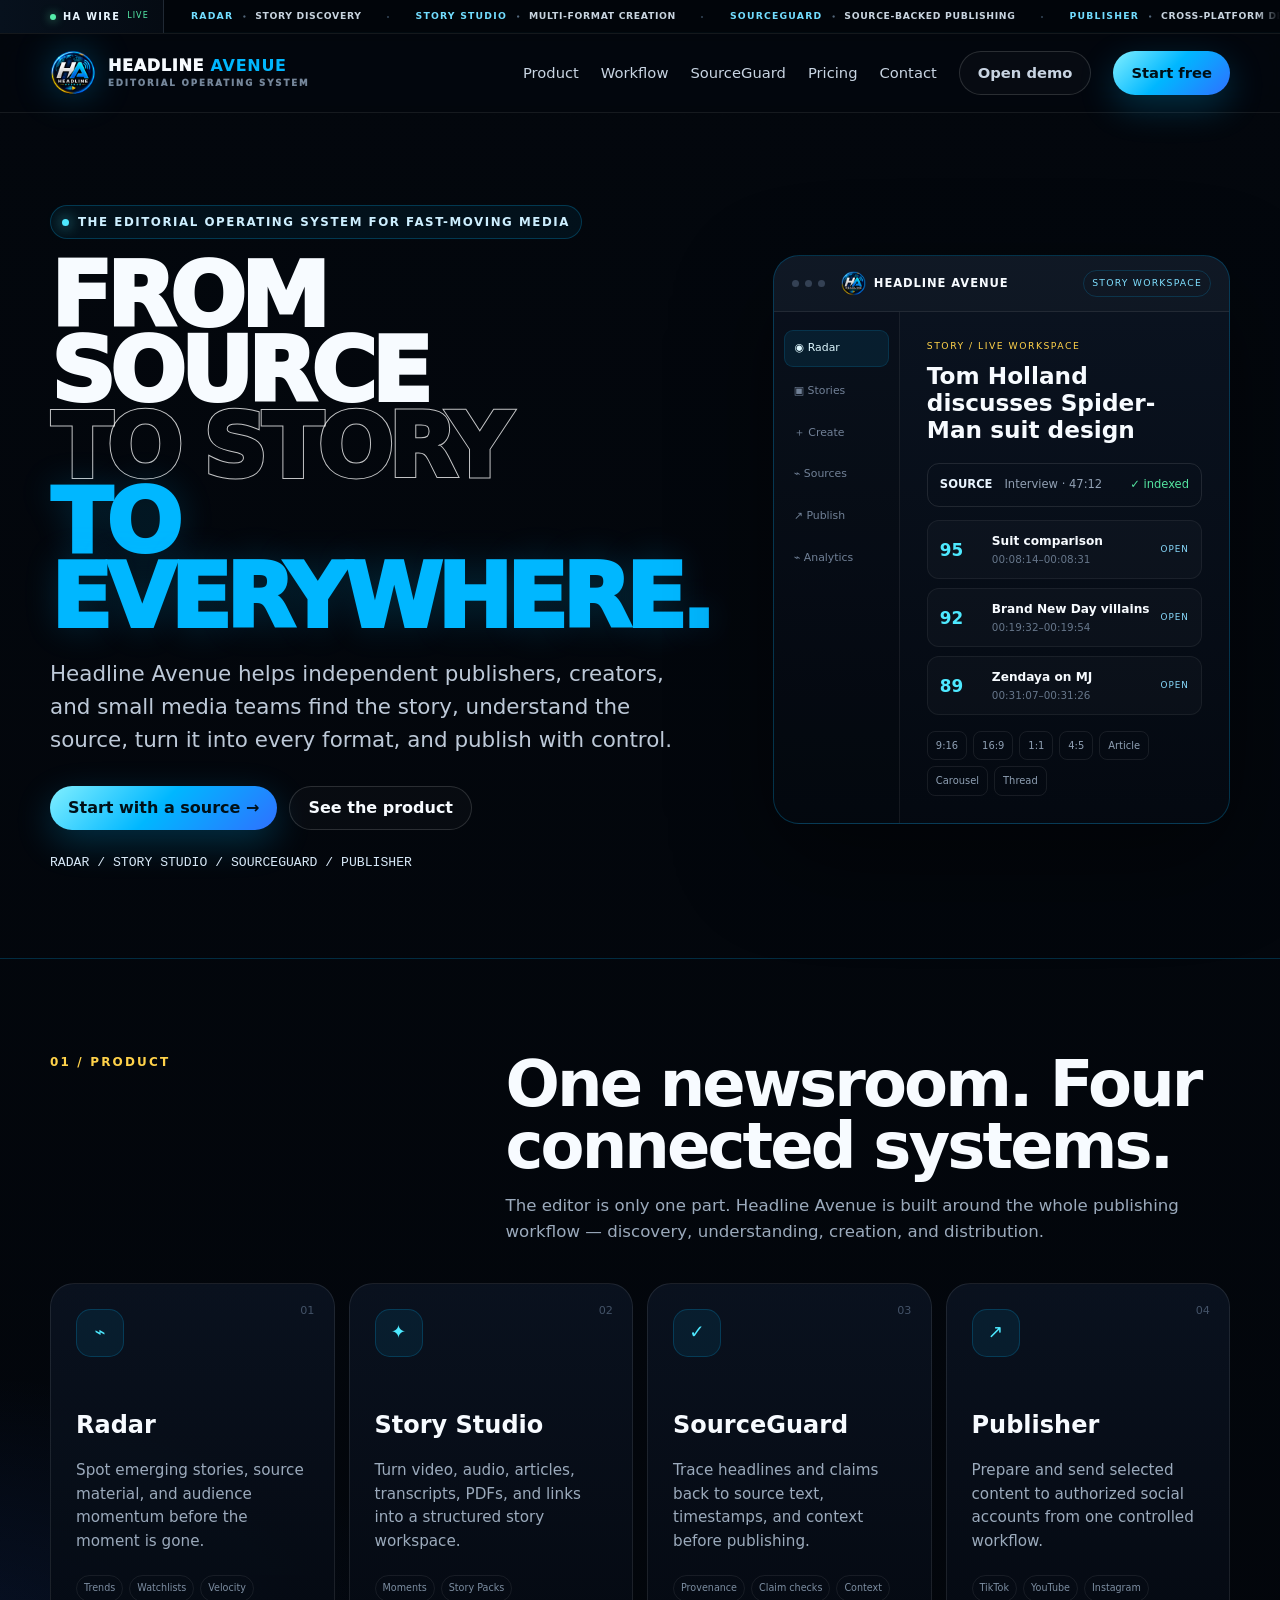
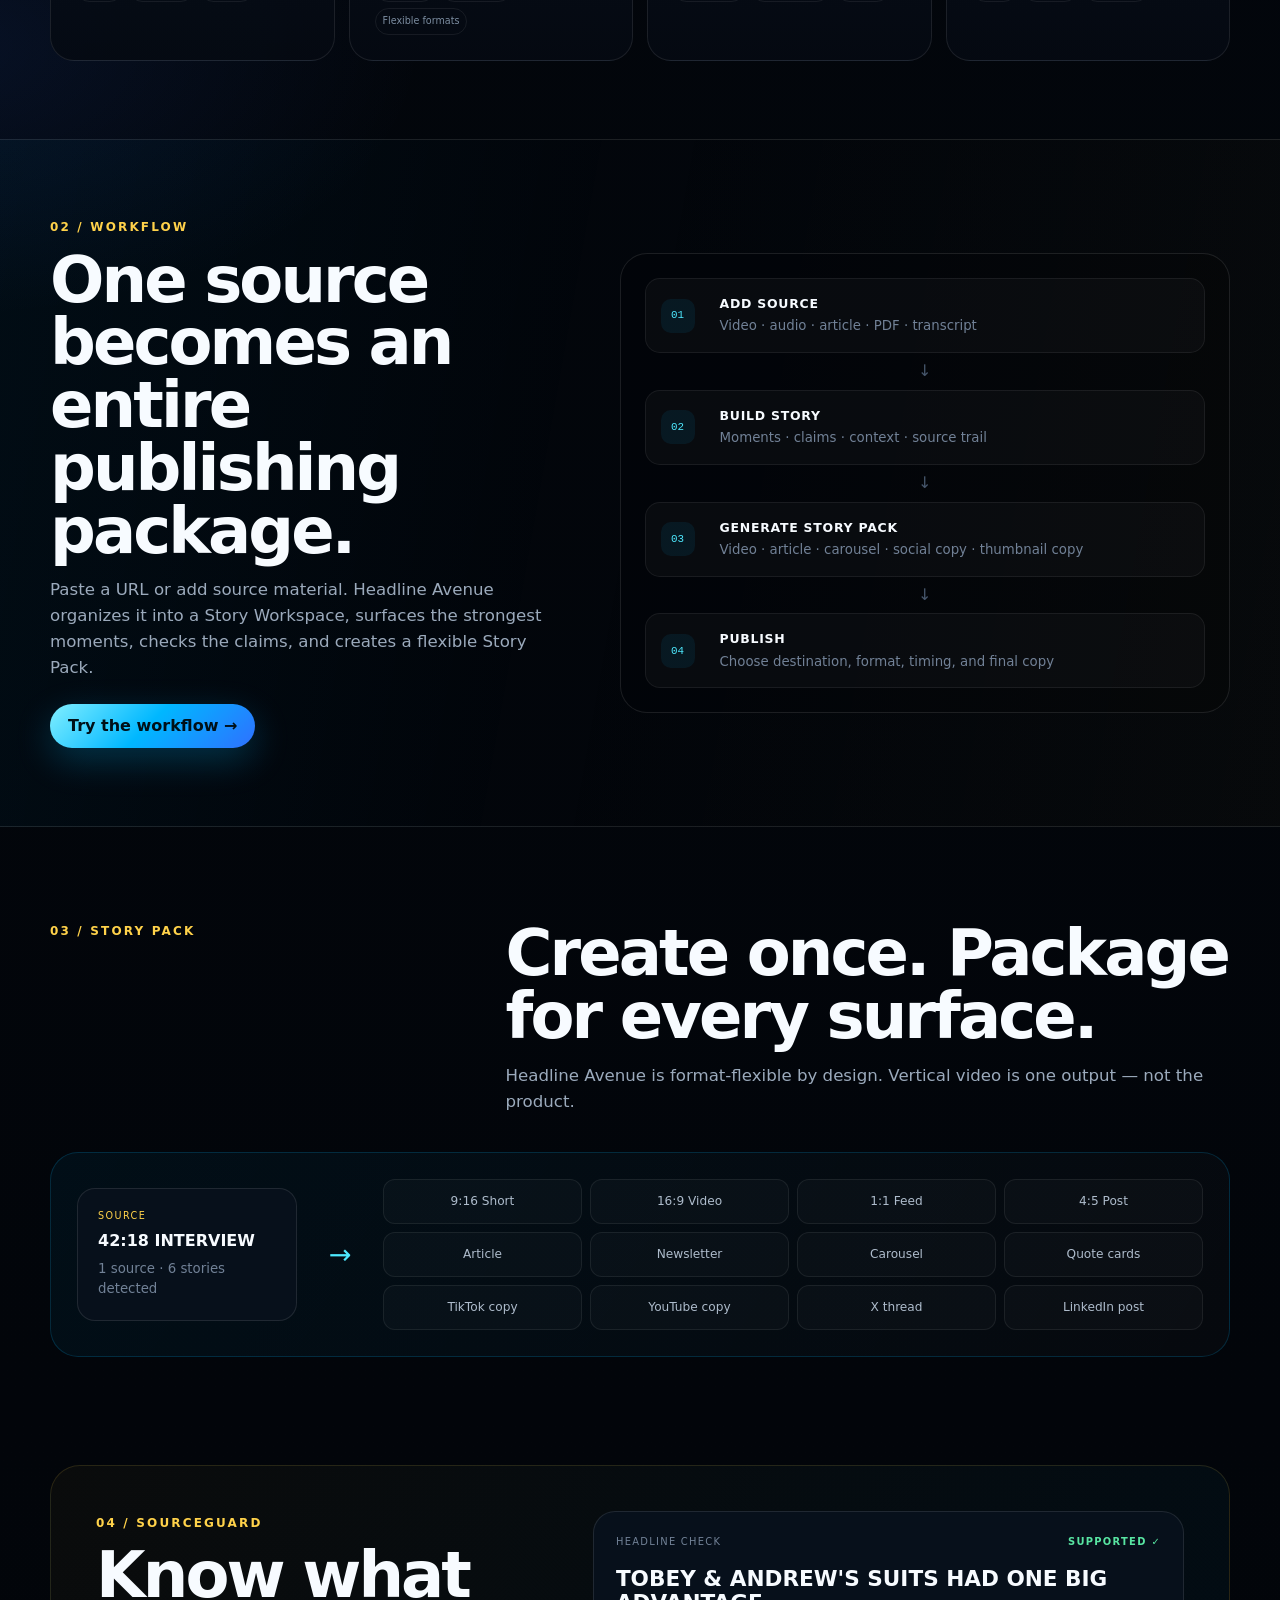
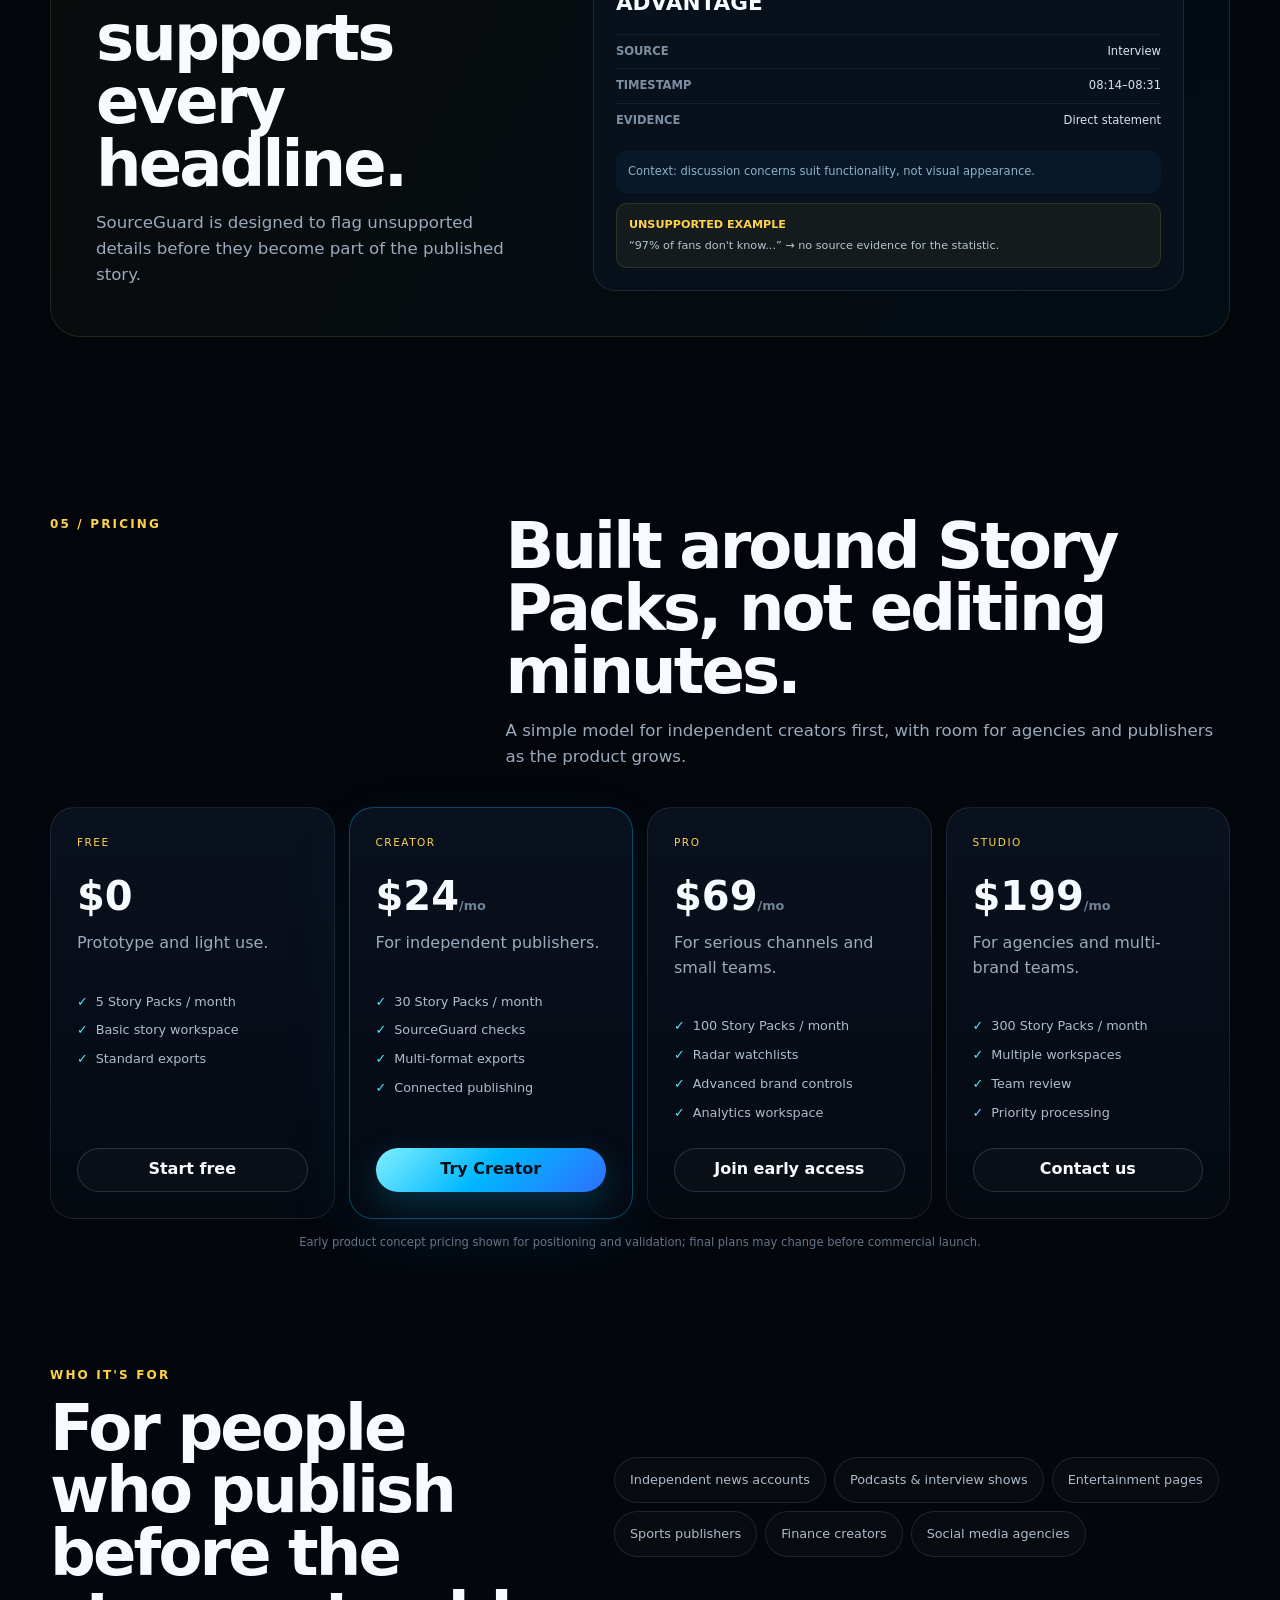
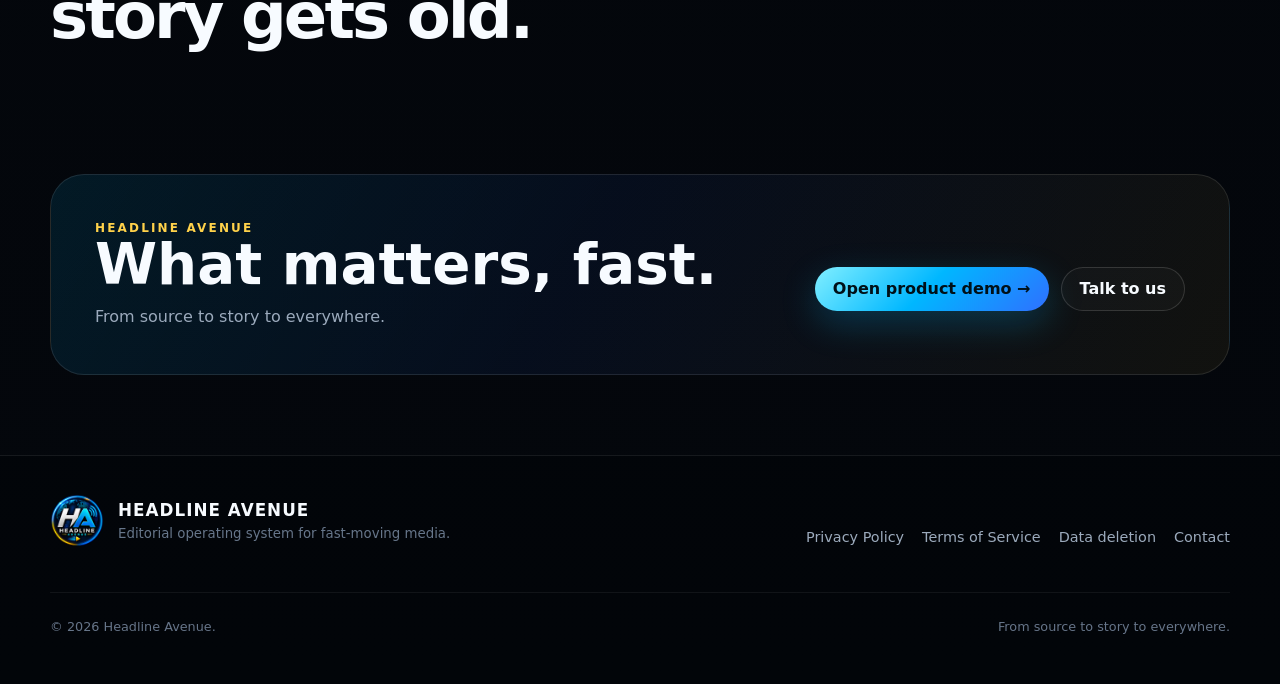
<file: index.html>
<!doctype html>
<html lang="en">
<head>
<meta charset="utf-8">
<meta name="viewport" content="width=device-width,initial-scale=1">
<meta name="theme-color" content="#02050a">
<meta name="description" content="Headline Avenue is an editorial operating system for creators and small media teams — from source to story to every platform.">
<meta property="og:title" content="Headline Avenue — From source to story to everywhere.">
<meta property="og:description" content="Find what matters. Understand the source. Create every format. Publish with control.">
<meta property="og:type" content="website">
<meta property="og:url" content="https://headlineavenue.github.io/headline-avenue-site/">
<link rel="canonical" href="https://headlineavenue.github.io/headline-avenue-site/">
<title>Headline Avenue — From source to story to everywhere.</title>
<link rel="icon" href="assets/headline-avenue-logo.png" type="image/png">
<link rel="stylesheet" href="styles.css">
<script defer src="script.js"></script>
</head>
<body>
<div class="progress" aria-hidden="true"><span></span></div>
<div class="newswire" aria-label="Headline Avenue live product rail">
  <div class="newswire-label"><span class="live-dot"></span><b>HA WIRE</b><small>LIVE</small></div>
  <div class="newswire-window">
    <div class="newswire-track">
      <div class="newswire-group">
        <span><b>RADAR</b><em>Story discovery</em></span>
        <span><b>STORY STUDIO</b><em>Multi-format creation</em></span>
        <span><b>SOURCEGUARD</b><em>Source-backed publishing</em></span>
        <span><b>PUBLISHER</b><em>Cross-platform delivery</em></span>
        <span><b>HEADLINE AVENUE</b><em>What matters, fast.</em></span>
      </div>
      <div class="newswire-group" aria-hidden="true">
        <span><b>RADAR</b><em>Story discovery</em></span>
        <span><b>STORY STUDIO</b><em>Multi-format creation</em></span>
        <span><b>SOURCEGUARD</b><em>Source-backed publishing</em></span>
        <span><b>PUBLISHER</b><em>Cross-platform delivery</em></span>
        <span><b>HEADLINE AVENUE</b><em>What matters, fast.</em></span>
      </div>
      <div class="newswire-group" aria-hidden="true">
        <span><b>RADAR</b><em>Story discovery</em></span>
        <span><b>STORY STUDIO</b><em>Multi-format creation</em></span>
        <span><b>SOURCEGUARD</b><em>Source-backed publishing</em></span>
        <span><b>PUBLISHER</b><em>Cross-platform delivery</em></span>
        <span><b>HEADLINE AVENUE</b><em>What matters, fast.</em></span>
      </div>
    </div>
  </div>
</div>

<header>
  <div class="wrap nav">
    <a class="brand" href="index.html">
      <img src="assets/headline-avenue-logo.png" alt="Headline Avenue logo">
      <span class="brand-wordmark">HEADLINE <b>AVENUE</b><small>EDITORIAL OPERATING SYSTEM</small></span>
    </a>
    <button class="menu-toggle" aria-expanded="false" aria-controls="main-nav" aria-label="Open navigation"><span></span><span></span></button>
    <nav id="main-nav">
      <a href="#product">Product</a>
      <a href="#workflow">Workflow</a>
      <a href="#sourceguard">SourceGuard</a>
      <a href="#pricing">Pricing</a>
      <a href="contact.html">Contact</a>
      <a class="btn" href="app.html">Open demo</a>
      <a class="btn primary" href="app.html">Start free</a>
    </nav>
  </div>
</header>

<main>
  <section class="saas-hero">
    <div class="wrap saas-hero-grid">
      <div class="reveal in">
        <div class="eyebrow">The editorial operating system for fast-moving media</div>
        <h1 class="saas-title">FROM SOURCE<br><span class="line2">TO STORY</span><span class="blue">TO EVERYWHERE.</span></h1>
        <p class="lead">Headline Avenue helps independent publishers, creators, and small media teams find the story, understand the source, turn it into every format, and publish with control.</p>
        <div class="hero-actions">
          <a class="btn primary" href="app.html">Start with a source →</a>
          <a class="btn" href="#product">See the product</a>
        </div>
        <div class="hero-note"><span class="mono">RADAR / STORY STUDIO / SOURCEGUARD / PUBLISHER</span></div>
      </div>

      <div class="product-preview reveal in" aria-label="Headline Avenue product preview">
        <div class="preview-chrome">
          <div class="preview-dots"><span></span><span></span><span></span></div>
          <div class="preview-brand"><img src="assets/headline-avenue-logo.png" alt=""><strong>HEADLINE AVENUE</strong></div>
          <span class="preview-chip">STORY WORKSPACE</span>
        </div>
        <div class="preview-body">
          <aside class="preview-sidebar">
            <span class="active">◉ Radar</span>
            <span>▣ Stories</span>
            <span>＋ Create</span>
            <span>⌁ Sources</span>
            <span>↗ Publish</span>
            <span>⌁ Analytics</span>
          </aside>
          <div class="preview-main">
            <div class="preview-kicker">STORY / LIVE WORKSPACE</div>
            <h3>Tom Holland discusses Spider-Man suit design</h3>
            <div class="preview-source"><b>SOURCE</b><span>Interview · 47:12</span><span class="verified">✓ indexed</span></div>
            <div class="preview-moments">
              <div><strong>95</strong><span><b>Suit comparison</b><small>00:08:14–00:08:31</small></span><em>OPEN</em></div>
              <div><strong>92</strong><span><b>Brand New Day villains</b><small>00:19:32–00:19:54</small></span><em>OPEN</em></div>
              <div><strong>89</strong><span><b>Zendaya on MJ</b><small>00:31:07–00:31:26</small></span><em>OPEN</em></div>
            </div>
            <div class="preview-actions"><span>9:16</span><span>16:9</span><span>1:1</span><span>4:5</span><span>Article</span><span>Carousel</span><span>Thread</span></div>
          </div>
        </div>
      </div>
    </div>
  </section>

  <section id="product" class="product-suite">
    <div class="wrap">
      <div class="section-head reveal">
        <div><div class="kicker">01 / Product</div></div>
        <div>
          <h2 class="section-title">One newsroom. Four connected systems.</h2>
          <p class="section-copy">The editor is only one part. Headline Avenue is built around the whole publishing workflow — discovery, understanding, creation, and distribution.</p>
        </div>
      </div>
      <div class="suite-grid">
        <article class="suite-card reveal">
          <span class="suite-number">01</span><div class="suite-icon">⌁</div>
          <h3>Radar</h3><p>Spot emerging stories, source material, and audience momentum before the moment is gone.</p>
          <div class="suite-tags"><span>Trends</span><span>Watchlists</span><span>Velocity</span></div>
        </article>
        <article class="suite-card reveal">
          <span class="suite-number">02</span><div class="suite-icon">✦</div>
          <h3>Story Studio</h3><p>Turn video, audio, articles, transcripts, PDFs, and links into a structured story workspace.</p>
          <div class="suite-tags"><span>Moments</span><span>Story Packs</span><span>Flexible formats</span></div>
        </article>
        <article class="suite-card reveal" id="sourceguard">
          <span class="suite-number">03</span><div class="suite-icon">✓</div>
          <h3>SourceGuard</h3><p>Trace headlines and claims back to source text, timestamps, and context before publishing.</p>
          <div class="suite-tags"><span>Provenance</span><span>Claim checks</span><span>Context</span></div>
        </article>
        <article class="suite-card reveal">
          <span class="suite-number">04</span><div class="suite-icon">↗</div>
          <h3>Publisher</h3><p>Prepare and send selected content to authorized social accounts from one controlled workflow.</p>
          <div class="suite-tags"><span>TikTok</span><span>YouTube</span><span>Instagram</span></div>
        </article>
      </div>
    </div>
  </section>

  <section id="workflow" class="workflow-section">
    <div class="wrap workflow-grid">
      <div class="reveal">
        <div class="kicker">02 / Workflow</div>
        <h2 class="section-title" style="margin-top:12px">One source becomes an entire publishing package.</h2>
        <p class="section-copy">Paste a URL or add source material. Headline Avenue organizes it into a Story Workspace, surfaces the strongest moments, checks the claims, and creates a flexible Story Pack.</p>
        <a class="btn primary workflow-cta" href="app.html">Try the workflow →</a>
      </div>
      <div class="flow-map reveal">
        <div class="flow-step"><span>01</span><div><b>ADD SOURCE</b><small>Video · audio · article · PDF · transcript</small></div></div>
        <div class="flow-arrow">↓</div>
        <div class="flow-step"><span>02</span><div><b>BUILD STORY</b><small>Moments · claims · context · source trail</small></div></div>
        <div class="flow-arrow">↓</div>
        <div class="flow-step"><span>03</span><div><b>GENERATE STORY PACK</b><small>Video · article · carousel · social copy · thumbnail copy</small></div></div>
        <div class="flow-arrow">↓</div>
        <div class="flow-step"><span>04</span><div><b>PUBLISH</b><small>Choose destination, format, timing, and final copy</small></div></div>
      </div>
    </div>
  </section>

  <section class="storypack-section">
    <div class="wrap">
      <div class="section-head reveal">
        <div><div class="kicker">03 / Story Pack</div></div>
        <div><h2 class="section-title">Create once. Package for every surface.</h2><p class="section-copy">Headline Avenue is format-flexible by design. Vertical video is one output — not the product.</p></div>
      </div>
      <div class="output-board reveal">
        <div class="output-source">
          <span class="output-label">SOURCE</span>
          <strong>42:18 INTERVIEW</strong>
          <small>1 source · 6 stories detected</small>
        </div>
        <div class="output-arrow">→</div>
        <div class="output-grid">
          <span>9:16 Short</span><span>16:9 Video</span><span>1:1 Feed</span><span>4:5 Post</span>
          <span>Article</span><span>Newsletter</span><span>Carousel</span><span>Quote cards</span>
          <span>TikTok copy</span><span>YouTube copy</span><span>X thread</span><span>LinkedIn post</span>
        </div>
      </div>
    </div>
  </section>

  <section class="guard-section">
    <div class="wrap guard-grid reveal">
      <div>
        <div class="kicker">04 / SourceGuard</div>
        <h2 class="section-title" style="margin-top:12px">Know what supports every headline.</h2>
        <p class="section-copy">SourceGuard is designed to flag unsupported details before they become part of the published story.</p>
      </div>
      <div class="claim-card">
        <div class="claim-top"><span>HEADLINE CHECK</span><b class="claim-pass">SUPPORTED ✓</b></div>
        <h3>TOBEY & ANDREW'S SUITS HAD ONE BIG ADVANTAGE</h3>
        <div class="claim-row"><b>SOURCE</b><span>Interview</span></div>
        <div class="claim-row"><b>TIMESTAMP</b><span>08:14–08:31</span></div>
        <div class="claim-row"><b>EVIDENCE</b><span>Direct statement</span></div>
        <div class="claim-context">Context: discussion concerns suit functionality, not visual appearance.</div>
        <div class="claim-warning"><b>UNSUPPORTED EXAMPLE</b><span>“97% of fans don't know...” → no source evidence for the statistic.</span></div>
      </div>
    </div>
  </section>

  <section id="pricing" class="pricing-section">
    <div class="wrap">
      <div class="section-head reveal">
        <div><div class="kicker">05 / Pricing</div></div>
        <div><h2 class="section-title">Built around Story Packs, not editing minutes.</h2><p class="section-copy">A simple model for independent creators first, with room for agencies and publishers as the product grows.</p></div>
      </div>
      <div class="pricing-grid">
        <article class="price-card reveal"><span>FREE</span><h3>$0</h3><p>Prototype and light use.</p><ul><li>5 Story Packs / month</li><li>Basic story workspace</li><li>Standard exports</li></ul><a class="btn" href="app.html">Start free</a></article>
        <article class="price-card featured reveal"><span>CREATOR</span><h3>$24<small>/mo</small></h3><p>For independent publishers.</p><ul><li>30 Story Packs / month</li><li>SourceGuard checks</li><li>Multi-format exports</li><li>Connected publishing</li></ul><a class="btn primary" href="app.html">Try Creator</a></article>
        <article class="price-card reveal"><span>PRO</span><h3>$69<small>/mo</small></h3><p>For serious channels and small teams.</p><ul><li>100 Story Packs / month</li><li>Radar watchlists</li><li>Advanced brand controls</li><li>Analytics workspace</li></ul><a class="btn" href="contact.html">Join early access</a></article>
        <article class="price-card reveal"><span>STUDIO</span><h3>$199<small>/mo</small></h3><p>For agencies and multi-brand teams.</p><ul><li>300 Story Packs / month</li><li>Multiple workspaces</li><li>Team review</li><li>Priority processing</li></ul><a class="btn" href="contact.html">Contact us</a></article>
      </div>
      <p class="pricing-note">Early product concept pricing shown for positioning and validation; final plans may change before commercial launch.</p>
    </div>
  </section>

  <section class="audience-section">
    <div class="wrap audience-grid reveal">
      <div><div class="kicker">WHO IT'S FOR</div><h2 class="section-title" style="margin-top:12px">For people who publish before the story gets old.</h2></div>
      <div class="audience-list">
        <span>Independent news accounts</span><span>Podcasts & interview shows</span><span>Entertainment pages</span><span>Sports publishers</span><span>Finance creators</span><span>Social media agencies</span>
      </div>
    </div>
  </section>

  <div class="cta-shell">
    <div class="wrap">
      <div class="cta reveal">
        <div class="cta-inner">
          <div><div class="kicker">HEADLINE AVENUE</div><h2>What matters, fast.</h2><p>From source to story to everywhere.</p></div>
          <div class="hero-actions"><a class="btn primary" href="app.html">Open product demo →</a><a class="btn" href="contact.html">Talk to us</a></div>
        </div>
      </div>
    </div>
  </div>
</main>

<footer>
  <div class="wrap footer-grid">
    <div class="footer-brand"><img src="assets/headline-avenue-logo.png" alt=""><div><strong>HEADLINE AVENUE</strong><small>Editorial operating system for fast-moving media.</small></div></div>
    <div class="footer-links"><a href="privacy.html">Privacy Policy</a><a href="terms.html">Terms of Service</a><a href="data-deletion.html">Data deletion</a><a href="contact.html">Contact</a></div>
    <div class="footer-bottom"><span>© <span data-year></span> Headline Avenue.</span><span>From source to story to everywhere.</span></div>
  </div>
</footer>
</body>
</html>
</file>
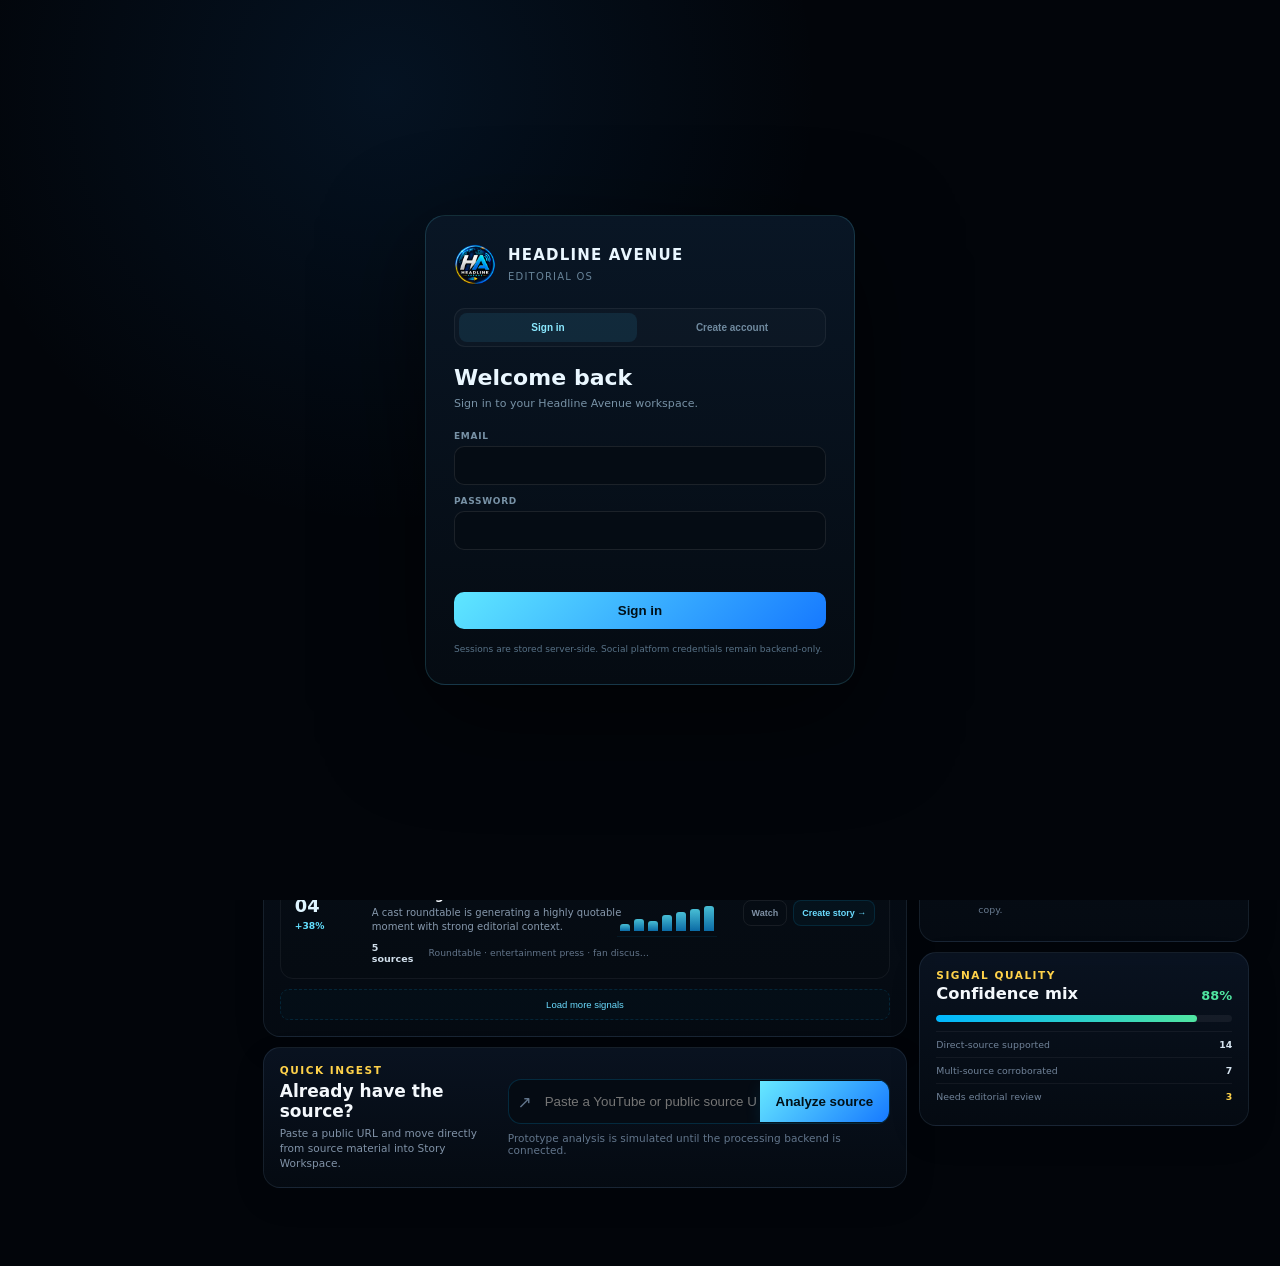
<file: app.html>
<!doctype html>
<html lang="en">
<head>
<meta charset="utf-8"><meta name="viewport" content="width=device-width,initial-scale=1">
<meta name="theme-color" content="#02050a">
<title>Headline Avenue — Editorial OS</title>
<link rel="icon" href="assets/headline-avenue-logo.png" type="image/png">
<link rel="stylesheet" href="app.css?v=20261125-0318">
<script defer src="runtime-config.js?v=20261113-0435"></script>
<script defer src="auth.js?v=20261113-0435"></script>
<script defer src="app.js?v=20261125-0310"></script>
</head>
<body>
<div class="app-shell">
  <aside class="app-sidebar">
    <a class="app-logo" href="index.html"><img src="assets/headline-avenue-logo.png" alt=""><div><b>HEADLINE AVENUE</b><small>EDITORIAL OS</small></div></a>
    <nav class="app-nav">
      <button class="active" data-view="home">◉ <span>Radar</span></button>
      <button data-view="stories">▣ <span>Stories</span></button>
      <button data-view="create">＋ <span>Create</span></button>
      <button data-view="sources">⌁ <span>Sources</span></button>
      <button data-view="publish">↗ <span>Publish</span></button>
      <button data-view="analytics">⌁ <span>Analytics</span></button>
    </nav>
    <div class="app-side-bottom"><span class="status-dot"></span> Secure workspace<br><a href="index.html">← Marketing site</a></div>
  </aside>

  <main class="app-main">
    <header class="app-top">
      <div><span class="app-breadcrumb">HEADLINE AVENUE / EDITORIAL OS</span><h1 id="view-title">Radar</h1></div>
      <div class="app-user"><span>HA</span><div><b>Headline Avenue</b><small>Creator workspace</small></div></div>
    </header>

    <section id="view-home" class="app-view active">
      <div class="radar-head">
        <div>
          <span class="panel-kicker">RADAR / LIVE STORY INTELLIGENCE</span>
          <h2>What is moving now</h2>
          <p>Track rising conversations, source activity, and story opportunities before they become obvious.</p>
        </div>
        <div class="radar-head-actions">
          <span class="radar-live"><i></i> LIVE SIGNALS</span>
          <button class="primary-action" id="radar-create-btn">＋ Create story</button>
        </div>
      </div>

      <div class="radar-metrics">
        <article><span>ACTIVE SIGNALS</span><strong>24</strong><small>7 accelerating</small></article>
        <article><span>HIGH-CONFIDENCE</span><strong class="metric-green">9</strong><small>Source-backed</small></article>
        <article><span>WATCHLIST HITS</span><strong>13</strong><small>Last 6 hours</small></article>
        <article><span>NEEDS REVIEW</span><strong class="metric-gold">3</strong><small>Context or sourcing</small></article>
      </div>

      <div class="radar-toolbar">
        <div class="radar-tabs" role="tablist" aria-label="Radar category">
          <button class="active" data-radar-tab="all">All signals <span>24</span></button>
          <button data-radar-tab="entertainment">Entertainment <span>8</span></button>
          <button data-radar-tab="technology">Technology <span>7</span></button>
          <button data-radar-tab="sports">Sports <span>5</span></button>
          <button data-radar-tab="culture">Culture <span>4</span></button>
        </div>
        <div class="radar-tools">
          <label class="radar-search"><span>⌕</span><input id="radar-search-input" type="search" placeholder="Search topics or sources"></label>
          <select id="radar-velocity-filter" aria-label="Filter by velocity">
            <option value="all">All velocity</option>
            <option value="surging">Surging</option>
            <option value="rising">Rising</option>
          </select>
        </div>
      </div>

      <div class="radar-command-layout">
        <div class="radar-command-main">
          <article class="radar-command-card trend-board">
            <div class="radar-card-head">
              <div><span class="panel-kicker">SIGNAL BOARD</span><h3>Emerging story opportunities</h3></div>
              <span class="radar-refresh">Updated just now</span>
            </div>

            <div id="radar-signal-list" class="radar-signal-list">
              <article class="radar-signal featured" data-radar-category="entertainment" data-radar-velocity="surging" data-radar-title="Spider-Man casting discussion" data-radar-source="IMDb interview fan discussion">
                <div class="radar-rank"><strong>01</strong><span>+186%</span></div>
                <div class="radar-signal-copy"><div class="signal-meta"><span class="signal-status surging">SURGING</span><em>Entertainment</em></div><h3>Spider-Man casting discussion</h3><p>Interview clips and fan conversation are accelerating around suit comparisons and casting details.</p><div class="signal-source"><b>3 sources</b><span>IMDb interview · YouTube · social discussion</span></div></div>
                <div class="radar-spark"><i style="height:22%"></i><i style="height:31%"></i><i style="height:38%"></i><i style="height:54%"></i><i style="height:65%"></i><i style="height:82%"></i><i style="height:96%"></i></div>
                <div class="radar-signal-actions"><button data-radar-watch>Watch</button><button class="mini-action" data-create-demo>Create story →</button></div>
              </article>

              <article class="radar-signal" data-radar-category="technology" data-radar-velocity="surging" data-radar-title="AI product announcement" data-radar-source="official keynote product blog">
                <div class="radar-rank"><strong>02</strong><span>+72%</span></div>
                <div class="radar-signal-copy"><div class="signal-meta"><span class="signal-status surging">SURGING</span><em>Technology</em></div><h3>AI product announcement</h3><p>Cross-platform discussion velocity is rising after a keynote and follow-up product release.</p><div class="signal-source"><b>4 sources</b><span>Official keynote · product blog · creator reactions</span></div></div>
                <div class="radar-spark"><i style="height:27%"></i><i style="height:35%"></i><i style="height:48%"></i><i style="height:46%"></i><i style="height:63%"></i><i style="height:71%"></i><i style="height:84%"></i></div>
                <div class="radar-signal-actions"><button data-radar-watch>Watch</button><button class="mini-action" data-create-demo>Create story →</button></div>
              </article>

              <article class="radar-signal" data-radar-category="sports" data-radar-velocity="rising" data-radar-title="Major sports interview" data-radar-source="post-game press room interview">
                <div class="radar-rank"><strong>03</strong><span>+51%</span></div>
                <div class="radar-signal-copy"><div class="signal-meta"><span class="signal-status rising">RISING</span><em>Sports</em></div><h3>Major sports interview</h3><p>A quote from a post-game interview is producing unusually strong completion and resharing signals.</p><div class="signal-source"><b>2 sources</b><span>Press room video · team social account</span></div></div>
                <div class="radar-spark"><i style="height:30%"></i><i style="height:43%"></i><i style="height:39%"></i><i style="height:56%"></i><i style="height:62%"></i><i style="height:68%"></i><i style="height:75%"></i></div>
                <div class="radar-signal-actions"><button data-radar-watch>Watch</button><button class="mini-action" data-create-demo>Create story →</button></div>
              </article>

              <article class="radar-signal" data-radar-category="culture" data-radar-velocity="rising" data-radar-title="Streaming series interview moment" data-radar-source="cast roundtable entertainment press">
                <div class="radar-rank"><strong>04</strong><span>+38%</span></div>
                <div class="radar-signal-copy"><div class="signal-meta"><span class="signal-status rising">RISING</span><em>Culture</em></div><h3>Streaming-series interview moment</h3><p>A cast roundtable is generating a highly quotable moment with strong editorial context.</p><div class="signal-source"><b>5 sources</b><span>Roundtable · entertainment press · fan discussion</span></div></div>
                <div class="radar-spark"><i style="height:21%"></i><i style="height:33%"></i><i style="height:29%"></i><i style="height:44%"></i><i style="height:51%"></i><i style="height:61%"></i><i style="height:69%"></i></div>
                <div class="radar-signal-actions"><button data-radar-watch>Watch</button><button class="mini-action" data-create-demo>Create story →</button></div>
              </article>
            </div>

            <div id="radar-empty" class="radar-empty" hidden>No signals match these filters.</div>
            <button class="radar-load-more" id="radar-load-more">Load more signals</button>
          </article>

          <article class="radar-command-card source-entry premium-source-entry">
            <div>
              <span class="panel-kicker">QUICK INGEST</span>
              <h3>Already have the source?</h3>
              <p>Paste a public URL and move directly from source material into Story Workspace.</p>
            </div>
            <form id="source-form">
              <div class="source-input-wrap"><span>↗</span><input id="source-url" type="url" placeholder="Paste a YouTube or public source URL..." required><button type="submit">Analyze source</button></div>
              <small id="source-help">Prototype analysis is simulated until the processing backend is connected.</small>
            </form>
          </article>
        </div>

        <aside class="radar-command-aside">
          <article class="radar-command-card">
            <div class="radar-card-head"><div><span class="panel-kicker">WATCHLIST PULSE</span><h3>What your desk is watching</h3></div><small>5 active</small></div>
            <div class="radar-watchlist">
              <button data-radar-watchlist><span class="watch-dot green"></span><div><b>Entertainment interviews</b><small>3 new signals · 12 min ago</small></div><em>+94%</em></button>
              <button data-radar-watchlist><span class="watch-dot blue"></span><div><b>AI product launches</b><small>2 new signals · 28 min ago</small></div><em>+61%</em></button>
              <button data-radar-watchlist><span class="watch-dot gold"></span><div><b>Sports press rooms</b><small>1 new signal · 1 hr ago</small></div><em>+43%</em></button>
            </div>
            <button class="secondary-source-btn" id="radar-manage-watchlists">Manage watchlists</button>
          </article>

          <article class="radar-command-card">
            <div class="radar-card-head"><div><span class="panel-kicker">DESK BRIEF</span><h3>What changed</h3></div><span class="radar-live small"><i></i> LIVE</span></div>
            <div class="desk-brief-list">
              <div><span class="brief-time">2m</span><p><b>Spider-Man signal moved to #1</b><small>Velocity increased from +121% to +186%.</small></p></div>
              <div><span class="brief-time">11m</span><p><b>New official source indexed</b><small>AI product announcement now has direct-source support.</small></p></div>
              <div><span class="brief-time">24m</span><p><b>Sports quote crossed threshold</b><small>Completion signal moved above workspace baseline.</small></p></div>
              <div><span class="brief-time">41m</span><p><b>1 signal sent for review</b><small>SourceGuard found a context mismatch in headline copy.</small></p></div>
            </div>
          </article>

          <article class="radar-command-card confidence-card">
            <div class="radar-card-head"><div><span class="panel-kicker">SIGNAL QUALITY</span><h3>Confidence mix</h3></div><b>88%</b></div>
            <div class="confidence-meter"><i></i></div>
            <div class="confidence-row"><span>Direct-source supported</span><b>14</b></div>
            <div class="confidence-row"><span>Multi-source corroborated</span><b>7</b></div>
            <div class="confidence-row"><span>Needs editorial review</span><b class="gold">3</b></div>
          </article>
        </aside>
      </div>
    </section>

    <section id="view-create" class="app-view">
      <div class="create-head">
        <div>
          <span class="panel-kicker">CREATE / STORY STUDIO</span>
          <h2>Create a story</h2>
          <p>Start with source material, choose the deliverables, then let Headline Avenue build the workspace around the story.</p>
        </div>
        <div class="create-status"><span class="status-dot"></span><b>Story Studio ready</b><small>Prototype workflow</small></div>
      </div>

      <div class="create-layout">
        <div class="create-main">
          <article class="create-card source-builder">
            <div class="create-card-head">
              <div><span class="step-number">01</span><div><span class="panel-kicker">SOURCE</span><h3>Choose what you're starting with</h3></div></div>
              <span class="create-hint">One source is enough to start</span>
            </div>

            <div class="source-type-tabs" role="tablist" aria-label="Source type">
              <button class="active" type="button" data-source-type="url"><span>↗</span> URL</button>
              <button type="button" data-source-type="upload"><span>↑</span> Upload</button>
              <button type="button" data-source-type="article"><span>≡</span> Article</button>
              <button type="button" data-source-type="audio"><span>◖</span> Audio</button>
              <button type="button" data-source-type="pdf"><span>▤</span> PDF</button>
              <button type="button" data-source-type="transcript"><span>“</span> Transcript</button>
            </div>

            <form id="create-builder-form">
              <div class="source-pane active" data-source-pane="url">
                <label class="create-label" for="create-source-url">Source URL</label>
                <div class="create-url-field"><span>↗</span><input id="create-source-url" type="url" placeholder="Paste a YouTube, podcast, article, or public source URL"><button type="button" id="sample-source">Use sample</button></div>
                <small>For this prototype, public URLs are accepted. Backend source extraction will be connected later.</small>
              </div>

              <div class="source-pane" data-source-pane="upload">
                <label class="upload-zone">
                  <input id="create-file-upload" type="file" accept="video/*">
                  <span class="upload-icon">↑</span><b>Drop a video here or choose a file</b><small>MP4, MOV, WebM · processing will be connected to the backend</small>
                  <em id="upload-file-name">No file selected</em>
                </label>
              </div>

              <div class="source-pane" data-source-pane="article">
                <label class="create-label" for="create-article-url">Article URL</label>
                <div class="create-url-field"><span>≡</span><input id="create-article-url" type="url" placeholder="Paste a news article, blog post, or press release URL"><button type="button" data-fill-article>Use sample</button></div>
                <small>Headline Avenue will eventually extract the text, key claims, entities, and source metadata.</small>
              </div>

              <div class="source-pane" data-source-pane="audio">
                <label class="upload-zone">
                  <input id="create-audio-upload" type="file" accept="audio/*">
                  <span class="upload-icon">◖</span><b>Drop audio here or choose a file</b><small>MP3, WAV, M4A · transcript and speaker detection planned</small>
                  <em id="audio-file-name">No file selected</em>
                </label>
              </div>

              <div class="source-pane" data-source-pane="pdf">
                <label class="upload-zone">
                  <input id="create-pdf-upload" type="file" accept=".pdf,application/pdf">
                  <span class="upload-icon">▤</span><b>Drop a PDF here or choose a file</b><small>Reports, filings, research, press material, and supporting documents</small>
                  <em id="pdf-file-name">No file selected</em>
                </label>
              </div>

              <div class="source-pane" data-source-pane="transcript">
                <label class="create-label" for="create-transcript">Transcript or source text</label>
                <textarea id="create-transcript" placeholder="Paste an interview transcript, press statement, notes, or source text here..."></textarea>
                <div class="text-counter"><span>Source text remains editable before analysis.</span><b id="transcript-count">0 characters</b></div>
              </div>

              <div class="create-divider"></div>

              <div class="create-card-head compact">
                <div><span class="step-number">02</span><div><span class="panel-kicker">OUTPUT</span><h3>What should Headline Avenue build?</h3></div></div>
              </div>

              <div class="build-choice-grid">
                <button class="build-choice selected" type="button" data-build-choice="storypack"><span class="choice-icon">✦</span><div><b>Full Story Pack</b><small>Best moments + multi-format publishing package</small></div><em>Recommended</em></button>
                <button class="build-choice" type="button" data-build-choice="video"><span class="choice-icon">▶</span><div><b>Video</b><small>Find moments and prepare flexible video outputs</small></div></button>
                <button class="build-choice" type="button" data-build-choice="article"><span class="choice-icon">≡</span><div><b>Article</b><small>Headline, summary, structure, and source trail</small></div></button>
                <button class="build-choice" type="button" data-build-choice="social"><span class="choice-icon">@</span><div><b>Social package</b><small>Carousel, thread, captions, and post copy</small></div></button>
              </div>

              <div class="create-options-grid">
                <div class="option-panel">
                  <div class="option-heading"><span>VIDEO FORMAT</span><small>Choose one or more</small></div>
                  <div class="format-pills create-format-pills">
                    <button type="button" class="selected" data-create-format="9:16"><b>9:16</b><small>Vertical</small></button>
                    <button type="button" data-create-format="16:9"><b>16:9</b><small>Landscape</small></button>
                    <button type="button" data-create-format="1:1"><b>1:1</b><small>Square</small></button>
                    <button type="button" data-create-format="4:5"><b>4:5</b><small>Feed</small></button>
                    <button type="button" data-create-format="original"><b>Original</b><small>Source ratio</small></button>
                  </div>
                </div>

                <div class="option-panel">
                  <div class="option-heading"><span>EDITORIAL MODE</span><small>Tone, not a rewrite of facts</small></div>
                  <div class="mode-pills">
                    <button type="button" class="selected" data-editorial-mode="balanced">Balanced</button>
                    <button type="button" data-editorial-mode="breaking">Breaking</button>
                    <button type="button" data-editorial-mode="explainer">Explainer</button>
                    <button type="button" data-editorial-mode="interview">Interview</button>
                    <button type="button" data-editorial-mode="analysis">Analysis</button>
                  </div>
                </div>
              </div>

              <div class="sourceguard-toggle">
                <div><span class="guard-mini">✓</span><div><b>Run SourceGuard before generation</b><small>Trace claims back to evidence and flag unsupported details.</small></div></div>
                <label class="switch"><input id="create-sourceguard" type="checkbox" checked><span></span></label>
              </div>

              <div class="create-submit-row">
                <div><b id="create-summary">Full Story Pack · 9:16 · Balanced</b><small>SourceGuard enabled</small></div>
                <button class="primary-action create-submit" type="submit">Build Story Workspace →</button>
              </div>
            </form>
          </article>
        </div>

        <aside class="create-aside">
          <article class="create-card">
            <div class="create-card-head compact"><div><span class="panel-kicker">RECENT SOURCES</span><h3>Continue where you left off</h3></div></div>
            <div class="recent-source-list">
              <button type="button" data-recent-url="https://www.youtube.com/watch?v=demo-spiderman"><span class="recent-icon video">▶</span><div><b>Spider-Man cast interview</b><small>YouTube · 47:12 · 6 stories</small></div><em>Use</em></button>
              <button type="button" data-recent-url="https://example.com/product-keynote"><span class="recent-icon link">↗</span><div><b>AI product keynote</b><small>Web source · 31:08 · 4 stories</small></div><em>Use</em></button>
              <button type="button" data-recent-url="https://example.com/sports-interview"><span class="recent-icon audio">◖</span><div><b>Post-game interview</b><small>Source · 14:41 · 3 stories</small></div><em>Use</em></button>
            </div>
          </article>

          <article class="create-card build-preview">
            <span class="panel-kicker">WHAT HAPPENS NEXT</span>
            <div class="build-preview-step"><span>1</span><div><b>Index the source</b><small>Transcript, metadata, timestamps, and structure</small></div></div>
            <div class="build-preview-step"><span>2</span><div><b>Find story angles</b><small>Moments, claims, context, and signal scores</small></div></div>
            <div class="build-preview-step"><span>3</span><div><b>Open Story Workspace</b><small>Review evidence before creating outputs</small></div></div>
            <div class="build-preview-step"><span>4</span><div><b>Generate Story Pack</b><small>Create only the formats you need</small></div></div>
          </article>

          <article class="create-card sourceguard-note">
            <div class="sourceguard-note-head"><span>✓</span><b>SourceGuard</b></div>
            <p>Headline Avenue is designed to preserve the distinction between what a source actually supports and what would merely make a catchy headline.</p>
          </article>
        </aside>
      </div>
    </section>

    <section id="view-stories" class="app-view">
      <div class="newsroom-head">
        <div>
          <span class="panel-kicker">NEWSROOM / STORY DESK</span>
          <h2>Stories</h2>
          <p>Manage every story from source review through publishing.</p>
        </div>
        <button class="primary-action" id="new-story-btn">＋ New story</button>
      </div>

      <div class="desk-metrics">
        <article><span>ACTIVE STORIES</span><strong id="story-metric-active">—</strong><small>Workspace-backed</small></article>
        <article><span>NEEDS REVIEW</span><strong class="metric-gold" id="story-metric-review">—</strong><small>SourceGuard or copy</small></article>
        <article><span>GENERATED ASSETS</span><strong id="story-metric-packs">—</strong><small>Persisted Story Pack outputs</small></article>
        <article><span>SCHEDULED</span><strong class="metric-green" id="story-metric-scheduled">—</strong><small>Publishing queue</small></article>
      </div>

      <div class="story-desk-toolbar">
        <div class="story-tabs" role="tablist" aria-label="Story status">
          <button class="active" data-story-tab="all">All <span id="story-tab-all-count">—</span></button>
          <button data-story-tab="active">Active <span id="story-tab-active-count">—</span></button>
          <button data-story-tab="review">Needs review <span id="story-tab-review-count">—</span></button>
          <button data-story-tab="scheduled">Scheduled <span id="story-tab-scheduled-count">—</span></button>
        </div>
        <div class="story-tools">
          <label class="story-search"><span>⌕</span><input id="story-search-input" type="search" placeholder="Search stories or sources"></label>
          <select id="story-topic-filter" aria-label="Filter by topic">
            <option value="all">All desks</option>
            <option value="entertainment">Entertainment</option>
            <option value="technology">Technology</option>
            <option value="sports">Sports</option>
            <option value="general">General</option>
          </select>
          <select id="story-sort" aria-label="Sort stories">
            <option value="updated">Recently updated</option>
            <option value="score">Highest signal</option>
            <option value="title">A–Z</option>
          </select>
        </div>
      </div>

      <div class="newsroom-layout">
        <div class="story-table-card">
          <div class="story-table-head">
            <span>STORY</span><span>SOURCE</span><span>STATUS</span><span>SOURCEGUARD</span><span>OUTPUTS</span><span>PUBLISH</span><span></span>
          </div>

          <div id="stories-list" class="story-table">
            <div class="story-empty-filter">Loading workspace stories…</div>
          </div>

          <div id="story-empty-filter" class="story-empty-filter" hidden>No stories match these filters.</div>
          <div class="story-table-footer"><span id="story-desk-footer-label">Loading workspace stories…</span><button id="load-more-stories">Refresh</button></div>
        </div>

        <aside class="desk-insights">
          <article class="insight-card attention">
            <div class="insight-head"><span>NEEDS ATTENTION</span><b>4</b></div>
            <button data-jump-review><span class="attention-icon">!</span><div><b>1 unsupported detail</b><small>AI product announcement</small></div><em>Review</em></button>
            <button data-jump-review><span class="attention-icon gold">Aa</span><div><b>2 headlines need approval</b><small>Editorial review queue</small></div><em>Review</em></button>
            <button><span class="attention-icon blue">↗</span><div><b>1 publish destination missing</b><small>Instagram account</small></div><em>Fix</em></button>
          </article>

          <article class="insight-card">
            <div class="insight-head"><span>DESK PULSE</span><small>LAST 24H</small></div>
            <div class="pulse-stat"><span>Stories created</span><b>8</b></div>
            <div class="pulse-stat"><span>Story Packs generated</span><b>21</b></div>
            <div class="pulse-stat"><span>SourceGuard pass rate</span><b class="green">91%</b></div>
            <div class="pulse-stat"><span>Items published</span><b>14</b></div>
          </article>

          <article class="insight-card">
            <div class="insight-head"><span>RECENT ACTIVITY</span><small>LIVE DESK</small></div>
            <div class="activity-item"><span class="activity-dot green"></span><div><b>Story Pack generated</b><small>Spider-Man suit story · 12 min ago</small></div></div>
            <div class="activity-item"><span class="activity-dot blue"></span><div><b>Source indexed</b><small>Official keynote · 38 min ago</small></div></div>
            <div class="activity-item"><span class="activity-dot gold"></span><div><b>SourceGuard flag added</b><small>AI announcement · 43 min ago</small></div></div>
          </article>
        </aside>
      </div>
    </section>

    <section id="view-sources" class="app-view">
      <div class="sources-head">
        <div>
          <span class="panel-kicker">SOURCES / INTELLIGENCE LIBRARY</span>
          <h2>Source library</h2>
          <p>Everything Headline Avenue has indexed, watched, or used to build a story.</p>
        </div>
        <button class="primary-action" id="add-source-btn">＋ Add source</button>
      </div>

      <div class="source-metrics">
        <article><span>INDEXED SOURCES</span><strong id="source-metric-indexed">—</strong><small>Ready for story analysis</small></article>
        <article><span>UPLOADED MEDIA</span><strong class="metric-green" id="source-metric-uploaded">—</strong><small>Awaiting transcription where needed</small></article>
        <article><span>TOTAL SOURCES</span><strong id="source-metric-total">—</strong><small>Authenticated workspace</small></article>
        <article><span>NEEDS ATTENTION</span><strong class="metric-gold" id="source-metric-attention">—</strong><small>Failed or incomplete ingestion</small></article>
      </div>

      <div class="source-toolbar">
        <div class="source-tabs" role="tablist" aria-label="Source type">
          <button class="active" data-source-tab="all">All <span id="source-tab-all-count">—</span></button>
          <button data-source-tab="video">Video <span id="source-tab-video-count">—</span></button>
          <button data-source-tab="article">Articles <span id="source-tab-article-count">—</span></button>
          <button data-source-tab="audio">Audio <span id="source-tab-audio-count">—</span></button>
          <button data-source-tab="document">Documents <span id="source-tab-document-count">—</span></button>
          <button data-source-tab="watchlist">Watchlists <span id="source-tab-watchlist-count">0</span></button>
        </div>
        <div class="source-tools">
          <label class="source-search"><span>⌕</span><input id="source-search-input" type="search" placeholder="Search titles, origins, or tags"></label>
          <select id="source-status-filter" aria-label="Filter source status">
            <option value="all">All states</option>
            <option value="ready">Ready</option>
            <option value="indexing">Indexing</option>
            <option value="attention">Needs attention</option>
          </select>
          <select id="source-sort" aria-label="Sort sources">
            <option value="recent">Recently added</option>
            <option value="stories">Most stories</option>
            <option value="title">A–Z</option>
          </select>
        </div>
      </div>

      <div class="sources-layout">
        <div class="source-table-card">
          <div class="source-table-head">
            <span>SOURCE</span><span>TYPE</span><span>INDEX</span><span>STORIES</span><span>SOURCEGUARD</span><span>ADDED</span><span></span>
          </div>

          <div id="source-library-list" class="source-table">
            <div class="source-empty-filter">Loading workspace sources…</div>
          </div>

          <div id="source-empty-filter" class="source-empty-filter" hidden>No sources match these filters.</div>
          <div class="source-table-footer"><span id="source-library-footer-label">Loading workspace sources…</span><button id="load-more-sources">Refresh</button></div>
        </div>

        <aside class="source-insights">
          <article class="source-insight-card">
            <div class="source-insight-head"><span>SOURCE HEALTH</span><b id="source-health-percent">—</b></div>
            <div class="health-row"><span>Indexed</span><b id="source-health-indexed">—</b></div>
            <div class="health-row"><span>Uploaded</span><b class="blue" id="source-health-uploaded">—</b></div>
            <div class="health-row"><span>Needs attention</span><b class="gold" id="source-health-attention">—</b></div>
          </article>
          <article class="source-insight-card">
            <div class="source-insight-head"><span>INGESTION</span><small>WORKSPACE</small></div>
            <div id="source-ingestion-summary" class="activity-item"><span class="activity-dot blue"></span><div><b>Loading source library</b><small>Checking persisted workspace data…</small></div></div>
          </article>
        </aside>
      </div>
    </section>
    <section id="view-publish" class="app-view">
      <div class="publish-head">
        <div>
          <span class="panel-kicker">PUBLISHER / DISTRIBUTION DESK</span>
          <h2>Publish</h2>
          <p>Review, schedule, and distribute Story Pack assets across authorized destinations.</p>
        </div>
        <button class="primary-action" id="compose-publish-btn">＋ New publish job</button>
      </div>

      <div class="publish-metrics">
        <article><span>READY TO PUBLISH</span><strong>9</strong><small>Across 5 stories</small></article>
        <article><span>SCHEDULED</span><strong class="metric-green">8</strong><small>Next 24 hours</small></article>
        <article><span>PUBLISHED TODAY</span><strong>14</strong><small>3 destinations</small></article>
        <article><span>NEEDS ATTENTION</span><strong class="metric-gold">2</strong><small>1 draft · 1 sandbox</small></article>
      </div>

      <div class="publisher-layout">
        <div class="publisher-main">
          <article class="publish-card account-strip">
            <div class="publish-card-title"><div><span class="panel-kicker">DESTINATIONS</span><h3>Connected accounts</h3></div><button id="manage-destinations">Manage</button></div>
            <div class="destination-grid">
              <button class="destination-card active" data-destination="youtube">
                <span class="destination-icon youtube">▶</span>
                <div><b>YouTube</b><small>Headline Avenue</small></div>
                <em class="dest-state connected">● Connected</em>
              </button>
              <button class="destination-card active" data-destination="instagram">
                <span class="destination-icon instagram">◎</span>
                <div><b>Instagram</b><small>@headlineavenue</small></div>
                <em class="dest-state connected">● Connected</em>
              </button>
              <button class="destination-card" data-destination="tiktok">
                <span class="destination-icon tiktok">♪</span>
                <div><b>TikTok</b><small>@headlineavenue</small></div>
                <em class="dest-state sandbox">Sandbox</em>
              </button>
            </div>
            <div class="prototype-connection-note">Prototype view — live account authorization will be handled by the publishing backend.</div>
          </article>

          <article class="publish-card">
            <div class="publish-queue-head">
              <div><span class="panel-kicker">PUBLISHING QUEUE</span><h3>Distribution jobs</h3></div>
              <div class="publish-tabs" role="tablist" aria-label="Publishing status">
                <button class="active" data-publish-tab="draft">Drafts <span>4</span></button>
                <button data-publish-tab="scheduled">Scheduled <span>8</span></button>
                <button data-publish-tab="published">Published <span>14</span></button>
                <button data-publish-tab="attention">Attention <span>2</span></button>
              </div>
            </div>

            <div class="publish-list" id="publish-job-list">
              <article class="publish-job selected" data-publish-status="draft" data-job-title="Tobey & Andrew's suits had one big advantage" data-job-platforms="YouTube, Instagram" data-job-time="Not scheduled">
                <div class="publish-thumb"><span>HA</span><small>00:47</small></div>
                <div class="publish-job-copy"><b>Tobey & Andrew's suits had one big advantage</b><small>Spider-Man cast interview · 9:16 video</small><div><span class="queue-badge draft">Draft</span><em>2 destinations</em></div></div>
                <div class="publish-platform-dots"><span class="platform-dot yt">YT</span><span class="platform-dot ig">IG</span></div>
                <div class="publish-job-time"><b>Not scheduled</b><small>Edited 18 min ago</small></div>
                <button class="publish-open" data-publish-open>Review →</button>
              </article>

              <article class="publish-job" data-publish-status="scheduled" data-job-title="Major sports interview produces a breakout quote" data-job-platforms="YouTube, Instagram, TikTok" data-job-time="Tomorrow · 9:30 AM">
                <div class="publish-thumb sports"><span>HA</span><small>00:34</small></div>
                <div class="publish-job-copy"><b>Major sports interview produces a breakout quote</b><small>Post-game interview · Story Pack</small><div><span class="queue-badge scheduled">Scheduled</span><em>3 destinations</em></div></div>
                <div class="publish-platform-dots"><span class="platform-dot yt">YT</span><span class="platform-dot ig">IG</span><span class="platform-dot tt">TT</span></div>
                <div class="publish-job-time"><b>Tomorrow · 9:30 AM</b><small>Local workspace time</small></div>
                <button class="publish-open" data-publish-open>Open →</button>
              </article>

              <article class="publish-job" data-publish-status="scheduled" data-job-title="AI product announcement — what changed" data-job-platforms="YouTube, Instagram" data-job-time="Tomorrow · 1:00 PM">
                <div class="publish-thumb tech"><span>HA</span><small>00:51</small></div>
                <div class="publish-job-copy"><b>AI product announcement — what changed</b><small>Official keynote · Explainer</small><div><span class="queue-badge scheduled">Scheduled</span><em>2 destinations</em></div></div>
                <div class="publish-platform-dots"><span class="platform-dot yt">YT</span><span class="platform-dot ig">IG</span></div>
                <div class="publish-job-time"><b>Tomorrow · 1:00 PM</b><small>Local workspace time</small></div>
                <button class="publish-open" data-publish-open>Open →</button>
              </article>

              <article class="publish-job" data-publish-status="published" data-job-title="Zendaya explains how MJ would respond" data-job-platforms="YouTube, Instagram" data-job-time="Today · 4:12 PM">
                <div class="publish-thumb entertainment"><span>HA</span><small>00:29</small></div>
                <div class="publish-job-copy"><b>Zendaya explains how MJ would respond</b><small>Cast interview · 9:16 video</small><div><span class="queue-badge published">Published</span><em>2 destinations</em></div></div>
                <div class="publish-platform-dots"><span class="platform-dot yt">YT</span><span class="platform-dot ig">IG</span></div>
                <div class="publish-job-time"><b>Today · 4:12 PM</b><small>Completed successfully</small></div>
                <button class="publish-open" data-publish-open>Results →</button>
              </article>

              <article class="publish-job" data-publish-status="attention" data-job-title="Creator workflow changed overnight" data-job-platforms="TikTok" data-job-time="Blocked">
                <div class="publish-thumb warning"><span>!</span><small>00:42</small></div>
                <div class="publish-job-copy"><b>Creator workflow changed overnight</b><small>Product announcement · 9:16 video</small><div><span class="queue-badge attention">Attention</span><em>TikTok sandbox</em></div></div>
                <div class="publish-platform-dots"><span class="platform-dot tt">TT</span></div>
                <div class="publish-job-time"><b>Blocked</b><small>Production approval required</small></div>
                <button class="publish-open" data-publish-open>Resolve →</button>
              </article>
            </div>

            <div id="publish-empty" class="publish-empty" hidden>No publishing jobs match this view.</div>
          </article>
        </div>

        <aside class="publisher-aside">
          <article class="publish-card publish-inspector">
            <div class="publish-card-title"><div><span class="panel-kicker">JOB INSPECTOR</span><h3>Review before sending</h3></div><span class="inspector-state">DRAFT</span></div>

            <div class="publish-preview">
              <div class="preview-frame">
                <div class="preview-brand-mark">HA</div>
                <span class="preview-hook">TOBEY & ANDREW'S SUITS<br><b>HAD ONE BIG ADVANTAGE</b></span>
                <span class="preview-caption">Tom Holland explains what made the older suits easier to use.</span>
                <div class="preview-controls"><span>♡</span><span>◯</span><span>↗</span></div>
              </div>
              <div class="preview-meta"><span>9:16 · 1080×1920</span><span>00:47</span></div>
            </div>

            <label class="publisher-field">Title
              <input id="publish-title-input" value="Tom Holland Reveals What Tobey & Andrew's Spider-Man Suits Did Better">
            </label>
            <label class="publisher-field">Caption
              <textarea id="publish-caption-input">Tom Holland explains why Tobey Maguire and Andrew Garfield had one major advantage when it came to their Spider-Man suits. Source: IMDb</textarea>
            </label>

            <div class="platform-editor">
              <span>DESTINATIONS</span>
              <label><input type="checkbox" data-publish-destination value="YouTube" checked><b>YT</b> YouTube</label>
              <label><input type="checkbox" data-publish-destination value="Instagram" checked><b>IG</b> Instagram</label>
              <label><input type="checkbox" data-publish-destination value="TikTok"><b>TT</b> TikTok <em>Sandbox</em></label>
            </div>

            <div class="schedule-editor">
              <div class="option-heading"><span>SEND TIME</span><small id="publish-schedule-label">Publish now</small></div>
              <div class="schedule-pills">
                <button class="selected" data-schedule-mode="now">Now</button>
                <button data-schedule-mode="later">Schedule</button>
                <button data-schedule-mode="draft">Save draft</button>
              </div>
              <div class="schedule-datetime" id="schedule-datetime" hidden>
                <input id="publish-date" type="date">
                <input id="publish-time" type="time" value="09:30">
              </div>
            </div>

            <div class="publish-checks">
              <div><span class="check-ok">✓</span><div><b>SourceGuard passed</b><small>Headline supported by source context</small></div></div>
              <div><span class="check-ok">✓</span><div><b>Branding present</b><small>Headline Avenue watermark detected</small></div></div>
              <div><span class="check-warn">!</span><div><b>TikTok limited to sandbox</b><small>Production Direct Post is not enabled yet</small></div></div>
            </div>

            <button class="primary-action publisher-submit" id="publisher-submit">Publish to 2 destinations →</button>
            <button class="publisher-secondary" id="publisher-save-draft">Save changes</button>
          </article>

          <article class="publish-card today-schedule">
            <div class="publish-card-title"><div><span class="panel-kicker">TODAY</span><h3>Distribution timeline</h3></div><small>3 items</small></div>
            <div class="timeline-item done"><span>10:00</span><div><b>Morning story</b><small>YouTube · Instagram</small></div></div>
            <div class="timeline-item done"><span>16:12</span><div><b>Zendaya / MJ clip</b><small>YouTube · Instagram</small></div></div>
            <div class="timeline-item next"><span>19:30</span><div><b>Evening publish window</b><small>1 Story Pack ready</small></div></div>
          </article>
        </aside>
      </div>
    </section>
    <section id="view-analytics" class="app-view">
      <div class="analytics-head">
        <div>
          <span class="panel-kicker">ANALYTICS / EDITORIAL INTELLIGENCE</span>
          <h2>Performance intelligence</h2>
          <p>Understand what traveled, why it worked, and what Headline Avenue recommends next.</p>
        </div>
        <div class="analytics-controls">
          <div class="analytics-period">
            <button data-analytics-period="7d">7D</button>
            <button class="active" data-analytics-period="30d">30D</button>
            <button data-analytics-period="90d">90D</button>
          </div>
          <select id="analytics-platform-filter" aria-label="Filter analytics by platform">
            <option value="all">All platforms</option>
            <option value="youtube">YouTube</option>
            <option value="instagram">Instagram</option>
            <option value="tiktok">TikTok</option>
          </select>
        </div>
      </div>

      <div class="analytics-metrics">
        <article><span>VIEWS</span><strong id="metric-views">1.84M</strong><small class="metric-up">↑ 24.6%</small></article>
        <article><span>AVG. WATCH</span><strong id="metric-watch">71%</strong><small class="metric-up">↑ 8.2%</small></article>
        <article><span>ENGAGEMENT</span><strong id="metric-engagement">8.9%</strong><small class="metric-up">↑ 1.4 pts</small></article>
        <article><span>STORY PACKS</span><strong id="metric-packs">27</strong><small>8 published stories</small></article>
      </div>

      <div class="analytics-layout">
        <div class="analytics-main">
          <article class="analytics-card performance-card">
            <div class="analytics-card-head">
              <div><span class="panel-kicker">PERFORMANCE OVERVIEW</span><h3>Audience response</h3></div>
              <div class="legend"><span><i class="legend-line primary"></i>Views</span><span><i class="legend-line secondary"></i>Watch rate</span></div>
            </div>
            <div class="performance-chart" id="performance-chart">
              <div class="chart-y"><span>100%</span><span>75%</span><span>50%</span><span>25%</span><span>0</span></div>
              <div class="chart-plot">
                <div class="gridline g1"></div><div class="gridline g2"></div><div class="gridline g3"></div><div class="gridline g4"></div>
                <svg viewBox="0 0 800 260" preserveAspectRatio="none" aria-label="Performance trend">
                  <defs>
                    <linearGradient id="areaFill" x1="0" x2="0" y1="0" y2="1">
                      <stop offset="0%" stop-color="#00b7ff" stop-opacity=".28"/>
                      <stop offset="100%" stop-color="#00b7ff" stop-opacity="0"/>
                    </linearGradient>
                  </defs>
                  <path class="chart-area" d="M0,214 C70,200 95,172 150,180 S235,146 290,154 S375,118 430,128 S515,93 570,107 S650,66 705,78 S765,49 800,42 L800,260 L0,260 Z"/>
                  <path class="chart-path views-line" d="M0,214 C70,200 95,172 150,180 S235,146 290,154 S375,118 430,128 S515,93 570,107 S650,66 705,78 S765,49 800,42"/>
                  <path class="chart-path watch-line" d="M0,176 C65,181 110,165 155,169 S238,151 292,157 S370,140 430,144 S505,126 570,132 S645,117 704,120 S762,103 800,108"/>
                </svg>
                <div class="chart-x"><span>Aug 11</span><span>Aug 18</span><span>Aug 25</span><span>Sep 1</span><span>Sep 9</span></div>
              </div>
            </div>
          </article>

          <div class="analytics-split">
            <article class="analytics-card">
              <div class="analytics-card-head"><div><span class="panel-kicker">TOP STORIES</span><h3>What traveled</h3></div><button class="analytics-text-btn" id="view-all-performance">View all</button></div>
              <div class="top-story-list">
                <button class="top-story-row" data-performance-story="Spider-Man suit advantage">
                  <span class="rank">01</span><div><b>Spider-Man suit advantage</b><small>Entertainment · 2 platforms</small></div><span class="story-performance"><b>684K</b><small>81% watch</small></span><em class="lift up">+42%</em>
                </button>
                <button class="top-story-row" data-performance-story="AI product announcement">
                  <span class="rank">02</span><div><b>AI product announcement</b><small>Technology · 2 platforms</small></div><span class="story-performance"><b>421K</b><small>74% watch</small></span><em class="lift up">+31%</em>
                </button>
                <button class="top-story-row" data-performance-story="Post-game breakout quote">
                  <span class="rank">03</span><div><b>Post-game breakout quote</b><small>Sports · 3 platforms</small></div><span class="story-performance"><b>318K</b><small>69% watch</small></span><em class="lift up">+18%</em>
                </button>
                <button class="top-story-row" data-performance-story="Zendaya on MJ">
                  <span class="rank">04</span><div><b>Zendaya on MJ</b><small>Entertainment · 2 platforms</small></div><span class="story-performance"><b>263K</b><small>65% watch</small></span><em class="lift down">−4%</em>
                </button>
              </div>
            </article>

            <article class="analytics-card">
              <div class="analytics-card-head"><div><span class="panel-kicker">FORMAT INTELLIGENCE</span><h3>Which packaging wins</h3></div></div>
              <div class="format-performance">
                <div><span><b>9:16 video</b><small>12 published</small></span><div class="bar"><i style="width:88%"></i></div><em>8.8</em></div>
                <div><span><b>Carousel</b><small>5 published</small></span><div class="bar"><i style="width:73%"></i></div><em>7.3</em></div>
                <div><span><b>16:9 video</b><small>4 published</small></span><div class="bar"><i style="width:66%"></i></div><em>6.6</em></div>
                <div><span><b>Article</b><small>3 published</small></span><div class="bar"><i style="width:61%"></i></div><em>6.1</em></div>
                <div><span><b>Thread</b><small>3 published</small></span><div class="bar"><i style="width:54%"></i></div><em>5.4</em></div>
              </div>
              <div class="format-footnote">Score blends reach, retention, engagement, and completion relative to your own baseline.</div>
            </article>
          </div>

          <div class="analytics-split">
            <article class="analytics-card">
              <div class="analytics-card-head"><div><span class="panel-kicker">HOOK PERFORMANCE</span><h3>Opening language</h3></div></div>
              <div class="hook-table">
                <div class="hook-row header"><span>HOOK</span><span>3S HOLD</span><span>WATCH</span><span>LIFT</span></div>
                <div class="hook-row"><b>“ONE BIG ADVANTAGE”</b><span>91%</span><span>81%</span><em class="lift up">+22%</em></div>
                <div class="hook-row"><b>“WHAT CHANGED”</b><span>86%</span><span>74%</span><em class="lift up">+14%</em></div>
                <div class="hook-row"><b>“THE DETAIL PEOPLE MISSED”</b><span>82%</span><span>68%</span><em class="lift up">+7%</em></div>
                <div class="hook-row"><b>“YOU WON'T BELIEVE...”</b><span>63%</span><span>48%</span><em class="lift down">−18%</em></div>
              </div>
            </article>

            <article class="analytics-card">
              <div class="analytics-card-head"><div><span class="panel-kicker">PLATFORM MIX</span><h3>Where stories travel</h3></div></div>
              <div class="platform-mix">
                <div class="platform-donut"><div><strong>1.84M</strong><small>views</small></div></div>
                <div class="platform-legend">
                  <div><span class="mix-dot youtube"></span><b>YouTube</b><em>46%</em><small>846K</small></div>
                  <div><span class="mix-dot instagram"></span><b>Instagram</b><em>38%</em><small>699K</small></div>
                  <div><span class="mix-dot tiktok"></span><b>TikTok</b><em>16%</em><small>295K</small></div>
                </div>
              </div>
            </article>
          </div>

          <article class="analytics-card timing-card">
            <div class="analytics-card-head"><div><span class="panel-kicker">PUBLISHING WINDOWS</span><h3>When your audience responds</h3></div><span class="analytics-note">Prototype pattern · local time</span></div>
            <div class="heatmap">
              <div class="heat-row labels"><span></span><b>9 AM</b><b>12 PM</b><b>3 PM</b><b>6 PM</b><b>9 PM</b></div>
              <div class="heat-row"><span>Mon</span><i data-v="2"></i><i data-v="3"></i><i data-v="2"></i><i data-v="4"></i><i data-v="3"></i></div>
              <div class="heat-row"><span>Tue</span><i data-v="1"></i><i data-v="3"></i><i data-v="2"></i><i data-v="4"></i><i data-v="4"></i></div>
              <div class="heat-row"><span>Wed</span><i data-v="1"></i><i data-v="2"></i><i data-v="2"></i><i data-v="3"></i><i data-v="3"></i></div>
              <div class="heat-row"><span>Thu</span><i data-v="2"></i><i data-v="3"></i><i data-v="3"></i><i data-v="4"></i><i data-v="4"></i></div>
              <div class="heat-row"><span>Fri</span><i data-v="3"></i><i data-v="4"></i><i data-v="3"></i><i data-v="5"></i><i data-v="5"></i></div>
              <div class="heat-row"><span>Sat</span><i data-v="2"></i><i data-v="3"></i><i data-v="4"></i><i data-v="5"></i><i data-v="4"></i></div>
              <div class="heat-row"><span>Sun</span><i data-v="2"></i><i data-v="2"></i><i data-v="3"></i><i data-v="4"></i><i data-v="3"></i></div>
            </div>
          </article>
        </div>

        <aside class="analytics-aside">
          <article class="analytics-card recommendation-card">
            <div class="analytics-card-head"><div><span class="panel-kicker">NEXT BEST ACTIONS</span><h3>What to do next</h3></div><span class="ai-badge">HA SIGNAL</span></div>
            <div class="recommendation-list">
              <button data-recommendation="hook">
                <span class="rec-icon">↑</span><div><b>Keep concrete hooks</b><small>Specific comparison hooks are holding viewers 22% better than your baseline.</small></div><em>High confidence</em>
              </button>
              <button data-recommendation="format">
                <span class="rec-icon">9:16</span><div><b>Lead with vertical video</b><small>9:16 is currently your strongest package, especially for interview-driven stories.</small></div><em>High confidence</em>
              </button>
              <button data-recommendation="timing">
                <span class="rec-icon">19</span><div><b>Test Friday evenings</b><small>6–9 PM is outperforming your average publishing window in this prototype dataset.</small></div><em>Test next</em>
              </button>
              <button data-recommendation="sourceguard">
                <span class="rec-icon">✓</span><div><b>Avoid unsupported curiosity bait</b><small>Source-backed hooks are outperforming vague sensational phrasing.</small></div><em>Editorial signal</em>
              </button>
            </div>
          </article>

          <article class="analytics-card">
            <div class="analytics-card-head"><div><span class="panel-kicker">STORY DNA</span><h3>Winning pattern</h3></div></div>
            <div class="dna-stack">
              <div><span>TOPIC</span><b>Entertainment interview</b></div>
              <div><span>OPENING</span><b>Specific comparison</b></div>
              <div><span>LENGTH</span><b>34–51 seconds</b></div>
              <div><span>FORMAT</span><b>9:16 video</b></div>
              <div><span>TONE</span><b>Direct / contextual</b></div>
              <div><span>PUBLISH WINDOW</span><b>6–9 PM</b></div>
            </div>
          </article>

          <article class="analytics-card">
            <div class="analytics-card-head"><div><span class="panel-kicker">SOURCEGUARD EFFECT</span><h3>Trust + performance</h3></div></div>
            <div class="guard-impact">
              <div><span>Source-backed hooks</span><b>78%</b><small>avg. watch rate</small></div>
              <div><span>Unsupported / revised</span><b class="gold">55%</b><small>avg. watch rate</small></div>
            </div>
            <p class="impact-note">Correlation in this prototype is illustrative; production analytics should distinguish correlation from causal claims.</p>
          </article>
        </aside>
      </div>
    </section>

    <section id="story-workspace" class="app-view">
      <div class="story-toolbar">
        <button id="back-radar" class="story-back">← Stories</button>
        <div>
          <span class="story-status"><span class="status-dot"></span>SOURCE INDEXED</span>
          <button id="save-story" class="story-save">Save story</button>
        </div>
      </div>

      <div class="story-head polished-story-head">
        <div>
          <span class="panel-kicker">STORY WORKSPACE</span>
          <h2 id="story-title">Story detected from source</h2>
          <p id="story-source-label">YouTube source</p>
        </div>
        <div class="story-head-actions">
          <button class="story-secondary-action" id="open-source-from-story">Open source</button>
          <button class="primary-action" id="generate-pack">Generate Story Pack</button>
        </div>
      </div>

      <div class="story-context-strip">
        <div><span class="context-icon green">✓</span><p><b>Source indexed</b><small>Transcript and timestamps ready</small></p></div>
        <div><span class="context-icon green">✓</span><p><b>SourceGuard ready</b><small>Claims can be traced to evidence</small></p></div>
        <div><span class="context-icon blue">3</span><p><b>Story angles</b><small>Ranked by editorial signal</small></p></div>
        <div><span class="context-icon blue" id="story-output-count">0</span><p><b>Generated outputs</b><small>Build only what you need</small></p></div>
      </div>

      <div class="story-layout polished-story-layout">
        <div class="story-left">
          <article class="workspace-card story-panel">
            <div class="panel-title-row">
              <div><span class="panel-kicker">KEY MOMENTS</span><h3>Best story angles</h3><p>Choose the source moment that should anchor the story.</p></div>
              <span>3 detected</span>
            </div>
            <div class="moment-list">
              <button class="moment active" data-moment="0"><strong>95</strong><span><b>Core interview reveal</b><small>00:08:14–00:08:31</small></span><em>High signal</em></button>
              <button class="moment" data-moment="1"><strong>92</strong><span><b>Second strong story angle</b><small>00:19:32–00:19:54</small></span><em>Rising</em></button>
              <button class="moment" data-moment="2"><strong>89</strong><span><b>Audience-friendly quote</b><small>00:31:07–00:31:26</small></span><em>Strong</em></button>
            </div>
          </article>

          <article class="workspace-card story-panel sourceguard-panel">
            <div class="panel-title-row">
              <div><span class="panel-kicker">SOURCEGUARD</span><h3>Claim trace</h3><p>See what the selected headline is actually supported by.</p></div>
              <span class="verified-text">SUPPORTED ✓</span>
            </div>
            <div class="claim-detail">
              <div><b>HEADLINE</b><span id="claim-headline">THE SOURCE REVEALS ONE IMPORTANT DETAIL</span></div>
              <div><b>EVIDENCE</b><span>Direct statement in indexed source</span></div>
              <div><b>TIMESTAMP</b><span id="claim-time">08:14–08:31</span></div>
              <div><b>CONTEXT</b><span>Headline preserves the meaning of the selected source moment.</span></div>
            </div>
            <div class="unsupported-box"><b>SourceGuard would flag:</b> invented statistics, unsupported accusations, and context changes that are not evidenced by the source.</div>
          </article>
        </div>

        <div class="story-right">
          <article class="workspace-card story-panel output-builder-panel">
            <span class="panel-kicker">CREATE</span>
            <h3>Output formats</h3>
            <p class="story-panel-copy">Select the formats this story needs. One source can become several platform-ready assets.</p>
            <div class="format-grid">
              <button class="selected">9:16</button><button>16:9</button><button>1:1</button><button>4:5</button>
              <button>Article</button><button>Carousel</button><button>Newsletter</button><button>Thread</button>
            </div>
          </article>

          <article class="workspace-card story-panel generated-panel">
            <div class="panel-title-row">
              <div><span class="panel-kicker">STORY PACK</span><h3>Generated assets</h3></div>
              <span id="story-pack-state">Waiting</span>
            </div>
            <div id="pack-list" class="pack-list"><div class="empty-pack">Choose formats and generate the Story Pack.</div></div>
            <div class="story-action-stack">
              <button class="primary-action" id="send-to-publish" disabled>Send to Publish →</button>
              <small>Review assets before they enter the distribution queue.</small>
            </div>
          </article>
        </div>
      </div>
    </section>
  </main>
</div>

<div id="toast" class="toast" role="status"></div>
</body></html>
</file>
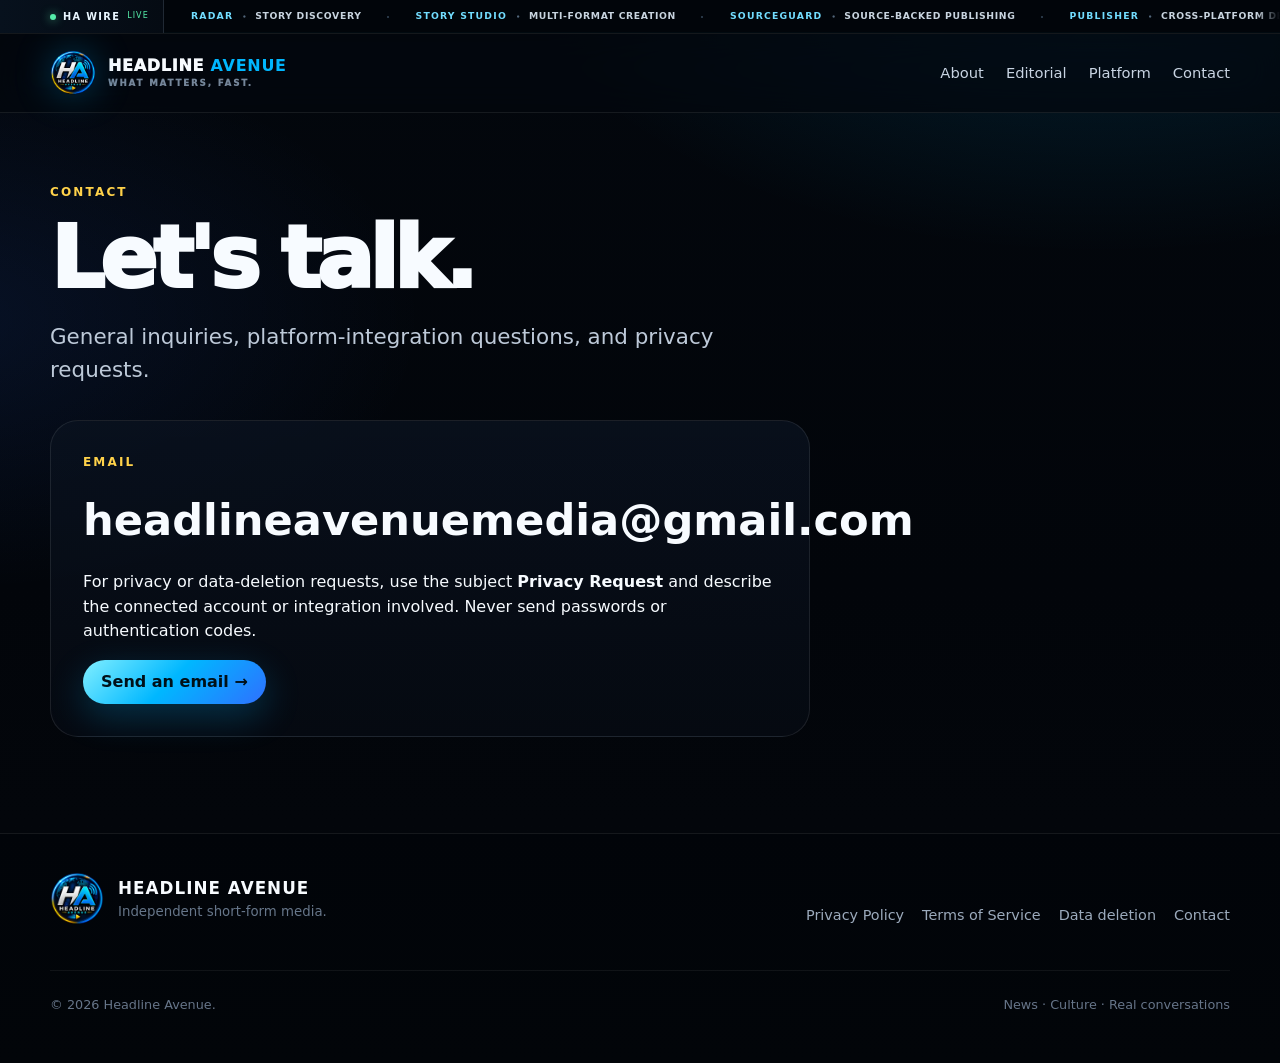
<file: contact.html>
<!doctype html><html lang="en"><head><meta charset="utf-8"><meta name="viewport" content="width=device-width,initial-scale=1"><meta name="theme-color" content="#02050a"><meta name="description" content="Contact Headline Avenue"><title>Contact — Headline Avenue</title><link rel="icon" href="assets/headline-avenue-logo.png" type="image/png"><link rel="stylesheet" href="styles.css"><script defer src="script.js"></script></head><body><div class="newswire" aria-label="Headline Avenue live product rail">
  <div class="newswire-label"><span class="live-dot"></span><b>HA WIRE</b><small>LIVE</small></div>
  <div class="newswire-window">
    <div class="newswire-track">
      <div class="newswire-group">
        <span><b>RADAR</b><em>Story discovery</em></span>
        <span><b>STORY STUDIO</b><em>Multi-format creation</em></span>
        <span><b>SOURCEGUARD</b><em>Source-backed publishing</em></span>
        <span><b>PUBLISHER</b><em>Cross-platform delivery</em></span>
        <span><b>HEADLINE AVENUE</b><em>What matters, fast.</em></span>
      </div>
      <div class="newswire-group" aria-hidden="true">
        <span><b>RADAR</b><em>Story discovery</em></span>
        <span><b>STORY STUDIO</b><em>Multi-format creation</em></span>
        <span><b>SOURCEGUARD</b><em>Source-backed publishing</em></span>
        <span><b>PUBLISHER</b><em>Cross-platform delivery</em></span>
        <span><b>HEADLINE AVENUE</b><em>What matters, fast.</em></span>
      </div>
      <div class="newswire-group" aria-hidden="true">
        <span><b>RADAR</b><em>Story discovery</em></span>
        <span><b>STORY STUDIO</b><em>Multi-format creation</em></span>
        <span><b>SOURCEGUARD</b><em>Source-backed publishing</em></span>
        <span><b>PUBLISHER</b><em>Cross-platform delivery</em></span>
        <span><b>HEADLINE AVENUE</b><em>What matters, fast.</em></span>
      </div>
    </div>
  </div>
</div>

<header><div class="wrap nav"><a class="brand" href="index.html"><img src="assets/headline-avenue-logo.png" alt="Headline Avenue logo"><span class="brand-wordmark">HEADLINE <b>AVENUE</b><small>WHAT MATTERS, FAST.</small></span></a><nav><a href="index.html#about">About</a><a href="index.html#editorial">Editorial</a><a href="index.html#platform">Platform</a><a href="contact.html">Contact</a></nav></div></header><main class="page"><div class="wrap"><div class="page-hero"><div class="kicker">Contact</div><h1>Let's talk.</h1><p class="lead">General inquiries, platform-integration questions, and privacy requests.</p></div><div class="contact-box"><div class="kicker">Email</div><h2 style="font-size:clamp(1.6rem,4vw,2.7rem);margin:.35em 0">headlineavenuemedia@gmail.com</h2><p>For privacy or data-deletion requests, use the subject <strong>Privacy Request</strong> and describe the connected account or integration involved. Never send passwords or authentication codes.</p><a class="btn primary" href="mailto:headlineavenuemedia@gmail.com">Send an email →</a></div></div></main><footer><div class="wrap footer-grid"><div class="footer-brand"><img src="assets/headline-avenue-logo.png" alt=""><div><strong>HEADLINE AVENUE</strong><small>Independent short-form media.</small></div></div><div class="footer-links"><a href="privacy.html">Privacy Policy</a><a href="terms.html">Terms of Service</a><a href="data-deletion.html">Data deletion</a><a href="contact.html">Contact</a></div><div class="footer-bottom"><span>© <span data-year></span> Headline Avenue.</span><span>News · Culture · Real conversations</span></div></div></footer></body></html>
</file>
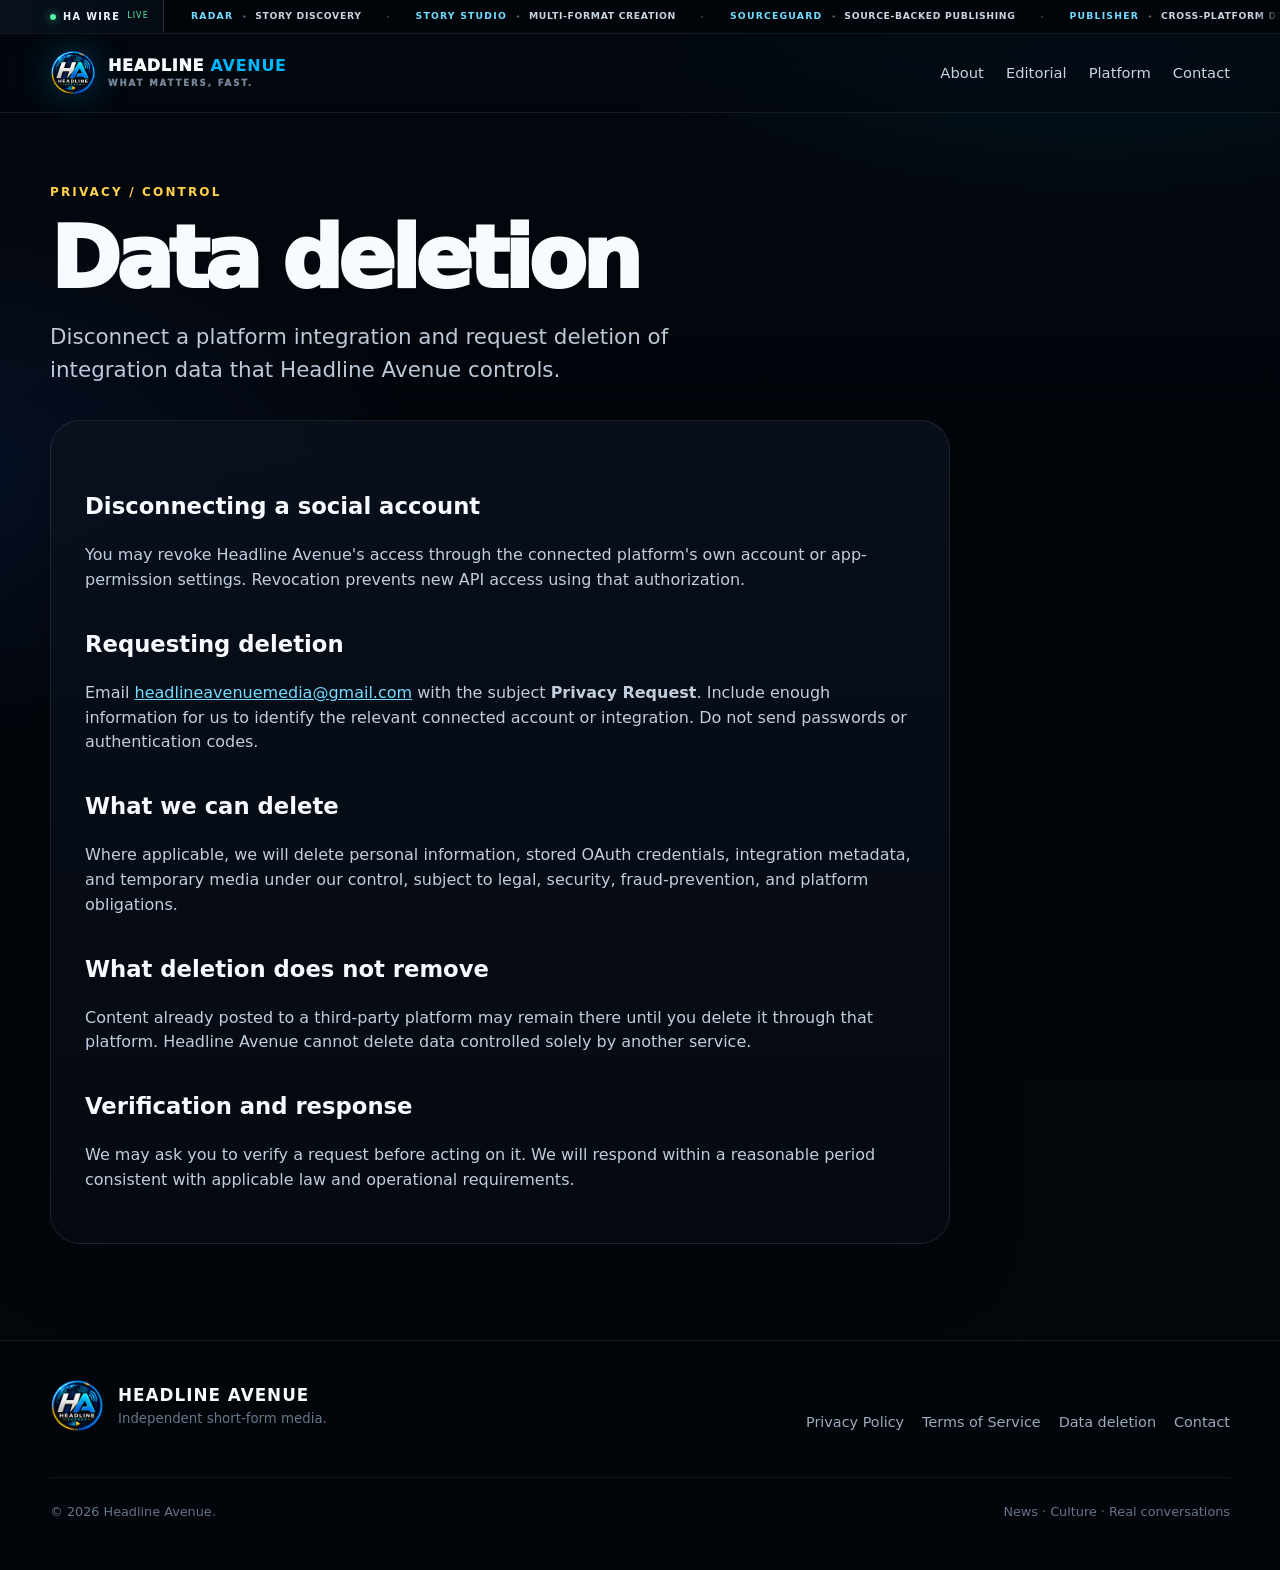
<file: data-deletion.html>
<!doctype html><html lang="en"><head><meta charset="utf-8"><meta name="viewport" content="width=device-width,initial-scale=1"><meta name="theme-color" content="#02050a"><meta name="description" content="Headline Avenue data deletion instructions"><title>Data Deletion — Headline Avenue</title><link rel="icon" href="assets/headline-avenue-logo.png" type="image/png"><link rel="stylesheet" href="styles.css"><script defer src="script.js"></script></head><body><div class="newswire" aria-label="Headline Avenue live product rail">
  <div class="newswire-label"><span class="live-dot"></span><b>HA WIRE</b><small>LIVE</small></div>
  <div class="newswire-window">
    <div class="newswire-track">
      <div class="newswire-group">
        <span><b>RADAR</b><em>Story discovery</em></span>
        <span><b>STORY STUDIO</b><em>Multi-format creation</em></span>
        <span><b>SOURCEGUARD</b><em>Source-backed publishing</em></span>
        <span><b>PUBLISHER</b><em>Cross-platform delivery</em></span>
        <span><b>HEADLINE AVENUE</b><em>What matters, fast.</em></span>
      </div>
      <div class="newswire-group" aria-hidden="true">
        <span><b>RADAR</b><em>Story discovery</em></span>
        <span><b>STORY STUDIO</b><em>Multi-format creation</em></span>
        <span><b>SOURCEGUARD</b><em>Source-backed publishing</em></span>
        <span><b>PUBLISHER</b><em>Cross-platform delivery</em></span>
        <span><b>HEADLINE AVENUE</b><em>What matters, fast.</em></span>
      </div>
      <div class="newswire-group" aria-hidden="true">
        <span><b>RADAR</b><em>Story discovery</em></span>
        <span><b>STORY STUDIO</b><em>Multi-format creation</em></span>
        <span><b>SOURCEGUARD</b><em>Source-backed publishing</em></span>
        <span><b>PUBLISHER</b><em>Cross-platform delivery</em></span>
        <span><b>HEADLINE AVENUE</b><em>What matters, fast.</em></span>
      </div>
    </div>
  </div>
</div>

<header><div class="wrap nav"><a class="brand" href="index.html"><img src="assets/headline-avenue-logo.png" alt="Headline Avenue logo"><span class="brand-wordmark">HEADLINE <b>AVENUE</b><small>WHAT MATTERS, FAST.</small></span></a><nav><a href="index.html#about">About</a><a href="index.html#editorial">Editorial</a><a href="index.html#platform">Platform</a><a href="contact.html">Contact</a></nav></div></header><main class="page"><div class="wrap"><div class="page-hero"><div class="kicker">Privacy / Control</div><h1>Data deletion</h1><p class="lead">Disconnect a platform integration and request deletion of integration data that Headline Avenue controls.</p></div><div class="legal"><h2>Disconnecting a social account</h2><p>You may revoke Headline Avenue's access through the connected platform's own account or app-permission settings. Revocation prevents new API access using that authorization.</p><h2>Requesting deletion</h2><p>Email <a href="mailto:headlineavenuemedia@gmail.com?subject=Privacy%20Request">headlineavenuemedia@gmail.com</a> with the subject <strong>Privacy Request</strong>. Include enough information for us to identify the relevant connected account or integration. Do not send passwords or authentication codes.</p><h2>What we can delete</h2><p>Where applicable, we will delete personal information, stored OAuth credentials, integration metadata, and temporary media under our control, subject to legal, security, fraud-prevention, and platform obligations.</p><h2>What deletion does not remove</h2><p>Content already posted to a third-party platform may remain there until you delete it through that platform. Headline Avenue cannot delete data controlled solely by another service.</p><h2>Verification and response</h2><p>We may ask you to verify a request before acting on it. We will respond within a reasonable period consistent with applicable law and operational requirements.</p></div></div></main><footer><div class="wrap footer-grid"><div class="footer-brand"><img src="assets/headline-avenue-logo.png" alt=""><div><strong>HEADLINE AVENUE</strong><small>Independent short-form media.</small></div></div><div class="footer-links"><a href="privacy.html">Privacy Policy</a><a href="terms.html">Terms of Service</a><a href="data-deletion.html">Data deletion</a><a href="contact.html">Contact</a></div><div class="footer-bottom"><span>© <span data-year></span> Headline Avenue.</span><span>News · Culture · Real conversations</span></div></div></footer></body></html>
</file>
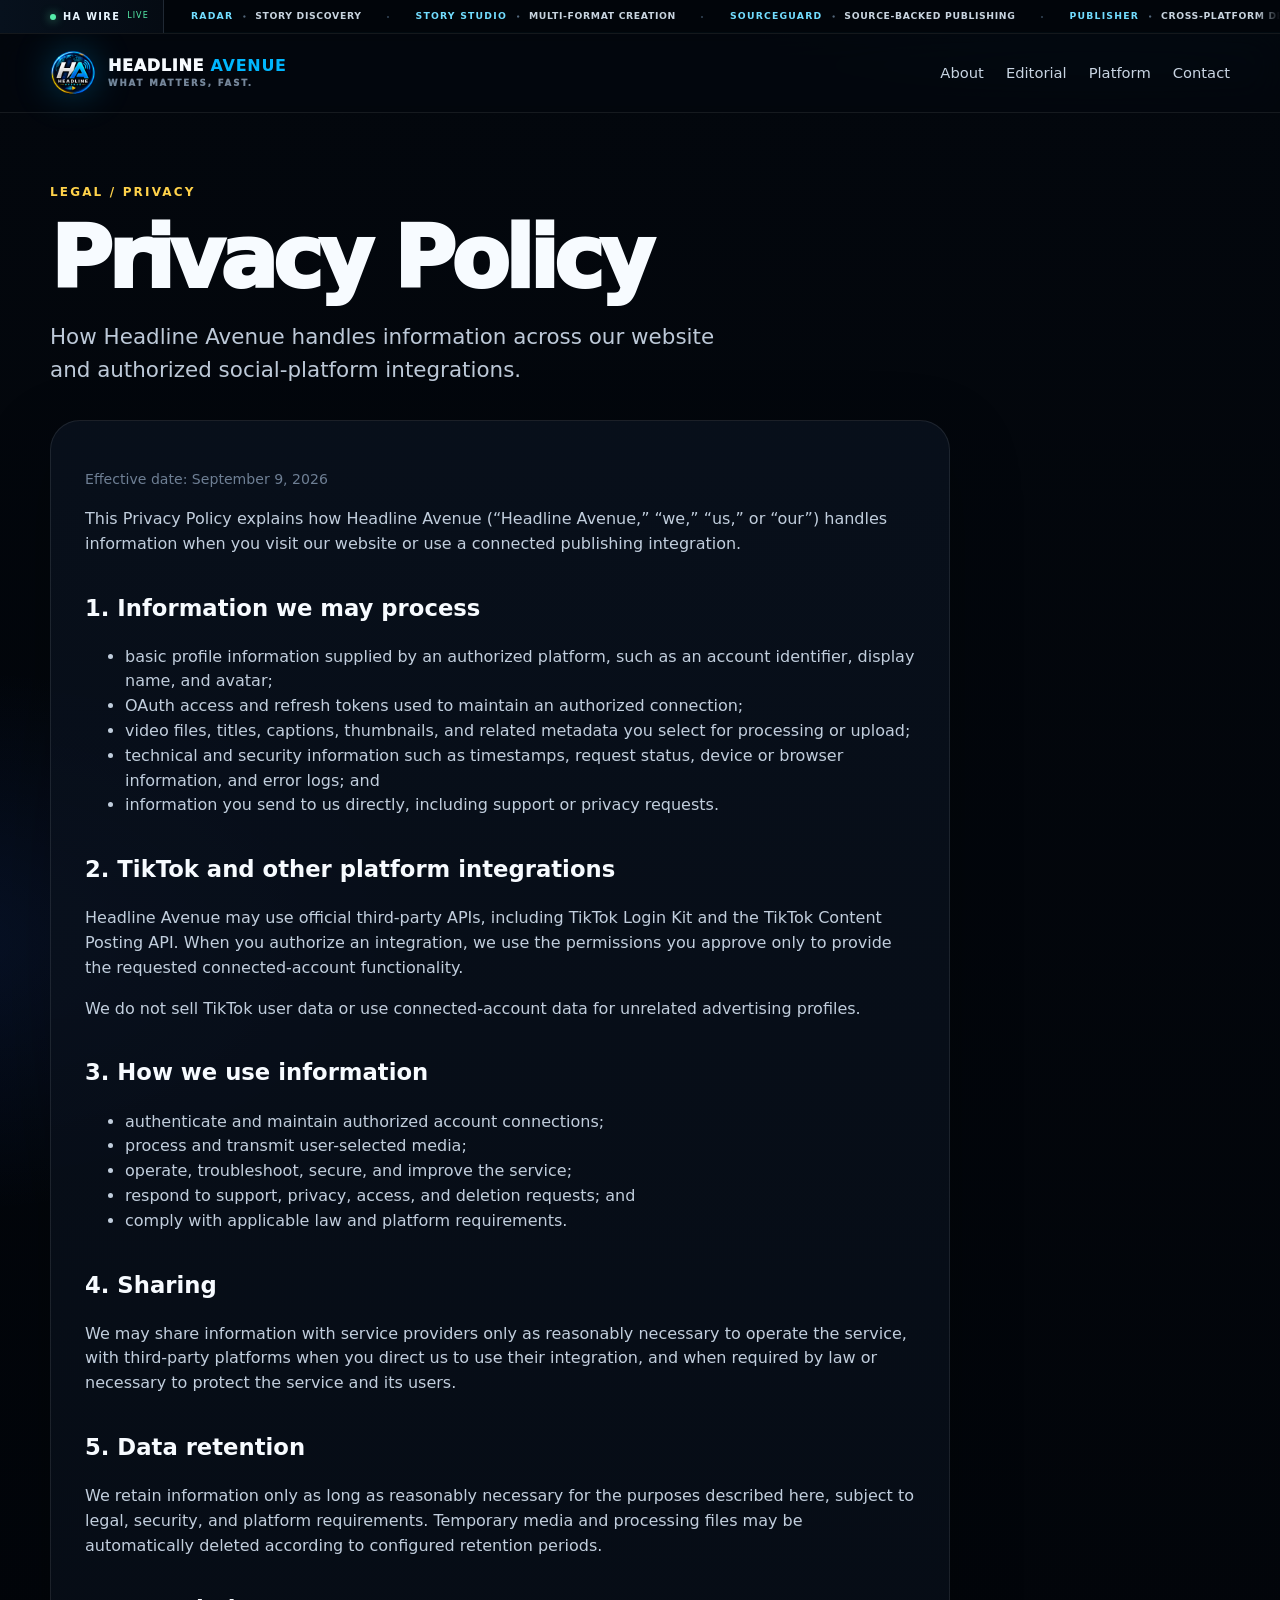
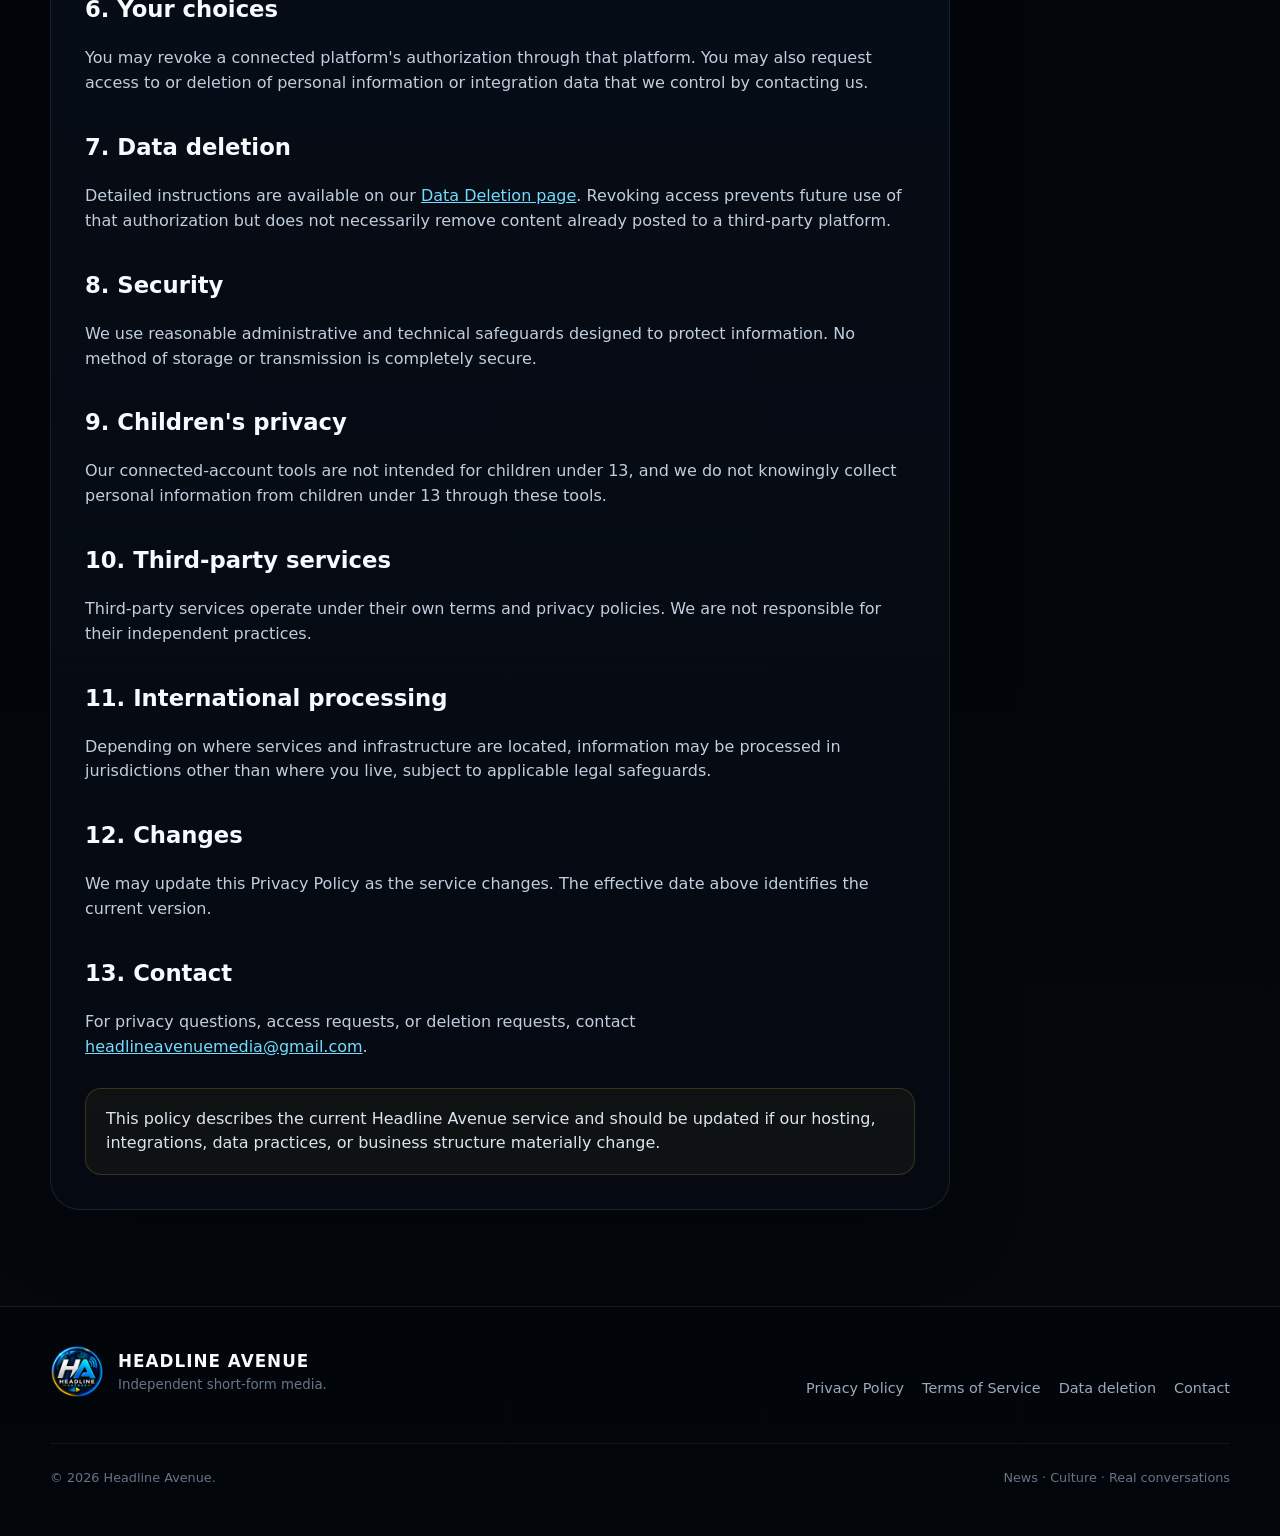
<file: privacy.html>
<!doctype html><html lang="en"><head><meta charset="utf-8"><meta name="viewport" content="width=device-width,initial-scale=1"><meta name="theme-color" content="#02050a"><meta name="description" content="Headline Avenue Privacy Policy"><title>Privacy Policy — Headline Avenue</title><link rel="icon" href="assets/headline-avenue-logo.png" type="image/png"><link rel="stylesheet" href="styles.css"><script defer src="script.js"></script></head><body><div class="newswire" aria-label="Headline Avenue live product rail">
  <div class="newswire-label"><span class="live-dot"></span><b>HA WIRE</b><small>LIVE</small></div>
  <div class="newswire-window">
    <div class="newswire-track">
      <div class="newswire-group">
        <span><b>RADAR</b><em>Story discovery</em></span>
        <span><b>STORY STUDIO</b><em>Multi-format creation</em></span>
        <span><b>SOURCEGUARD</b><em>Source-backed publishing</em></span>
        <span><b>PUBLISHER</b><em>Cross-platform delivery</em></span>
        <span><b>HEADLINE AVENUE</b><em>What matters, fast.</em></span>
      </div>
      <div class="newswire-group" aria-hidden="true">
        <span><b>RADAR</b><em>Story discovery</em></span>
        <span><b>STORY STUDIO</b><em>Multi-format creation</em></span>
        <span><b>SOURCEGUARD</b><em>Source-backed publishing</em></span>
        <span><b>PUBLISHER</b><em>Cross-platform delivery</em></span>
        <span><b>HEADLINE AVENUE</b><em>What matters, fast.</em></span>
      </div>
      <div class="newswire-group" aria-hidden="true">
        <span><b>RADAR</b><em>Story discovery</em></span>
        <span><b>STORY STUDIO</b><em>Multi-format creation</em></span>
        <span><b>SOURCEGUARD</b><em>Source-backed publishing</em></span>
        <span><b>PUBLISHER</b><em>Cross-platform delivery</em></span>
        <span><b>HEADLINE AVENUE</b><em>What matters, fast.</em></span>
      </div>
    </div>
  </div>
</div>

<header><div class="wrap nav"><a class="brand" href="index.html"><img src="assets/headline-avenue-logo.png" alt="Headline Avenue logo"><span class="brand-wordmark">HEADLINE <b>AVENUE</b><small>WHAT MATTERS, FAST.</small></span></a><nav><a href="index.html#about">About</a><a href="index.html#editorial">Editorial</a><a href="index.html#platform">Platform</a><a href="contact.html">Contact</a></nav></div></header><main class="page"><div class="wrap"><div class="page-hero"><div class="kicker">Legal / Privacy</div><h1>Privacy Policy</h1><p class="lead">How Headline Avenue handles information across our website and authorized social-platform integrations.</p></div><div class="legal"><p class="meta">Effective date: September 9, 2026</p><p>This Privacy Policy explains how Headline Avenue (“Headline Avenue,” “we,” “us,” or “our”) handles information when you visit our website or use a connected publishing integration.</p><h2>1. Information we may process</h2><ul><li>basic profile information supplied by an authorized platform, such as an account identifier, display name, and avatar;</li><li>OAuth access and refresh tokens used to maintain an authorized connection;</li><li>video files, titles, captions, thumbnails, and related metadata you select for processing or upload;</li><li>technical and security information such as timestamps, request status, device or browser information, and error logs; and</li><li>information you send to us directly, including support or privacy requests.</li></ul><h2>2. TikTok and other platform integrations</h2><p>Headline Avenue may use official third-party APIs, including TikTok Login Kit and the TikTok Content Posting API. When you authorize an integration, we use the permissions you approve only to provide the requested connected-account functionality.</p><p>We do not sell TikTok user data or use connected-account data for unrelated advertising profiles.</p><h2>3. How we use information</h2><ul><li>authenticate and maintain authorized account connections;</li><li>process and transmit user-selected media;</li><li>operate, troubleshoot, secure, and improve the service;</li><li>respond to support, privacy, access, and deletion requests; and</li><li>comply with applicable law and platform requirements.</li></ul><h2>4. Sharing</h2><p>We may share information with service providers only as reasonably necessary to operate the service, with third-party platforms when you direct us to use their integration, and when required by law or necessary to protect the service and its users.</p><h2>5. Data retention</h2><p>We retain information only as long as reasonably necessary for the purposes described here, subject to legal, security, and platform requirements. Temporary media and processing files may be automatically deleted according to configured retention periods.</p><h2>6. Your choices</h2><p>You may revoke a connected platform's authorization through that platform. You may also request access to or deletion of personal information or integration data that we control by contacting us.</p><h2>7. Data deletion</h2><p>Detailed instructions are available on our <a href="data-deletion.html">Data Deletion page</a>. Revoking access prevents future use of that authorization but does not necessarily remove content already posted to a third-party platform.</p><h2>8. Security</h2><p>We use reasonable administrative and technical safeguards designed to protect information. No method of storage or transmission is completely secure.</p><h2>9. Children's privacy</h2><p>Our connected-account tools are not intended for children under 13, and we do not knowingly collect personal information from children under 13 through these tools.</p><h2>10. Third-party services</h2><p>Third-party services operate under their own terms and privacy policies. We are not responsible for their independent practices.</p><h2>11. International processing</h2><p>Depending on where services and infrastructure are located, information may be processed in jurisdictions other than where you live, subject to applicable legal safeguards.</p><h2>12. Changes</h2><p>We may update this Privacy Policy as the service changes. The effective date above identifies the current version.</p><h2>13. Contact</h2><p>For privacy questions, access requests, or deletion requests, contact <a href="mailto:headlineavenuemedia@gmail.com">headlineavenuemedia@gmail.com</a>.</p><div class="notice">This policy describes the current Headline Avenue service and should be updated if our hosting, integrations, data practices, or business structure materially change.</div></div></div></main><footer><div class="wrap footer-grid"><div class="footer-brand"><img src="assets/headline-avenue-logo.png" alt=""><div><strong>HEADLINE AVENUE</strong><small>Independent short-form media.</small></div></div><div class="footer-links"><a href="privacy.html">Privacy Policy</a><a href="terms.html">Terms of Service</a><a href="data-deletion.html">Data deletion</a><a href="contact.html">Contact</a></div><div class="footer-bottom"><span>© <span data-year></span> Headline Avenue.</span><span>News · Culture · Real conversations</span></div></div></footer></body></html>
</file>
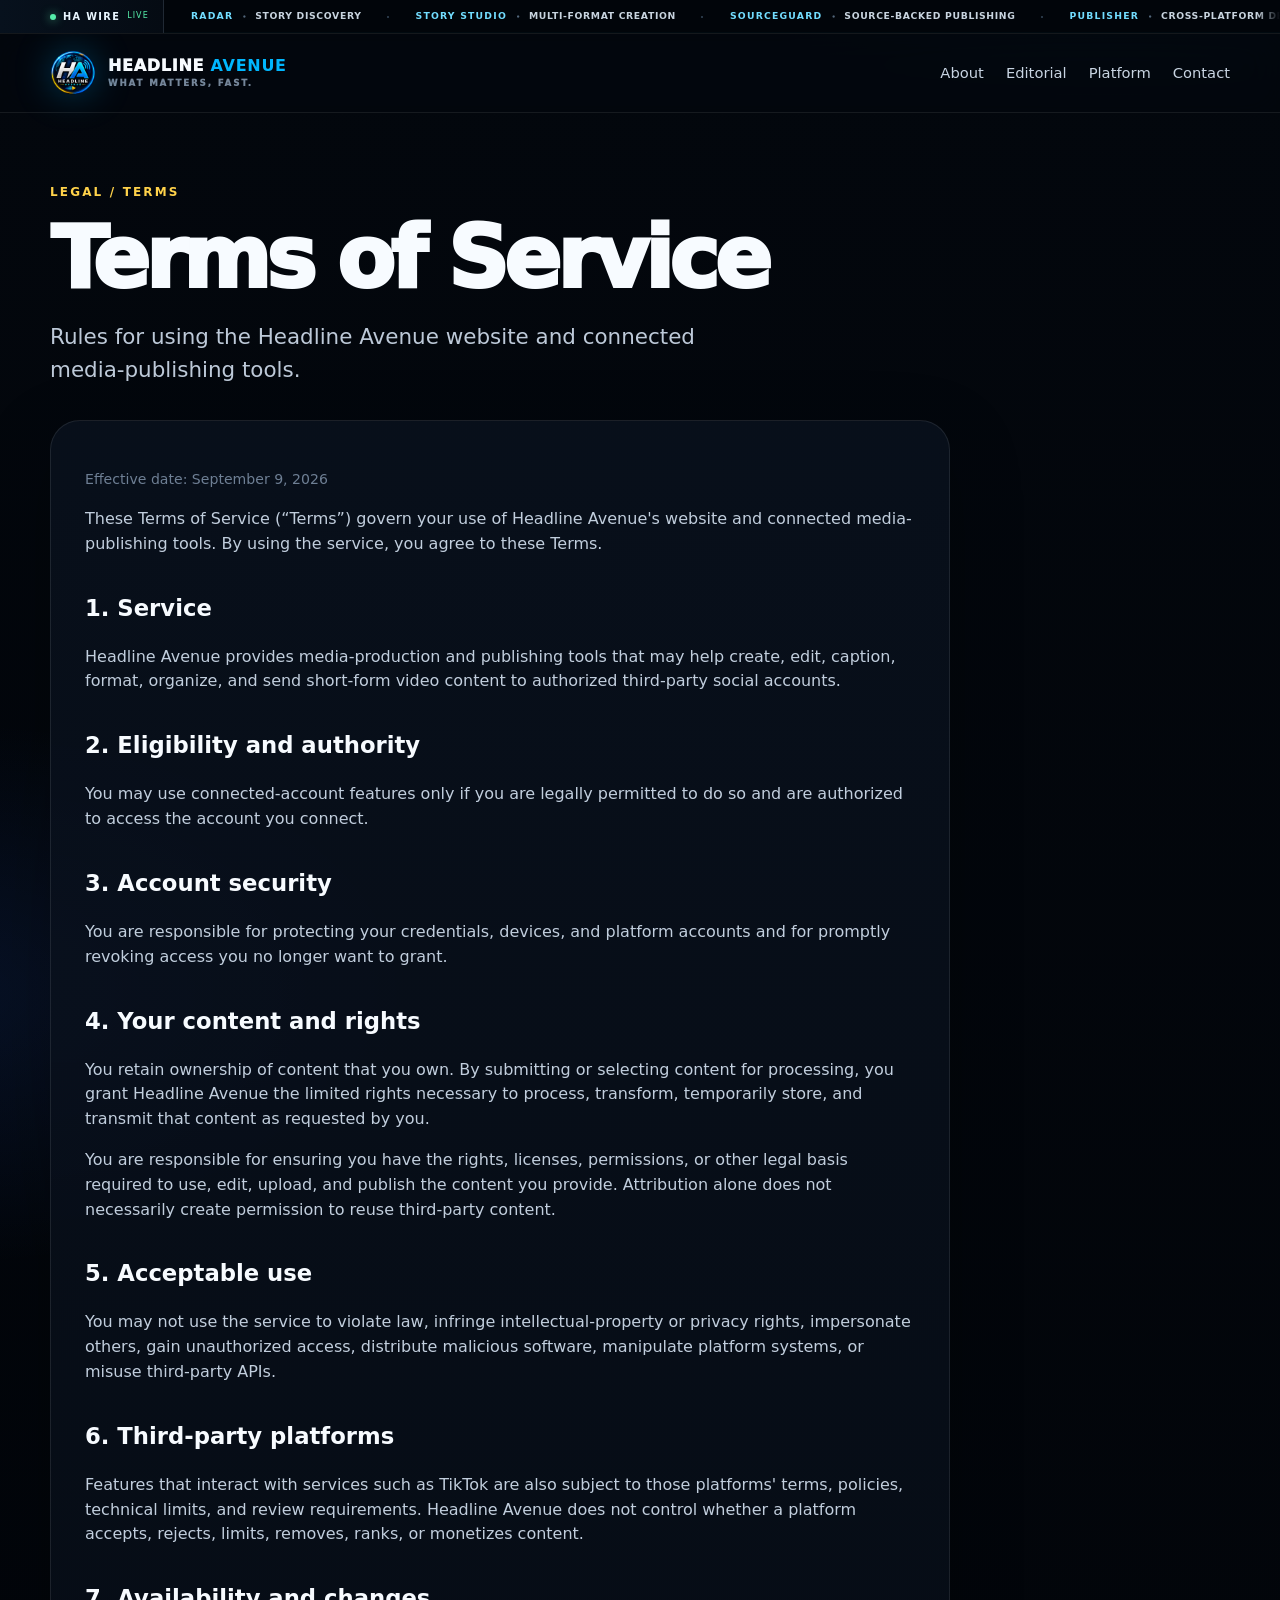
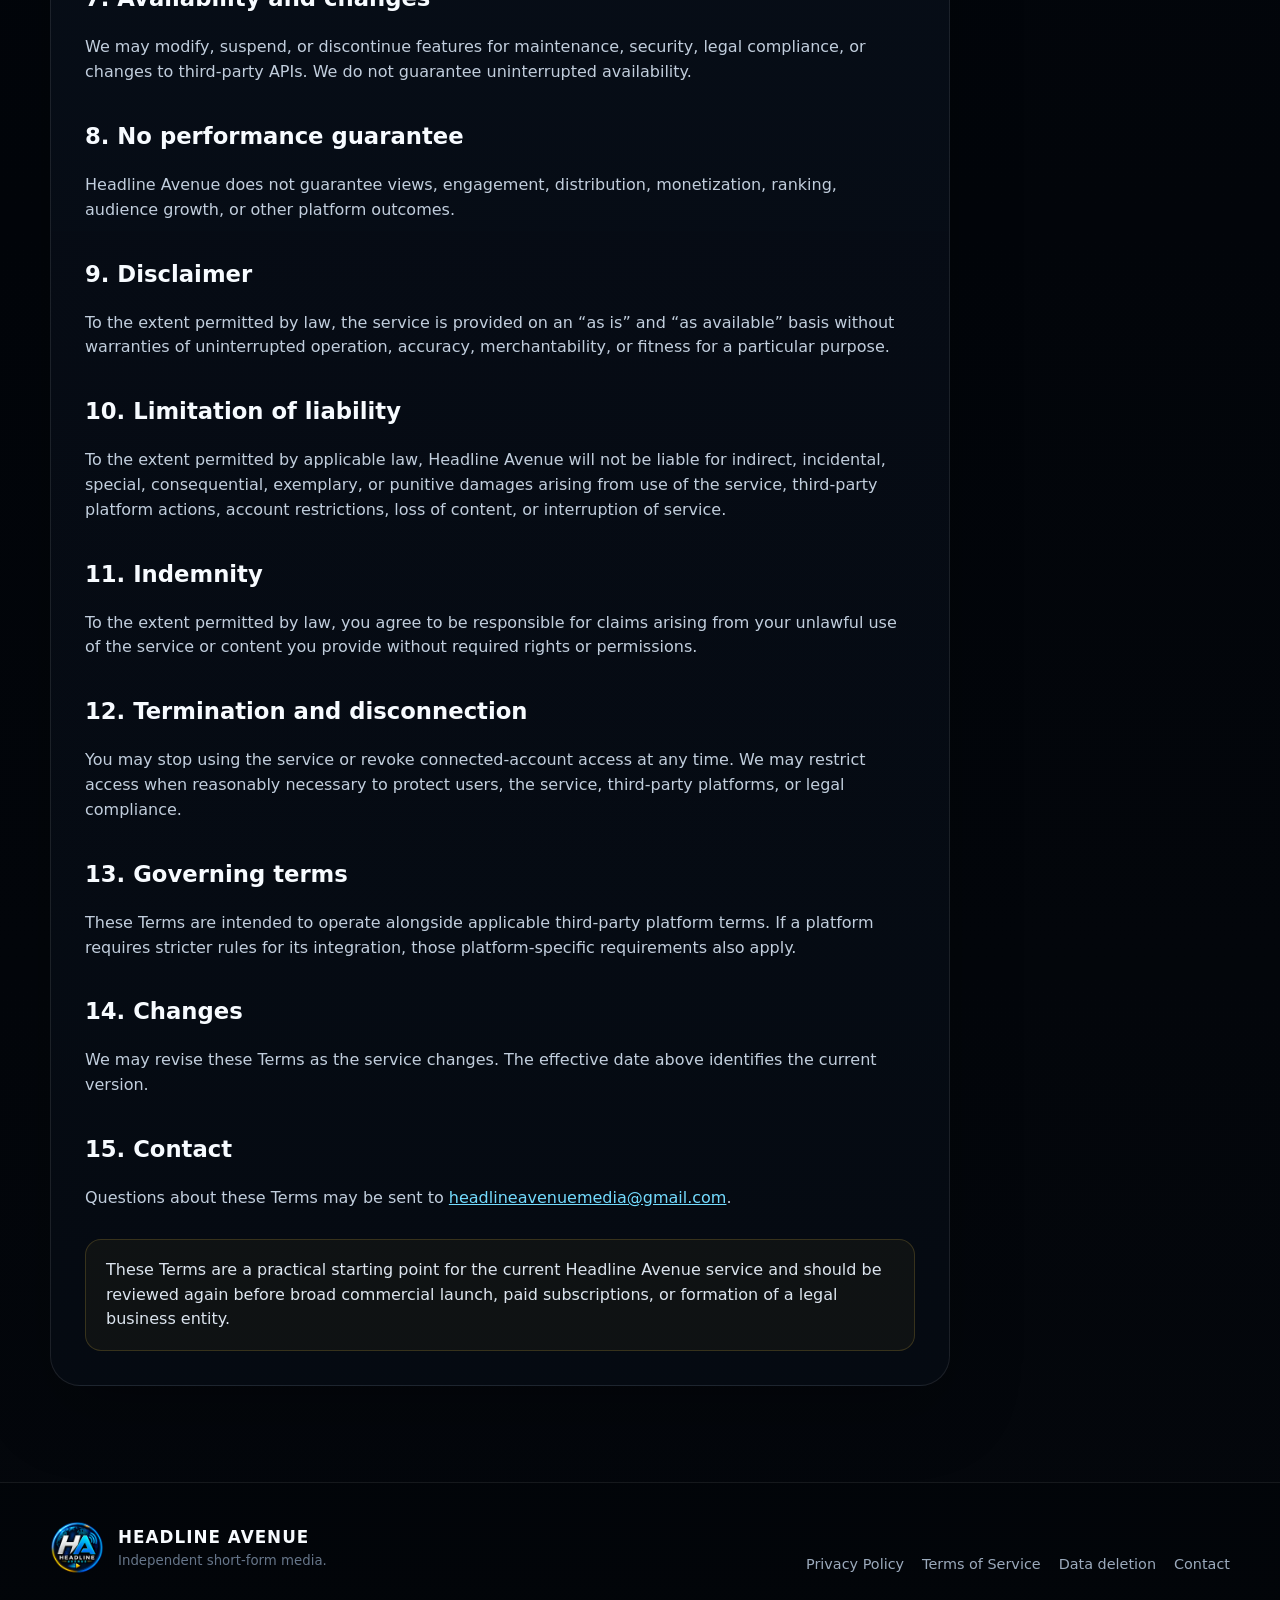
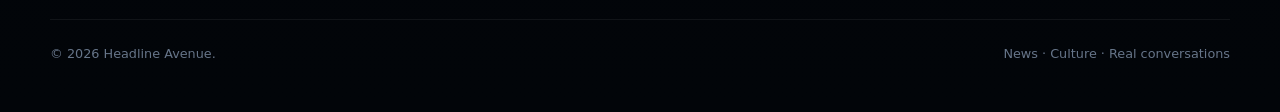
<file: terms.html>
<!doctype html><html lang="en"><head><meta charset="utf-8"><meta name="viewport" content="width=device-width,initial-scale=1"><meta name="theme-color" content="#02050a"><meta name="description" content="Headline Avenue Terms of Service"><title>Terms of Service — Headline Avenue</title><link rel="icon" href="assets/headline-avenue-logo.png" type="image/png"><link rel="stylesheet" href="styles.css"><script defer src="script.js"></script></head><body><div class="newswire" aria-label="Headline Avenue live product rail">
  <div class="newswire-label"><span class="live-dot"></span><b>HA WIRE</b><small>LIVE</small></div>
  <div class="newswire-window">
    <div class="newswire-track">
      <div class="newswire-group">
        <span><b>RADAR</b><em>Story discovery</em></span>
        <span><b>STORY STUDIO</b><em>Multi-format creation</em></span>
        <span><b>SOURCEGUARD</b><em>Source-backed publishing</em></span>
        <span><b>PUBLISHER</b><em>Cross-platform delivery</em></span>
        <span><b>HEADLINE AVENUE</b><em>What matters, fast.</em></span>
      </div>
      <div class="newswire-group" aria-hidden="true">
        <span><b>RADAR</b><em>Story discovery</em></span>
        <span><b>STORY STUDIO</b><em>Multi-format creation</em></span>
        <span><b>SOURCEGUARD</b><em>Source-backed publishing</em></span>
        <span><b>PUBLISHER</b><em>Cross-platform delivery</em></span>
        <span><b>HEADLINE AVENUE</b><em>What matters, fast.</em></span>
      </div>
      <div class="newswire-group" aria-hidden="true">
        <span><b>RADAR</b><em>Story discovery</em></span>
        <span><b>STORY STUDIO</b><em>Multi-format creation</em></span>
        <span><b>SOURCEGUARD</b><em>Source-backed publishing</em></span>
        <span><b>PUBLISHER</b><em>Cross-platform delivery</em></span>
        <span><b>HEADLINE AVENUE</b><em>What matters, fast.</em></span>
      </div>
    </div>
  </div>
</div>

<header><div class="wrap nav"><a class="brand" href="index.html"><img src="assets/headline-avenue-logo.png" alt="Headline Avenue logo"><span class="brand-wordmark">HEADLINE <b>AVENUE</b><small>WHAT MATTERS, FAST.</small></span></a><nav><a href="index.html#about">About</a><a href="index.html#editorial">Editorial</a><a href="index.html#platform">Platform</a><a href="contact.html">Contact</a></nav></div></header><main class="page"><div class="wrap"><div class="page-hero"><div class="kicker">Legal / Terms</div><h1>Terms of Service</h1><p class="lead">Rules for using the Headline Avenue website and connected media-publishing tools.</p></div><div class="legal"><p class="meta">Effective date: September 9, 2026</p><p>These Terms of Service (“Terms”) govern your use of Headline Avenue's website and connected media-publishing tools. By using the service, you agree to these Terms.</p><h2>1. Service</h2><p>Headline Avenue provides media-production and publishing tools that may help create, edit, caption, format, organize, and send short-form video content to authorized third-party social accounts.</p><h2>2. Eligibility and authority</h2><p>You may use connected-account features only if you are legally permitted to do so and are authorized to access the account you connect.</p><h2>3. Account security</h2><p>You are responsible for protecting your credentials, devices, and platform accounts and for promptly revoking access you no longer want to grant.</p><h2>4. Your content and rights</h2><p>You retain ownership of content that you own. By submitting or selecting content for processing, you grant Headline Avenue the limited rights necessary to process, transform, temporarily store, and transmit that content as requested by you.</p><p>You are responsible for ensuring you have the rights, licenses, permissions, or other legal basis required to use, edit, upload, and publish the content you provide. Attribution alone does not necessarily create permission to reuse third-party content.</p><h2>5. Acceptable use</h2><p>You may not use the service to violate law, infringe intellectual-property or privacy rights, impersonate others, gain unauthorized access, distribute malicious software, manipulate platform systems, or misuse third-party APIs.</p><h2>6. Third-party platforms</h2><p>Features that interact with services such as TikTok are also subject to those platforms' terms, policies, technical limits, and review requirements. Headline Avenue does not control whether a platform accepts, rejects, limits, removes, ranks, or monetizes content.</p><h2>7. Availability and changes</h2><p>We may modify, suspend, or discontinue features for maintenance, security, legal compliance, or changes to third-party APIs. We do not guarantee uninterrupted availability.</p><h2>8. No performance guarantee</h2><p>Headline Avenue does not guarantee views, engagement, distribution, monetization, ranking, audience growth, or other platform outcomes.</p><h2>9. Disclaimer</h2><p>To the extent permitted by law, the service is provided on an “as is” and “as available” basis without warranties of uninterrupted operation, accuracy, merchantability, or fitness for a particular purpose.</p><h2>10. Limitation of liability</h2><p>To the extent permitted by applicable law, Headline Avenue will not be liable for indirect, incidental, special, consequential, exemplary, or punitive damages arising from use of the service, third-party platform actions, account restrictions, loss of content, or interruption of service.</p><h2>11. Indemnity</h2><p>To the extent permitted by law, you agree to be responsible for claims arising from your unlawful use of the service or content you provide without required rights or permissions.</p><h2>12. Termination and disconnection</h2><p>You may stop using the service or revoke connected-account access at any time. We may restrict access when reasonably necessary to protect users, the service, third-party platforms, or legal compliance.</p><h2>13. Governing terms</h2><p>These Terms are intended to operate alongside applicable third-party platform terms. If a platform requires stricter rules for its integration, those platform-specific requirements also apply.</p><h2>14. Changes</h2><p>We may revise these Terms as the service changes. The effective date above identifies the current version.</p><h2>15. Contact</h2><p>Questions about these Terms may be sent to <a href="mailto:headlineavenuemedia@gmail.com">headlineavenuemedia@gmail.com</a>.</p><div class="notice">These Terms are a practical starting point for the current Headline Avenue service and should be reviewed again before broad commercial launch, paid subscriptions, or formation of a legal business entity.</div></div></div></main><footer><div class="wrap footer-grid"><div class="footer-brand"><img src="assets/headline-avenue-logo.png" alt=""><div><strong>HEADLINE AVENUE</strong><small>Independent short-form media.</small></div></div><div class="footer-links"><a href="privacy.html">Privacy Policy</a><a href="terms.html">Terms of Service</a><a href="data-deletion.html">Data deletion</a><a href="contact.html">Contact</a></div><div class="footer-bottom"><span>© <span data-year></span> Headline Avenue.</span><span>News · Culture · Real conversations</span></div></div></footer></body></html>
</file>
<file: styles.css>
:root{--bg:#02050a;--panel:#0a1422;--text:#f7fbff;--muted:#9baabc;--blue:#00b7ff;--blue2:#2f70ff;--cyan:#4ee9ff;--gold:#ffd24a;--line:rgba(255,255,255,.10);--shadow:0 28px 80px rgba(0,0,0,.52);--radius:26px}
*{box-sizing:border-box}html{scroll-behavior:smooth}body{margin:0;color:var(--text);background:radial-gradient(950px 520px at 86% -7%,rgba(0,183,255,.16),transparent 63%),radial-gradient(750px 420px at -5% 30%,rgba(47,112,255,.11),transparent 65%),linear-gradient(180deg,#03070d 0%,#02050a 55%,#04070c 100%);font-family:Inter,ui-sans-serif,system-ui,-apple-system,BlinkMacSystemFont,"Segoe UI",sans-serif;line-height:1.55;overflow-x:hidden}
body::before{content:"";position:fixed;inset:0;pointer-events:none;z-index:-1;opacity:.28;background-image:linear-gradient(rgba(255,255,255,.024) 1px,transparent 1px),linear-gradient(90deg,rgba(255,255,255,.024) 1px,transparent 1px);background-size:38px 38px;mask-image:linear-gradient(to bottom,#000 0%,transparent 74%)}
a{color:inherit}img{max-width:100%;display:block}.wrap{width:min(1180px,calc(100% - 40px));margin:auto}.mono{font-family:ui-monospace,SFMono-Regular,Menlo,Consolas,monospace}
.progress{position:fixed;left:0;right:0;top:0;height:2px;z-index:100;pointer-events:none}.progress span{display:block;height:100%;width:0;background:linear-gradient(90deg,var(--gold),var(--cyan),var(--blue));box-shadow:0 0 18px rgba(0,183,255,.55)}
.signalbar{overflow:hidden;white-space:nowrap;border-bottom:1px solid rgba(255,255,255,.07);background:rgba(1,4,8,.92);-webkit-mask-image:linear-gradient(90deg,transparent 0,#000 2.5%,#000 97.5%,transparent 100%);mask-image:linear-gradient(90deg,transparent 0,#000 2.5%,#000 97.5%,transparent 100%)}.signaltrack{display:flex;width:max-content;color:#aebdd0;font-size:.72rem;font-weight:700;letter-spacing:.16em;text-transform:uppercase;animation:ticker 34s linear infinite;will-change:transform}.signalgroup{display:flex;align-items:center;gap:34px;flex-shrink:0;padding:9px 34px 9px 0}.signaltrack b{color:var(--cyan)}.signaltrack i{color:var(--gold);font-style:normal}.signalbar:hover .signaltrack{animation-play-state:paused}@keyframes ticker{from{transform:translate3d(0,0,0)}to{transform:translate3d(-50%,0,0)}}
header{position:sticky;top:0;z-index:50;border-bottom:1px solid rgba(255,255,255,.08);background:rgba(3,7,13,.73);backdrop-filter:blur(18px) saturate(160%)}.nav{min-height:78px;display:flex;align-items:center;justify-content:space-between;gap:24px}.brand{display:flex;align-items:center;gap:12px;text-decoration:none;font-weight:950;letter-spacing:.045em}.brand img{width:46px;height:46px;object-fit:contain;filter:drop-shadow(0 0 18px rgba(0,183,255,.30))}.brand-wordmark{line-height:1}.brand-wordmark b{color:var(--blue)}.brand-wordmark small{display:block;margin-top:5px;color:#75869a;font-size:.54rem;letter-spacing:.22em}nav{display:flex;align-items:center;gap:22px}nav a{color:#c8d4e2;text-decoration:none;font-size:.92rem;transition:.2s}nav a:hover{color:#fff}.menu-toggle{display:none;width:44px;height:44px;border-radius:50%;border:1px solid var(--line);background:rgba(255,255,255,.025);align-items:center;justify-content:center;gap:5px;flex-direction:column}.menu-toggle span{width:18px;height:1.5px;background:white;transition:.25s}.menu-toggle[aria-expanded="true"] span:first-child{transform:translateY(3.25px) rotate(45deg)}.menu-toggle[aria-expanded="true"] span:last-child{transform:translateY(-3.25px) rotate(-45deg)}
.btn{min-height:44px;display:inline-flex;align-items:center;justify-content:center;padding:0 18px;border:1px solid rgba(255,255,255,.14);border-radius:999px;background:rgba(255,255,255,.025);font-weight:850;text-decoration:none;transition:.25s}.btn:hover{transform:translateY(-2px);border-color:rgba(255,255,255,.28)}.btn.primary{color:#001018;border:0;background:linear-gradient(135deg,#81efff 0%,var(--blue) 48%,var(--blue2) 100%);box-shadow:0 12px 36px rgba(0,183,255,.24)}.btn.primary:hover{box-shadow:0 18px 45px rgba(0,183,255,.33)}
.hero{position:relative;padding:92px 0 72px}.hero::after{content:"";position:absolute;left:0;right:0;bottom:0;height:1px;background:linear-gradient(90deg,transparent,rgba(0,183,255,.52),transparent)}.hero-grid{display:grid;grid-template-columns:1.12fr .88fr;gap:70px;align-items:center}.eyebrow{display:inline-flex;align-items:center;gap:9px;padding:7px 11px;border:1px solid rgba(0,183,255,.24);border-radius:999px;background:rgba(0,183,255,.06);color:#cdefff;font-size:.74rem;font-weight:850;letter-spacing:.13em;text-transform:uppercase}.eyebrow::before{content:"";width:7px;height:7px;border-radius:50%;background:var(--cyan);box-shadow:0 0 14px var(--cyan)}h1{margin:.22em 0 .18em;max-width:800px;font-size:clamp(4rem,9.2vw,7.55rem);line-height:.84;letter-spacing:-.062em;font-weight:950}h1 .line2{display:block;color:transparent;-webkit-text-stroke:1px rgba(255,255,255,.76)}h1 .blue{display:block;color:var(--blue);text-shadow:0 0 34px rgba(0,183,255,.18)}.lead{max-width:690px;color:#bdc9d8;font-size:clamp(1.08rem,2vw,1.34rem)}.hero-actions{display:flex;gap:12px;flex-wrap:wrap;margin-top:30px}.hero-note{margin-top:22px;color:#718297;font-size:.82rem}.hero-note span{color:#d7e8f7}
.visual{min-height:560px;position:relative;display:grid;place-items:center}.visual::before{content:"";position:absolute;width:470px;height:470px;max-width:88vw;max-height:88vw;border-radius:50%;background:radial-gradient(circle at 50% 50%,rgba(0,183,255,.13),transparent 54%),conic-gradient(from 210deg,rgba(255,211,77,.9),rgba(0,183,255,.95),rgba(40,104,255,.85),rgba(255,211,77,.9));padding:1px;-webkit-mask:radial-gradient(farthest-side,transparent calc(100% - 2px),#000 0);mask:radial-gradient(farthest-side,transparent calc(100% - 2px),#000 0);filter:drop-shadow(0 0 32px rgba(0,183,255,.22));animation:spin 18s linear infinite}@keyframes spin{to{transform:rotate(360deg)}}.visual-orbit{position:absolute;width:410px;height:410px;max-width:78vw;max-height:78vw;border:1px dashed rgba(255,255,255,.11);border-radius:50%}.visual-card{width:min(430px,88%);padding:24px;border:1px solid rgba(255,255,255,.14);border-radius:32px;background:linear-gradient(180deg,rgba(8,16,29,.88),rgba(4,9,17,.93));box-shadow:var(--shadow);backdrop-filter:blur(18px);position:relative;overflow:hidden}.logo-stage{min-height:300px;display:grid;place-items:center;border-radius:22px;border:1px solid rgba(255,255,255,.08);background:radial-gradient(circle at 50% 50%,rgba(0,183,255,.10),transparent 58%),linear-gradient(180deg,rgba(255,255,255,.02),transparent);position:relative}.logo-stage img{width:min(300px,76%);filter:drop-shadow(0 20px 35px rgba(0,0,0,.5))}.scan{position:absolute;left:8%;right:8%;height:1px;background:linear-gradient(90deg,transparent,var(--cyan),transparent);box-shadow:0 0 18px var(--cyan);animation:scan 4s ease-in-out infinite;opacity:.65}@keyframes scan{0%,100%{top:25%;opacity:.2}50%{top:73%;opacity:.75}}.visual-meta{display:grid;grid-template-columns:1fr auto;gap:14px;align-items:end;padding-top:18px}.visual-meta small{display:block;color:#6e7f94;font-size:.64rem;letter-spacing:.17em;text-transform:uppercase}.pulse{display:flex;gap:4px;align-items:end;height:24px}.pulse span{width:3px;border-radius:4px;background:var(--blue);animation:pulse 1.2s ease-in-out infinite alternate}.pulse span:nth-child(1){height:9px}.pulse span:nth-child(2){height:18px}.pulse span:nth-child(3){height:12px}.pulse span:nth-child(4){height:22px}.pulse span:nth-child(5){height:14px}@keyframes pulse{to{height:6px;opacity:.45}}
section{padding:78px 0}.section-head{display:grid;grid-template-columns:.72fr 1.28fr;gap:48px;margin-bottom:38px}.kicker{color:var(--gold);font-size:.75rem;font-weight:900;letter-spacing:.18em;text-transform:uppercase}.section-title{margin:0;font-size:clamp(2.45rem,5vw,4.25rem);line-height:.98;letter-spacing:-.045em}.section-copy{max-width:720px;margin:15px 0 0;color:var(--muted);font-size:1.04rem}.cards{display:grid;grid-template-columns:repeat(3,1fr);gap:18px}.card{min-height:245px;position:relative;padding:26px;overflow:hidden;border:1px solid rgba(255,255,255,.09);border-radius:var(--radius);background:linear-gradient(180deg,rgba(12,21,36,.82),rgba(6,11,19,.87));transition:.28s}.card:hover{transform:translateY(-5px);border-color:rgba(0,183,255,.30);box-shadow:0 22px 55px rgba(0,0,0,.30)}.card-index{width:42px;height:42px;display:grid;place-items:center;margin-bottom:38px;border:1px solid rgba(0,183,255,.22);border-radius:13px;background:rgba(0,183,255,.08);color:var(--cyan);font-size:.74rem;font-weight:900}.card h3{margin:0 0 10px;font-size:1.28rem}.card p{margin:0;color:var(--muted)}
.editorial{border-top:1px solid var(--line);border-bottom:1px solid var(--line);background:linear-gradient(100deg,rgba(0,183,255,.055),transparent 38%,rgba(255,210,74,.035))}.editorial-grid{display:grid;grid-template-columns:.95fr 1.05fr;gap:50px;align-items:center}.stack{display:grid;gap:12px}.stack-item{display:grid;grid-template-columns:50px 1fr auto;gap:14px;align-items:center;padding:18px 19px;border:1px solid rgba(255,255,255,.08);border-radius:18px;background:rgba(255,255,255,.025)}.stack-item .num{color:var(--blue);font-weight:950}.stack-item h4{margin:0 0 2px}.stack-item p{margin:0;color:#718196;font-size:.88rem}.tag{padding:6px 9px;border:1px solid rgba(255,255,255,.10);border-radius:999px;color:#d5e4f4;font-size:.68rem;letter-spacing:.12em;text-transform:uppercase}
.platform-panel{overflow:hidden;border:1px solid rgba(0,183,255,.22);border-radius:32px;background:radial-gradient(700px 350px at 92% 12%,rgba(0,183,255,.12),transparent 60%),linear-gradient(180deg,rgba(9,17,30,.9),rgba(5,10,18,.93));box-shadow:var(--shadow)}.platform-top{display:grid;grid-template-columns:1.15fr .85fr;gap:30px;padding:34px;border-bottom:1px solid rgba(255,255,255,.08)}.platform-top h3{font-size:clamp(1.7rem,3.5vw,2.7rem);margin:0 0 12px}.platform-top p{color:var(--muted)}.connection{padding:18px;border:1px solid rgba(255,255,255,.09);border-radius:22px;background:rgba(0,0,0,.18)}.connection-row{display:flex;justify-content:space-between;gap:16px;align-items:center}.connection-badge{display:flex;align-items:center;gap:10px;font-weight:850}.connection-dot{width:9px;height:9px;border-radius:50%;background:#43f59f;box-shadow:0 0 16px rgba(67,245,159,.70)}.connection small{display:block;color:#6e7f94;margin-top:10px}.muted-mini{color:#7d8da0;font-size:.72rem}.platform-grid{display:grid;grid-template-columns:repeat(3,1fr)}.platform-item{padding:27px;border-right:1px solid rgba(255,255,255,.07)}.platform-item:last-child{border-right:0}.platform-item p{margin:8px 0 0;color:var(--muted);font-size:.93rem}
.proof{padding:10px 0 0}.proof-grid{display:grid;grid-template-columns:repeat(3,1fr);border:1px solid var(--line);border-radius:26px;overflow:hidden;background:rgba(255,255,255,.018)}.proof-grid>div{padding:26px;border-right:1px solid var(--line)}.proof-grid>div:last-child{border-right:none}.proof-label{display:block;color:#6e7f94;font-size:.68rem;text-transform:uppercase;letter-spacing:.16em;margin-bottom:14px}.proof strong{display:block;font-size:2rem;letter-spacing:-.04em}.proof small{display:block;color:var(--muted);margin-top:5px}
.cta-shell{padding:48px 0 80px}.cta{position:relative;overflow:hidden;padding:44px;border-radius:34px;border:1px solid rgba(255,255,255,.1);background:linear-gradient(120deg,rgba(0,183,255,.11),rgba(47,112,255,.07) 45%,rgba(255,210,74,.06))}.cta-inner{position:relative;z-index:2;display:flex;align-items:center;justify-content:space-between;gap:26px}.cta h2{margin:0;font-size:clamp(2rem,4.4vw,3.8rem);line-height:1}.cta p{margin:12px 0 0;color:var(--muted);max-width:620px}
.page{padding:70px 0 96px}.page-hero{max-width:840px;margin-bottom:34px}.page h1{font-size:clamp(3rem,7vw,5.3rem);line-height:.94;letter-spacing:-.055em;margin:.2em 0}.page .meta{color:#6e7f94;font-size:.88rem}.legal{max-width:900px;border:1px solid rgba(255,255,255,.09);border-radius:30px;padding:34px;background:linear-gradient(180deg,rgba(10,18,31,.78),rgba(6,11,19,.82));box-shadow:0 24px 70px rgba(0,0,0,.25)}.legal h2{margin-top:34px;font-size:1.42rem}.legal p,.legal li{color:#c1cedd}.legal a,.contact-box a{color:#74dcff}.notice{margin-top:28px;padding:18px 20px;border-radius:16px;border:1px solid rgba(255,211,77,.17);background:rgba(255,211,77,.045);color:#dce5ef}.contact-box{max-width:760px;padding:32px;border-radius:28px;background:linear-gradient(180deg,rgba(10,18,31,.8),rgba(6,11,19,.84));border:1px solid rgba(255,255,255,.09)}
footer{padding:38px 0 48px;border-top:1px solid rgba(255,255,255,.08);background:rgba(1,3,7,.36)}.footer-grid{display:grid;grid-template-columns:1.1fr .9fr;gap:34px;align-items:end}.footer-brand{display:flex;align-items:center;gap:14px}.footer-brand img{width:54px;height:54px}.footer-brand strong{font-size:1.05rem;letter-spacing:.06em}.footer-brand small{display:block;color:#66768a}.footer-links{display:flex;justify-content:flex-end;gap:18px;flex-wrap:wrap}.footer-links a{text-decoration:none;color:var(--muted);font-size:.9rem}.footer-links a:hover{color:#fff}.footer-bottom{grid-column:1/-1;padding-top:24px;margin-top:10px;border-top:1px solid rgba(255,255,255,.06);color:#667589;font-size:.8rem;display:flex;justify-content:space-between;gap:16px;flex-wrap:wrap}
.reveal{opacity:0;transform:translateY(18px);transition:.75s ease}.reveal.in{opacity:1;transform:none}
@media(max-width:900px){.hero-grid,.section-head,.editorial-grid,.platform-top{grid-template-columns:1fr}.cards,.platform-grid,.proof-grid{grid-template-columns:1fr}.platform-item{border-right:0;border-bottom:1px solid rgba(255,255,255,.07)}.proof-grid>div{border-right:0;border-bottom:1px solid var(--line)}.proof-grid>div:last-child{border-bottom:0}.menu-toggle{display:flex}header nav{display:none;position:absolute;top:78px;left:20px;right:20px;padding:16px;border:1px solid var(--line);border-radius:18px;background:rgba(4,9,17,.98);box-shadow:var(--shadow);flex-direction:column;align-items:stretch}.menu-toggle[aria-expanded="true"]+nav{display:flex}.visual{min-height:480px}.footer-grid{grid-template-columns:1fr}.footer-links{justify-content:flex-start}}
@media(max-width:620px){.wrap{width:min(100% - 26px,1180px)}.hero{padding-top:64px}h1{font-size:clamp(3.5rem,20vw,5.2rem)}.visual{min-height:430px}.visual-card{padding:16px}.logo-stage{min-height:250px}.cta{padding:28px}.cta-inner{align-items:flex-start;flex-direction:column}.stack-item{grid-template-columns:38px 1fr}.stack-item .tag{display:none}.legal{padding:23px}}
@media(prefers-reduced-motion:reduce){*{animation:none!important;transition:none!important;scroll-behavior:auto!important}.reveal{opacity:1;transform:none}}

/* === HEADLINE AVENUE PRODUCT POSITIONING === */
.saas-hero{position:relative;padding:92px 0 84px;border-bottom:1px solid rgba(0,183,255,.22)}
.saas-hero-grid{display:grid;grid-template-columns:.9fr 1.1fr;gap:64px;align-items:center}
.saas-title{font-size:clamp(3.8rem,7vw,6.7rem)}
.product-preview{border:1px solid rgba(0,183,255,.24);border-radius:26px;overflow:hidden;background:linear-gradient(180deg,rgba(11,20,34,.96),rgba(4,9,17,.97));box-shadow:0 34px 100px rgba(0,0,0,.45)}
.preview-chrome{min-height:56px;display:flex;align-items:center;gap:16px;padding:0 18px;border-bottom:1px solid rgba(255,255,255,.08);background:rgba(255,255,255,.018)}
.preview-dots{display:flex;gap:6px}.preview-dots span{width:7px;height:7px;border-radius:50%;background:#344154}.preview-brand{display:flex;align-items:center;gap:8px;font-size:.72rem;letter-spacing:.08em}.preview-brand img{width:25px;height:25px;object-fit:contain}.preview-chip{margin-left:auto;padding:5px 8px;border:1px solid rgba(0,183,255,.18);border-radius:999px;color:#7fdfff;font-size:.58rem;letter-spacing:.13em}
.preview-body{display:grid;grid-template-columns:126px 1fr;min-height:430px}.preview-sidebar{display:flex;flex-direction:column;gap:7px;padding:18px 10px;border-right:1px solid rgba(255,255,255,.07);background:rgba(0,0,0,.14)}.preview-sidebar span{padding:9px 10px;border-radius:9px;color:#718197;font-size:.68rem}.preview-sidebar .active{color:#dff8ff;background:rgba(0,183,255,.09);border:1px solid rgba(0,183,255,.14)}
.preview-main{padding:27px}.preview-kicker{color:var(--gold);font-size:.58rem;letter-spacing:.16em}.preview-main h3{font-size:1.45rem;line-height:1.15;margin:10px 0 20px}.preview-source{display:flex;gap:12px;align-items:center;padding:12px;border:1px solid var(--line);border-radius:12px;color:#91a0b3;font-size:.72rem}.preview-source b{color:#e9f5ff}.verified{margin-left:auto;color:#54e4a0}
.preview-moments{display:grid;gap:9px;margin-top:13px}.preview-moments>div{display:grid;grid-template-columns:42px 1fr auto;align-items:center;gap:10px;padding:11px 12px;border-radius:12px;background:rgba(255,255,255,.024);border:1px solid rgba(255,255,255,.06)}.preview-moments strong{color:var(--cyan);font-size:1.05rem}.preview-moments span{display:grid}.preview-moments b{font-size:.76rem}.preview-moments small{color:#66768a;font-size:.65rem}.preview-moments em{font-style:normal;color:#89dcff;font-size:.55rem;letter-spacing:.12em}
.preview-actions{display:flex;flex-wrap:wrap;gap:6px;margin-top:16px}.preview-actions span{padding:6px 8px;border:1px solid rgba(255,255,255,.08);border-radius:8px;color:#8fa0b4;font-size:.62rem}
.product-suite{padding-top:94px}.suite-grid{display:grid;grid-template-columns:repeat(4,1fr);gap:14px}.suite-card{position:relative;min-height:330px;padding:25px;border-radius:24px;border:1px solid rgba(255,255,255,.09);background:linear-gradient(180deg,rgba(11,20,34,.86),rgba(5,10,18,.9));overflow:hidden}.suite-card:hover{border-color:rgba(0,183,255,.28);transform:translateY(-4px);transition:.25s}.suite-number{position:absolute;right:19px;top:18px;color:#435267;font-size:.7rem}.suite-icon{width:48px;height:48px;display:grid;place-items:center;border:1px solid rgba(0,183,255,.2);border-radius:15px;background:rgba(0,183,255,.08);color:var(--cyan);font-size:1.15rem;margin-bottom:50px}.suite-card h3{font-size:1.5rem;margin:0 0 9px}.suite-card p{color:var(--muted);font-size:.95rem}.suite-tags{display:flex;flex-wrap:wrap;gap:6px;margin-top:22px}.suite-tags span{font-size:.6rem;color:#7c8da1;padding:5px 7px;border-radius:999px;border:1px solid rgba(255,255,255,.07)}
.workflow-section{border-top:1px solid var(--line);border-bottom:1px solid var(--line);background:linear-gradient(100deg,rgba(0,183,255,.045),transparent 45%,rgba(255,210,74,.025))}.workflow-grid{display:grid;grid-template-columns:.9fr 1.1fr;gap:70px;align-items:center}.workflow-cta{margin-top:24px}.flow-map{padding:24px;border:1px solid var(--line);border-radius:27px;background:rgba(0,0,0,.17)}.flow-step{display:grid;grid-template-columns:46px 1fr;gap:13px;align-items:center;padding:15px;border-radius:15px;background:rgba(255,255,255,.026);border:1px solid rgba(255,255,255,.065)}.flow-step>span{width:34px;height:34px;display:grid;place-items:center;border-radius:10px;background:rgba(0,183,255,.08);color:var(--cyan);font-family:monospace;font-size:.68rem}.flow-step div{display:grid}.flow-step b{font-size:.78rem;letter-spacing:.06em}.flow-step small{color:#718196;margin-top:3px}.flow-arrow{text-align:center;color:#46566b;padding:6px}
.storypack-section{padding-top:95px}.output-board{display:grid;grid-template-columns:220px 50px 1fr;align-items:center;gap:18px;padding:26px;border-radius:28px;border:1px solid rgba(0,183,255,.18);background:linear-gradient(120deg,rgba(0,183,255,.055),rgba(255,255,255,.018))}.output-source{padding:20px;border-radius:18px;border:1px solid var(--line);background:#07101b;display:grid;gap:5px}.output-label{font-size:.6rem;color:var(--gold);letter-spacing:.15em}.output-source small{color:#718196}.output-arrow{text-align:center;color:var(--cyan);font-size:1.7rem}.output-grid{display:grid;grid-template-columns:repeat(4,1fr);gap:8px}.output-grid span{padding:12px 10px;border:1px solid rgba(255,255,255,.07);border-radius:12px;background:rgba(255,255,255,.022);color:#aebccc;font-size:.76rem;text-align:center}
.guard-section{padding-top:30px}.guard-grid{display:grid;grid-template-columns:.85fr 1.15fr;gap:60px;align-items:center;padding:45px;border:1px solid rgba(255,210,74,.13);border-radius:30px;background:linear-gradient(120deg,rgba(255,210,74,.035),rgba(0,183,255,.045))}.claim-card{padding:22px;border-radius:22px;border:1px solid var(--line);background:#07101b}.claim-top{display:flex;justify-content:space-between;gap:12px;color:#718196;font-size:.62rem;letter-spacing:.13em}.claim-pass{color:#58e5a2}.claim-card h3{font-size:1.35rem;line-height:1.12;margin:18px 0}.claim-row{display:flex;justify-content:space-between;gap:15px;padding:8px 0;border-top:1px solid rgba(255,255,255,.06);font-size:.72rem}.claim-row b{color:#7d8ea2}.claim-row span{color:#d6e3ef}.claim-context{margin-top:13px;padding:12px;border-radius:11px;background:rgba(0,183,255,.055);color:#8fb0c9;font-size:.72rem}.claim-warning{display:grid;gap:4px;margin-top:10px;padding:12px;border-radius:11px;background:rgba(255,210,74,.055);border:1px solid rgba(255,210,74,.12);font-size:.7rem}.claim-warning b{color:var(--gold)}.claim-warning span{color:#b7c3d0}
.pricing-section{padding-top:100px}.pricing-grid{display:grid;grid-template-columns:repeat(4,1fr);gap:14px}.price-card{padding:26px;border:1px solid rgba(255,255,255,.09);border-radius:24px;background:linear-gradient(180deg,rgba(11,20,34,.86),rgba(5,10,18,.92));display:flex;flex-direction:column;min-height:410px}.price-card.featured{border-color:rgba(0,183,255,.36);box-shadow:0 22px 70px rgba(0,183,255,.08)}.price-card>span{color:var(--gold);font-size:.66rem;letter-spacing:.14em}.price-card h3{font-size:2.5rem;margin:14px 0 4px}.price-card h3 small{font-size:.8rem;color:#718196}.price-card p{color:var(--muted);margin-top:0}.price-card ul{list-style:none;padding:0;margin:20px 0 25px;display:grid;gap:9px;color:#aebccc;font-size:.8rem}.price-card li::before{content:"✓";color:var(--cyan);margin-right:8px}.price-card .btn{margin-top:auto}.pricing-note{color:#65758a;font-size:.72rem;text-align:center;margin-top:15px}
.audience-section{padding-top:25px}.audience-grid{display:grid;grid-template-columns:.9fr 1.1fr;gap:60px;align-items:center}.audience-list{display:flex;flex-wrap:wrap;gap:8px}.audience-list span{padding:12px 15px;border:1px solid var(--line);border-radius:999px;color:#aebccc;background:rgba(255,255,255,.02);font-size:.8rem}
@media(max-width:1000px){.saas-hero-grid,.workflow-grid,.guard-grid,.audience-grid{grid-template-columns:1fr}.suite-grid,.pricing-grid{grid-template-columns:repeat(2,1fr)}.output-board{grid-template-columns:1fr}.output-arrow{transform:rotate(90deg)}.output-grid{grid-template-columns:repeat(3,1fr)}}
@media(max-width:650px){.suite-grid,.pricing-grid,.output-grid{grid-template-columns:1fr}.preview-body{grid-template-columns:1fr}.preview-sidebar{display:none}.preview-main{padding:18px}.preview-moments>div{grid-template-columns:38px 1fr}.preview-moments em{display:none}.guard-grid{padding:24px}.saas-hero{padding-top:60px}}

/* === NEWSROOM WIRE RAIL === */
.signalbar{display:none!important}
.newswire{
  position:relative;
  z-index:60;
  display:grid;
  grid-template-columns:auto minmax(0,1fr);
  height:34px;
  overflow:hidden;
  border-bottom:1px solid rgba(255,255,255,.075);
  background:#01050a;
  box-shadow:inset 0 -1px 0 rgba(0,183,255,.025);
}
.newswire-label{
  position:relative;
  z-index:3;
  display:flex;
  align-items:center;
  gap:7px;
  min-width:126px;
  padding:0 14px 0 max(14px,calc((100vw - 1180px)/2));
  padding-left:max(16px,calc((100vw - 1180px)/2));
  border-right:1px solid rgba(255,255,255,.10);
  background:linear-gradient(90deg,#07111d,#050b13);
  white-space:nowrap;
}
.newswire-label .live-dot{
  width:6px;height:6px;border-radius:50%;
  background:#55efaa;
  box-shadow:0 0 10px rgba(85,239,170,.72);
  animation:wirePulse 1.7s ease-in-out infinite;
}
.newswire-label b{
  color:#e9f6ff;
  font-size:.61rem;
  letter-spacing:.14em;
}
.newswire-label small{
  color:#55efaa;
  font-size:.5rem;
  letter-spacing:.13em;
}
.newswire-window{
  position:relative;
  min-width:0;
  overflow:hidden;
  -webkit-mask-image:linear-gradient(90deg,transparent 0,#000 24px,#000 calc(100% - 24px),transparent 100%);
  mask-image:linear-gradient(90deg,transparent 0,#000 24px,#000 calc(100% - 24px),transparent 100%);
}
.newswire-track{
  display:flex;
  width:max-content;
  height:100%;
  will-change:transform;
  animation:newswireFlow 54s linear infinite;
  animation-delay:-19s;
}
.newswire-group{
  display:flex;
  align-items:center;
  flex-shrink:0;
  height:100%;
}
.newswire-group span{
  position:relative;
  display:flex;
  align-items:center;
  gap:9px;
  height:100%;
  padding:0 27px;
  white-space:nowrap;
  color:#9fb0c2;
  font-size:.58rem;
  letter-spacing:.085em;
  text-transform:uppercase;
}
.newswire-group span::after{
  content:"";
  position:absolute;
  right:0;
  width:2px;height:2px;border-radius:50%;
  background:#34475a;
}
.newswire-group b{
  color:#72ddff;
  font-size:.58rem;
  letter-spacing:.13em;
}
.newswire-group em{
  color:#c8d4df;
  font-style:normal;
  font-weight:600;
  letter-spacing:.07em;
}
.newswire-group em::before{
  content:"•";
  color:#52667a;
  margin-right:8px;
  font-size:.72em;
  vertical-align:middle;
}
.newswire-group span:last-child b{color:#ffd24a}
@keyframes newswireFlow{
  from{transform:translate3d(0,0,0)}
  to{transform:translate3d(-33.333333%,0,0)}
}
@keyframes wirePulse{
  0%,100%{opacity:.55}
  50%{opacity:1}
}
@media(max-width:700px){
  .newswire{height:31px;grid-template-columns:91px minmax(0,1fr)}
  .newswire-label{min-width:91px;padding-left:10px;padding-right:8px;gap:5px}
  .newswire-label b{font-size:.54rem}
  .newswire-label small{display:none}
  .newswire-group span{padding:0 20px;font-size:.52rem}
  .newswire-group b{font-size:.53rem}
}
@media(prefers-reduced-motion:reduce){
  .newswire-track{animation:none;transform:translateX(-12%)}
  .newswire-label .live-dot{animation:none}
}
</file>
<file: app.css>
:root{--bg:#02050a;--panel:#08111e;--panel2:#0b1626;--text:#f7fbff;--muted:#8494a8;--line:rgba(255,255,255,.09);--blue:#00b7ff;--cyan:#4ee9ff;--gold:#ffd24a;--green:#50e5a1}
*{box-sizing:border-box}body{margin:0;background:radial-gradient(900px 500px at 70% -10%,rgba(0,183,255,.11),transparent 60%),var(--bg);color:var(--text);font-family:Inter,ui-sans-serif,system-ui,-apple-system,"Segoe UI",sans-serif}.app-shell{min-height:100vh;display:grid;grid-template-columns:220px 1fr}.app-sidebar{position:sticky;top:0;height:100vh;padding:18px 14px;border-right:1px solid var(--line);background:rgba(4,9,16,.96);display:flex;flex-direction:column}.app-logo{display:flex;align-items:center;gap:10px;color:white;text-decoration:none;padding:4px 5px 20px}.app-logo img{width:38px;height:38px;object-fit:contain}.app-logo div{display:grid}.app-logo b{font-size:.72rem;letter-spacing:.08em}.app-logo small{font-size:.53rem;color:#687a90;letter-spacing:.16em}.app-nav{display:grid;gap:5px;margin-top:14px}.app-nav button{display:flex;align-items:center;gap:11px;padding:11px 12px;border:1px solid transparent;border-radius:11px;background:transparent;color:#74859a;text-align:left;cursor:pointer}.app-nav button:hover,.app-nav button.active{color:#e9f8ff;background:rgba(0,183,255,.075);border-color:rgba(0,183,255,.12)}.app-side-bottom{margin-top:auto;color:#62748a;font-size:.68rem;line-height:1.8;padding:10px}.app-side-bottom a{color:#86dfff}.status-dot{display:inline-block;width:7px;height:7px;border-radius:50%;background:var(--green);box-shadow:0 0 10px rgba(80,229,161,.7);margin-right:5px}.app-main{padding:0 34px 60px;max-width:1500px;width:100%;margin:auto}.app-top{min-height:96px;display:flex;align-items:center;justify-content:space-between;border-bottom:1px solid var(--line);margin-bottom:26px}.app-breadcrumb{color:#687a90;font-size:.58rem;letter-spacing:.14em}.app-top h1{font-size:1.8rem;margin:5px 0 0}.app-user{display:flex;align-items:center;gap:9px}.app-user>span{width:34px;height:34px;display:grid;place-items:center;border-radius:50%;background:linear-gradient(135deg,var(--cyan),#2871ff);color:#00131a;font-weight:900;font-size:.7rem}.app-user div{display:grid}.app-user b{font-size:.72rem}.app-user small{font-size:.62rem;color:#718196}.app-view{display:none}.app-view.active{display:block}.demo-banner{display:flex;gap:12px;align-items:center;padding:12px 14px;border-radius:12px;border:1px solid rgba(255,210,74,.13);background:rgba(255,210,74,.045);font-size:.7rem;color:#9aabbf;margin-bottom:18px}.demo-banner b{color:var(--gold)}.radar-grid{display:grid;grid-template-columns:repeat(3,1fr);gap:12px}.radar-card,.workspace-card{border:1px solid var(--line);border-radius:20px;background:linear-gradient(180deg,rgba(11,22,38,.9),rgba(6,12,21,.92));padding:20px}.radar-card.hot{border-color:rgba(0,183,255,.24)}.radar-top{display:flex;justify-content:space-between;font-size:.57rem;letter-spacing:.12em;color:#72849a}.radar-top b{color:var(--cyan)}.radar-card h3{font-size:1.08rem;margin:23px 0 6px}.radar-card p,.muted{color:var(--muted);font-size:.78rem}.radar-foot{display:flex;align-items:center;justify-content:space-between;margin-top:20px;color:#6f8197;font-size:.63rem}.mini-action{background:none;border:0;color:#72dfff;cursor:pointer}.source-entry{display:grid;grid-template-columns:.8fr 1.2fr;gap:28px;align-items:center;margin-top:14px}.panel-kicker{display:block;color:var(--gold);font-size:.57rem;font-weight:800;letter-spacing:.16em}.workspace-card h2{font-size:1.45rem;margin:8px 0}.workspace-card h3{margin:8px 0 14px}.workspace-card p{color:var(--muted)}.source-input-wrap{display:grid;grid-template-columns:32px 1fr auto;align-items:center;border:1px solid rgba(0,183,255,.18);border-radius:13px;background:#050b13;overflow:hidden}.source-input-wrap>span{text-align:center;color:#62758b}.source-input-wrap input{min-width:0;padding:14px 4px;border:0;outline:0;background:transparent;color:white}.source-input-wrap button,.primary-action{border:0;background:linear-gradient(135deg,#67e9ff,#1679ff);color:#001018;font-weight:800;padding:13px 16px;cursor:pointer}.source-entry form small{display:block;color:#62758b;font-size:.62rem;margin-top:8px}.stories-list{margin-top:18px}.empty-state,.empty-pack{padding:24px;border:1px dashed rgba(255,255,255,.09);border-radius:14px;color:#65778c;font-size:.72rem;text-align:center}.channel-grid{display:grid;grid-template-columns:repeat(3,1fr);gap:9px;margin-top:18px}.channel-grid>div{display:flex;justify-content:space-between;padding:14px;border-radius:12px;border:1px solid var(--line);font-size:.72rem}.connected{color:var(--green)}.pending{color:var(--gold)}.story-toolbar{display:flex;justify-content:space-between;align-items:center;margin-bottom:20px}.story-toolbar button{border:0;background:transparent;color:#90a2b7;cursor:pointer}.story-toolbar>div{display:flex;align-items:center;gap:10px}.story-status{color:var(--green);font-size:.59rem;letter-spacing:.12em}.story-head{display:flex;align-items:end;justify-content:space-between;gap:20px;margin-bottom:18px}.story-head h2{font-size:2rem;margin:7px 0}.story-head p{color:#708197;font-size:.78rem}.primary-action{border-radius:10px}.story-layout{display:grid;grid-template-columns:1.35fr .65fr;gap:14px}.story-left,.story-right{display:grid;gap:14px;align-content:start}.panel-title-row{display:flex;align-items:end;justify-content:space-between}.panel-title-row>span{color:#66788e;font-size:.62rem}.moment-list{display:grid;gap:8px}.moment{display:grid;grid-template-columns:44px 1fr auto;align-items:center;gap:10px;padding:12px;border:1px solid rgba(255,255,255,.07);border-radius:13px;background:rgba(255,255,255,.02);color:white;text-align:left;cursor:pointer}.moment.active{border-color:rgba(0,183,255,.3);background:rgba(0,183,255,.055)}.moment strong{color:var(--cyan);font-size:1.1rem}.moment span{display:grid}.moment b{font-size:.74rem}.moment small{color:#63758b;font-size:.64rem;margin-top:2px}.moment em{font-style:normal;color:#74869b;font-size:.58rem}.verified-text{color:var(--green)!important}.claim-detail{display:grid;margin-top:8px}.claim-detail>div{display:grid;grid-template-columns:90px 1fr;gap:12px;padding:10px 0;border-top:1px solid rgba(255,255,255,.06);font-size:.68rem}.claim-detail b{color:#6c7e93}.claim-detail span{color:#c5d3e1}.unsupported-box{margin-top:12px;padding:12px;border-radius:11px;background:rgba(255,210,74,.05);border:1px solid rgba(255,210,74,.11);color:#91a1b3;font-size:.65rem}.unsupported-box b{color:var(--gold)}.format-grid{display:grid;grid-template-columns:repeat(2,1fr);gap:7px}.format-grid button{padding:10px;border:1px solid var(--line);border-radius:9px;background:rgba(255,255,255,.018);color:#7b8da2;cursor:pointer}.format-grid button.selected{color:#d9f6ff;border-color:rgba(0,183,255,.28);background:rgba(0,183,255,.07)}.pack-list{display:grid;gap:7px}.pack-item{padding:10px 11px;border-radius:10px;border:1px solid rgba(255,255,255,.07);display:flex;justify-content:space-between;align-items:center;font-size:.68rem}.pack-item span{color:#6f8197}.toast{position:fixed;right:24px;bottom:24px;transform:translateY(20px);opacity:0;padding:12px 15px;border-radius:11px;background:#0d1a2a;border:1px solid rgba(0,183,255,.2);color:#d9f7ff;font-size:.7rem;transition:.25s}.toast.show{opacity:1;transform:none}
@media(max-width:1000px){.app-shell{grid-template-columns:72px 1fr}.app-logo div,.app-nav span,.app-side-bottom{display:none}.app-logo{justify-content:center}.app-nav button{justify-content:center;font-size:1rem}.source-entry,.story-layout{grid-template-columns:1fr}.radar-grid{grid-template-columns:1fr}.app-main{padding-left:20px;padding-right:20px}}
@media(max-width:650px){.app-shell{display:block}.app-sidebar{position:static;height:auto;flex-direction:row;align-items:center;padding:10px}.app-nav{display:flex;margin:0 0 0 auto}.app-nav button:nth-child(n+4){display:none}.app-main{padding:0 12px 40px}.app-top{min-height:78px}.app-user div{display:none}.source-entry{display:block}.source-entry form{margin-top:18px}.story-head{align-items:flex-start;flex-direction:column}.channel-grid{grid-template-columns:1fr}.preview-moments{display:none}}

/* === STORY DESK === */
.newsroom-head{display:flex;align-items:flex-end;justify-content:space-between;gap:24px;margin-bottom:18px}
.newsroom-head h2{font-size:2rem;margin:6px 0 4px}.newsroom-head p{margin:0;color:var(--muted);font-size:.78rem}
.desk-metrics{display:grid;grid-template-columns:repeat(4,1fr);gap:10px;margin-bottom:14px}
.desk-metrics article{padding:15px 17px;border:1px solid var(--line);border-radius:15px;background:linear-gradient(180deg,rgba(11,22,38,.78),rgba(6,12,21,.86));display:grid;grid-template-columns:1fr auto;gap:3px 12px;align-items:end}
.desk-metrics span{grid-column:1/-1;color:#708299;font-size:.55rem;font-weight:800;letter-spacing:.12em}.desk-metrics strong{font-size:1.7rem;line-height:1}.desk-metrics small{color:#67798e;font-size:.6rem;text-align:right}.metric-gold{color:var(--gold)}.metric-green{color:var(--green)}
.story-desk-toolbar{display:flex;align-items:center;justify-content:space-between;gap:14px;padding:10px 12px;margin-bottom:10px;border:1px solid var(--line);border-radius:15px;background:rgba(7,15,26,.76)}
.story-tabs{display:flex;gap:4px}.story-tabs button{padding:8px 10px;border:0;border-radius:9px;background:transparent;color:#718399;font-size:.66rem;cursor:pointer}.story-tabs button span{margin-left:4px;color:#4f6073}.story-tabs button.active{background:rgba(0,183,255,.08);color:#daf5ff}.story-tabs button.active span{color:#67dfff}
.story-tools{display:flex;gap:7px;align-items:center}.story-search{display:flex;align-items:center;gap:7px;width:230px;padding:0 10px;border:1px solid rgba(255,255,255,.08);border-radius:9px;background:#050b13;color:#62758b}.story-search input{width:100%;padding:8px 0;border:0;outline:0;background:transparent;color:#dce8f5;font-size:.65rem}.story-tools select{padding:8px 28px 8px 9px;border:1px solid rgba(255,255,255,.08);border-radius:9px;background:#050b13;color:#8799ae;font-size:.62rem;outline:0}
.newsroom-layout{display:grid;grid-template-columns:minmax(0,1fr) 285px;gap:12px;align-items:start}.story-table-card{overflow:hidden;border:1px solid var(--line);border-radius:18px;background:linear-gradient(180deg,rgba(9,19,33,.9),rgba(5,11,19,.92))}
.story-table-head,.newsroom-row{display:grid;grid-template-columns:minmax(270px,2fr) minmax(125px,.8fr) 90px 105px 64px 78px 58px;gap:10px;align-items:center}.story-table-head{padding:11px 14px;border-bottom:1px solid var(--line);background:rgba(255,255,255,.018);color:#5f7187;font-size:.52rem;font-weight:800;letter-spacing:.11em}.newsroom-row{padding:12px 14px;border-bottom:1px solid rgba(255,255,255,.055);transition:.18s}.newsroom-row:hover{background:rgba(0,183,255,.025)}.newsroom-row:last-child{border-bottom:0}
.story-cell-main{display:grid;grid-template-columns:36px minmax(0,1fr);gap:10px;align-items:center}.story-cell-main>div,.source-cell{display:grid;min-width:0}.story-cell-main b,.source-cell b{overflow:hidden;text-overflow:ellipsis;white-space:nowrap;font-size:.67rem}.story-cell-main small,.source-cell small{margin-top:3px;color:#617389;font-size:.57rem}.story-signal{width:32px;height:32px;display:grid;place-items:center;border:1px solid rgba(0,183,255,.14);border-radius:9px;background:rgba(0,183,255,.055);color:#75dfff;font-weight:900;font-size:.68rem}.story-signal.high{border-color:rgba(80,229,161,.18);color:#68eaae;background:rgba(80,229,161,.05)}
.desk-status,.guard-badge,.publish-state{display:inline-flex;align-items:center;justify-content:center;width:max-content;padding:5px 7px;border-radius:999px;font-size:.53rem;white-space:nowrap}.desk-status.active{color:#77dfff;background:rgba(0,183,255,.07);border:1px solid rgba(0,183,255,.12)}.desk-status.review{color:#ffd966;background:rgba(255,210,74,.06);border:1px solid rgba(255,210,74,.13)}.desk-status.scheduled{color:#6ce6a9;background:rgba(80,229,161,.055);border:1px solid rgba(80,229,161,.12)}
.guard-badge.pass{color:#6ce6a9}.guard-badge.warn{color:#ffd966}.output-count{display:grid}.output-count b{font-size:.75rem}.output-count small{color:#65778d;font-size:.52rem}.publish-state{color:#8c9db1;padding-left:0}.publish-state.ready{color:#6ce6a9}.publish-state.holding{color:#ffd966}.row-action{border:0;background:transparent;color:#6bdcff;font-size:.58rem;cursor:pointer;padding:6px 0;text-align:right}.row-action:hover{color:white}.story-table-footer{display:flex;align-items:center;justify-content:space-between;padding:11px 14px;border-top:1px solid var(--line);color:#62758b;font-size:.58rem}.story-table-footer button{border:0;background:none;color:#75dfff;font-size:.58rem;cursor:pointer}.story-empty-filter{padding:38px;text-align:center;color:#65778d;font-size:.68rem}
.desk-insights{display:grid;gap:10px}.insight-card{padding:15px;border:1px solid var(--line);border-radius:16px;background:linear-gradient(180deg,rgba(10,20,35,.84),rgba(5,11,19,.9))}.insight-card.attention{border-color:rgba(255,210,74,.11)}.insight-head{display:flex;align-items:center;justify-content:space-between;margin-bottom:9px}.insight-head>span{color:#7b8da2;font-size:.54rem;font-weight:800;letter-spacing:.12em}.insight-head>b{color:var(--gold);font-size:.7rem}.insight-head>small{color:#56687d;font-size:.5rem;letter-spacing:.1em}.insight-card>button{width:100%;display:grid;grid-template-columns:28px 1fr auto;gap:8px;align-items:center;padding:9px 0;border:0;border-top:1px solid rgba(255,255,255,.05);background:transparent;color:white;text-align:left;cursor:pointer}.attention-icon{width:24px;height:24px;display:grid;place-items:center;border-radius:7px;background:rgba(255,210,74,.075);color:var(--gold);font-size:.58rem}.attention-icon.gold{font-size:.48rem}.attention-icon.blue{color:#6bdcff;background:rgba(0,183,255,.06)}.insight-card button div{display:grid}.insight-card button b{font-size:.61rem}.insight-card button small{color:#65778c;font-size:.53rem;margin-top:2px}.insight-card button em{font-style:normal;color:#73869b;font-size:.52rem}.pulse-stat{display:flex;justify-content:space-between;padding:8px 0;border-top:1px solid rgba(255,255,255,.05);color:#75879b;font-size:.58rem}.pulse-stat b{color:#d5e3f0}.pulse-stat b.green{color:var(--green)}.activity-item{display:grid;grid-template-columns:8px 1fr;gap:8px;padding:8px 0;border-top:1px solid rgba(255,255,255,.05)}.activity-dot{width:6px;height:6px;border-radius:50%;margin-top:4px}.activity-dot.green{background:var(--green)}.activity-dot.blue{background:var(--blue)}.activity-dot.gold{background:var(--gold)}.activity-item div{display:grid}.activity-item b{font-size:.58rem}.activity-item small{font-size:.51rem;color:#63758a;margin-top:2px}
@media(max-width:1250px){.newsroom-layout{grid-template-columns:1fr}.desk-insights{grid-template-columns:repeat(3,1fr)}.story-table-card{overflow-x:auto}.story-table-head,.newsroom-row{min-width:900px}}
@media(max-width:850px){.desk-metrics{grid-template-columns:repeat(2,1fr)}.story-desk-toolbar{align-items:stretch;flex-direction:column}.story-tools{flex-wrap:wrap}.story-search{flex:1;min-width:220px}.desk-insights{grid-template-columns:1fr}}
@media(max-width:560px){.newsroom-head{align-items:flex-start;flex-direction:column}.desk-metrics{grid-template-columns:1fr 1fr}.story-tabs{overflow-x:auto}.story-tools select{flex:1}.story-search{width:100%;flex-basis:100%}}


/* === STORY STUDIO / CREATE === */
.create-head{display:flex;align-items:flex-end;justify-content:space-between;gap:24px;margin-bottom:18px}
.create-head h2{font-size:2rem;margin:6px 0 4px}.create-head p{margin:0;max-width:720px;color:var(--muted);font-size:.78rem}
.create-status{display:grid;grid-template-columns:auto auto;gap:2px 7px;align-items:center;padding:10px 13px;border:1px solid var(--line);border-radius:13px;background:rgba(7,15,26,.75)}
.create-status .status-dot{grid-row:1/3}.create-status b{font-size:.62rem}.create-status small{color:#66788e;font-size:.54rem}
.create-layout{display:grid;grid-template-columns:minmax(0,1fr) 315px;gap:12px;align-items:start}.create-main{min-width:0}.create-aside{display:grid;gap:10px}
.create-card{border:1px solid var(--line);border-radius:18px;background:linear-gradient(180deg,rgba(10,20,35,.9),rgba(5,11,19,.93));padding:18px}
.create-card-head{display:flex;align-items:flex-end;justify-content:space-between;gap:16px;margin-bottom:15px}.create-card-head>div:first-child{display:flex;align-items:center;gap:11px}.create-card-head.compact{margin-bottom:12px}.create-card-head h3{font-size:1rem;margin:3px 0 0}.create-hint{color:#607287;font-size:.55rem}
.step-number{width:31px;height:31px;display:grid;place-items:center;border-radius:9px;background:rgba(0,183,255,.06);border:1px solid rgba(0,183,255,.13);color:#6bdcff;font:700 .61rem ui-monospace,SFMono-Regular,Menlo,monospace}
.source-type-tabs{display:grid;grid-template-columns:repeat(6,1fr);gap:6px;padding:6px;border:1px solid var(--line);border-radius:13px;background:#050b13;margin-bottom:14px}.source-type-tabs button{display:flex;align-items:center;justify-content:center;gap:7px;padding:9px 7px;border:1px solid transparent;border-radius:9px;background:transparent;color:#718399;font-size:.62rem;cursor:pointer}.source-type-tabs button span{color:#5f7389}.source-type-tabs button.active{color:#def6ff;border-color:rgba(0,183,255,.16);background:rgba(0,183,255,.075)}.source-type-tabs button.active span{color:#6bdcff}
.source-pane{display:none}.source-pane.active{display:block}.create-label{display:block;margin-bottom:7px;color:#8193a8;font-size:.58rem;font-weight:700;letter-spacing:.08em;text-transform:uppercase}.source-pane>small{display:block;color:#5f7186;font-size:.56rem;margin-top:7px}
.create-url-field{display:grid;grid-template-columns:34px 1fr auto;align-items:center;overflow:hidden;border:1px solid rgba(0,183,255,.17);border-radius:11px;background:#040a12}.create-url-field>span{text-align:center;color:#5d7389}.create-url-field input{min-width:0;padding:12px 5px;border:0;outline:0;background:transparent;color:#e1edf7;font-size:.67rem}.create-url-field button{height:100%;padding:0 12px;border:0;border-left:1px solid rgba(255,255,255,.07);background:rgba(255,255,255,.025);color:#76dfff;font-size:.58rem;cursor:pointer}
.upload-zone{min-height:132px;display:flex;flex-direction:column;align-items:center;justify-content:center;text-align:center;border:1px dashed rgba(0,183,255,.2);border-radius:13px;background:rgba(0,183,255,.025);cursor:pointer;padding:18px}.upload-zone:hover{background:rgba(0,183,255,.045)}.upload-zone input{display:none}.upload-icon{width:34px;height:34px;display:grid;place-items:center;margin-bottom:9px;border-radius:10px;background:rgba(0,183,255,.08);color:#6bdcff}.upload-zone b{font-size:.7rem}.upload-zone small{color:#66788d;font-size:.57rem;margin-top:3px}.upload-zone em{font-style:normal;color:#83dfff;font-size:.56rem;margin-top:10px}
#create-transcript{width:100%;min-height:130px;resize:vertical;padding:12px;border:1px solid rgba(255,255,255,.08);border-radius:11px;background:#040a12;color:#dce8f4;outline:0;font:inherit;font-size:.68rem;line-height:1.5}#create-transcript:focus{border-color:rgba(0,183,255,.25)}.text-counter{display:flex;justify-content:space-between;gap:12px;color:#5f7186;font-size:.55rem;margin-top:6px}.text-counter b{color:#74879b;font-weight:500}
.create-divider{height:1px;background:var(--line);margin:19px 0}
.build-choice-grid{display:grid;grid-template-columns:repeat(4,1fr);gap:8px}.build-choice{position:relative;min-height:120px;display:grid;align-content:start;gap:11px;padding:13px;border:1px solid rgba(255,255,255,.075);border-radius:13px;background:rgba(255,255,255,.018);color:#dce7f3;text-align:left;cursor:pointer}.build-choice:hover{border-color:rgba(0,183,255,.18)}.build-choice.selected{border-color:rgba(0,183,255,.3);background:linear-gradient(180deg,rgba(0,183,255,.075),rgba(0,183,255,.025))}.choice-icon{width:28px;height:28px;display:grid;place-items:center;border-radius:8px;background:#071421;color:#70dfff;font-size:.66rem}.build-choice div{display:grid}.build-choice b{font-size:.68rem}.build-choice small{margin-top:3px;color:#66788d;font-size:.56rem;line-height:1.35}.build-choice em{position:absolute;right:9px;top:9px;font-style:normal;color:var(--green);font-size:.49rem}
.create-options-grid{display:grid;grid-template-columns:1fr 1fr;gap:9px;margin-top:10px}.option-panel{padding:13px;border:1px solid rgba(255,255,255,.07);border-radius:13px;background:rgba(0,0,0,.12)}.option-heading{display:flex;justify-content:space-between;gap:10px;margin-bottom:9px}.option-heading span{color:#7c8ea3;font-size:.54rem;font-weight:800;letter-spacing:.1em}.option-heading small{color:#586a7f;font-size:.51rem}
.format-pills{display:grid;grid-template-columns:repeat(5,1fr);gap:5px}.format-pills button{display:grid;gap:2px;padding:8px 5px;border:1px solid rgba(255,255,255,.07);border-radius:8px;background:transparent;color:#8496aa;cursor:pointer}.format-pills b{font-size:.61rem}.format-pills small{font-size:.49rem;color:#596b80}.format-pills button.selected{border-color:rgba(0,183,255,.25);background:rgba(0,183,255,.06);color:#d6f5ff}.format-pills button.selected small{color:#6cb9d2}
.mode-pills{display:flex;flex-wrap:wrap;gap:5px}.mode-pills button{padding:8px 9px;border:1px solid rgba(255,255,255,.07);border-radius:8px;background:transparent;color:#718398;font-size:.56rem;cursor:pointer}.mode-pills button.selected{border-color:rgba(255,210,74,.22);background:rgba(255,210,74,.055);color:#ffe18a}
.sourceguard-toggle{display:flex;justify-content:space-between;align-items:center;gap:18px;margin-top:10px;padding:12px 13px;border:1px solid rgba(80,229,161,.1);border-radius:13px;background:rgba(80,229,161,.025)}.sourceguard-toggle>div{display:flex;align-items:center;gap:9px}.sourceguard-toggle>div>div{display:grid}.sourceguard-toggle b{font-size:.64rem}.sourceguard-toggle small{color:#65778d;font-size:.54rem;margin-top:2px}.guard-mini{width:28px;height:28px;display:grid;place-items:center;border-radius:8px;background:rgba(80,229,161,.07);color:var(--green);font-size:.7rem}.switch input{display:none}.switch span{position:relative;display:block;width:34px;height:19px;border-radius:999px;background:#263548;cursor:pointer;transition:.2s}.switch span::after{content:"";position:absolute;top:3px;left:3px;width:13px;height:13px;border-radius:50%;background:#71849a;transition:.2s}.switch input:checked+span{background:rgba(80,229,161,.25)}.switch input:checked+span::after{left:18px;background:var(--green)}
.create-submit-row{display:flex;align-items:center;justify-content:space-between;gap:18px;margin-top:12px;padding-top:14px;border-top:1px solid rgba(255,255,255,.06)}.create-submit-row>div{display:grid}.create-submit-row b{font-size:.65rem}.create-submit-row small{color:#66788c;font-size:.54rem;margin-top:2px}.create-submit{border-radius:10px;padding:12px 17px}
.recent-source-list{display:grid}.recent-source-list>button{display:grid;grid-template-columns:30px minmax(0,1fr) auto;gap:8px;align-items:center;padding:10px 0;border:0;border-top:1px solid rgba(255,255,255,.055);background:transparent;color:white;text-align:left;cursor:pointer}.recent-source-list>button:first-child{border-top:0}.recent-source-list button div{display:grid;min-width:0}.recent-source-list b{overflow:hidden;text-overflow:ellipsis;white-space:nowrap;font-size:.61rem}.recent-source-list small{color:#617388;font-size:.52rem;margin-top:2px}.recent-source-list em{font-style:normal;color:#6fdcff;font-size:.52rem}.recent-icon{width:26px;height:26px;display:grid;place-items:center;border-radius:7px;background:rgba(0,183,255,.055);color:#63d8ff;font-size:.55rem}.recent-icon.audio{color:#ffd96c;background:rgba(255,210,74,.05)}
.build-preview{display:grid;gap:0}.build-preview-step{display:grid;grid-template-columns:26px 1fr;gap:9px;padding:10px 0;border-top:1px solid rgba(255,255,255,.055)}.build-preview-step:first-of-type{margin-top:8px}.build-preview-step>span{width:22px;height:22px;display:grid;place-items:center;border-radius:7px;background:rgba(0,183,255,.055);color:#6bdcff;font:700 .53rem ui-monospace,monospace}.build-preview-step div{display:grid}.build-preview-step b{font-size:.6rem}.build-preview-step small{color:#63758a;font-size:.52rem;margin-top:2px}
.sourceguard-note{border-color:rgba(80,229,161,.1);background:linear-gradient(180deg,rgba(80,229,161,.035),rgba(5,11,19,.9))}.sourceguard-note-head{display:flex;align-items:center;gap:7px}.sourceguard-note-head span{color:var(--green)}.sourceguard-note-head b{font-size:.65rem}.sourceguard-note p{margin:8px 0 0;color:#718399;font-size:.57rem;line-height:1.5}
@media(max-width:1250px){.create-layout{grid-template-columns:1fr}.create-aside{grid-template-columns:repeat(3,1fr)}}
@media(max-width:900px){.build-choice-grid{grid-template-columns:repeat(2,1fr)}.create-options-grid{grid-template-columns:1fr}.source-type-tabs{grid-template-columns:repeat(3,1fr)}.create-aside{grid-template-columns:1fr}}
@media(max-width:600px){.create-head{align-items:flex-start;flex-direction:column}.source-type-tabs{grid-template-columns:repeat(2,1fr)}.build-choice-grid{grid-template-columns:1fr}.format-pills{grid-template-columns:repeat(3,1fr)}.create-submit-row{align-items:stretch;flex-direction:column}.create-submit{width:100%}}


/* === SOURCE INTELLIGENCE LIBRARY === */
.sources-head{display:flex;align-items:flex-end;justify-content:space-between;gap:24px;margin-bottom:18px}
.sources-head h2{font-size:2rem;margin:6px 0 4px}.sources-head p{margin:0;color:var(--muted);font-size:.78rem}
.source-metrics{display:grid;grid-template-columns:repeat(4,1fr);gap:10px;margin-bottom:14px}
.source-metrics article{padding:15px 17px;border:1px solid var(--line);border-radius:15px;background:linear-gradient(180deg,rgba(11,22,38,.78),rgba(6,12,21,.86));display:grid;grid-template-columns:1fr auto;gap:3px 12px;align-items:end}
.source-metrics span{grid-column:1/-1;color:#708299;font-size:.55rem;font-weight:800;letter-spacing:.12em}.source-metrics strong{font-size:1.7rem;line-height:1}.source-metrics small{color:#67798e;font-size:.6rem;text-align:right}
.source-toolbar{display:flex;align-items:center;justify-content:space-between;gap:14px;padding:10px 12px;margin-bottom:10px;border:1px solid var(--line);border-radius:15px;background:rgba(7,15,26,.76)}
.source-tabs{display:flex;gap:4px}.source-tabs button{padding:8px 10px;border:0;border-radius:9px;background:transparent;color:#718399;font-size:.64rem;cursor:pointer}.source-tabs button span{margin-left:4px;color:#4f6073}.source-tabs button.active{background:rgba(0,183,255,.08);color:#daf5ff}.source-tabs button.active span{color:#67dfff}
.source-tools{display:flex;gap:7px;align-items:center}.source-search{display:flex;align-items:center;gap:7px;width:235px;padding:0 10px;border:1px solid rgba(255,255,255,.08);border-radius:9px;background:#050b13;color:#62758b}.source-search input{width:100%;padding:8px 0;border:0;outline:0;background:transparent;color:#dce8f5;font-size:.64rem}.source-tools select{padding:8px 28px 8px 9px;border:1px solid rgba(255,255,255,.08);border-radius:9px;background:#050b13;color:#8799ae;font-size:.61rem;outline:0}
.sources-layout{display:grid;grid-template-columns:minmax(0,1fr) 285px;gap:12px;align-items:start}.source-table-card{overflow:hidden;border:1px solid var(--line);border-radius:18px;background:linear-gradient(180deg,rgba(9,19,33,.9),rgba(5,11,19,.92))}
.source-table-head,.source-row{display:grid;grid-template-columns:minmax(245px,1.7fr) 76px 135px 58px 102px 82px 118px;gap:10px;align-items:center}.source-table-head{padding:11px 14px;border-bottom:1px solid var(--line);background:rgba(255,255,255,.018);color:#5f7187;font-size:.51rem;font-weight:800;letter-spacing:.11em}.source-row{padding:12px 14px;border-bottom:1px solid rgba(255,255,255,.055);transition:.18s}.source-row:hover{background:rgba(0,183,255,.025)}.source-row:last-child{border-bottom:0}
.source-main{display:grid;grid-template-columns:34px minmax(0,1fr);gap:9px;align-items:center}.source-main>div{display:grid;min-width:0}.source-main b{overflow:hidden;text-overflow:ellipsis;white-space:nowrap;font-size:.66rem}.source-main small{margin-top:3px;color:#617389;font-size:.56rem}.source-kind{width:30px;height:30px;display:grid;place-items:center;border-radius:9px;background:rgba(0,183,255,.055);border:1px solid rgba(0,183,255,.12);color:#69dbff;font-size:.62rem}.source-kind.article{color:#c5d7e8}.source-kind.audio{color:#ffd96b;background:rgba(255,210,74,.05);border-color:rgba(255,210,74,.1)}.source-kind.document{color:#a8bdcf}.source-kind.watch{color:var(--green);background:rgba(80,229,161,.05);border-color:rgba(80,229,161,.1)}
.source-type-badge{display:inline-flex;padding:5px 7px;border-radius:999px;border:1px solid rgba(255,255,255,.07);color:#8ca0b5;font-size:.52rem}.index-state{display:inline-flex;align-items:center;width:max-content;padding:4px 0;font-size:.55rem}.index-state.ready{color:var(--green)}.index-state.indexing{color:#69dbff}.index-state.attention{color:var(--gold)}.row-sub{display:block;margin-top:2px;color:#596b7f;font-size:.5rem}.source-story-count{display:grid}.source-story-count b{font-size:.72rem}.source-story-count small{color:#607287;font-size:.49rem}.guard-badge.muted{color:#718399}.source-date{display:grid}.source-date b{font-size:.58rem}.source-date small{color:#617388;font-size:.5rem;margin-top:2px}.source-actions{display:flex;justify-content:flex-end;gap:6px}.source-actions button{border:0;background:transparent;color:#73869b;font-size:.53rem;cursor:pointer;padding:4px 0}.source-actions button:last-child{color:#68dfff}.source-actions button:hover{color:white}
.source-table-footer{display:flex;align-items:center;justify-content:space-between;padding:11px 14px;border-top:1px solid var(--line);color:#62758b;font-size:.57rem}.source-table-footer button{border:0;background:none;color:#75dfff;font-size:.57rem;cursor:pointer}.source-empty-filter{padding:38px;text-align:center;color:#65778d;font-size:.68rem}
.source-insights{display:grid;gap:10px}.source-insight-card{padding:15px;border:1px solid var(--line);border-radius:16px;background:linear-gradient(180deg,rgba(10,20,35,.84),rgba(5,11,19,.9))}.source-insight-head{display:flex;align-items:center;justify-content:space-between;margin-bottom:10px}.source-insight-head>span{color:#7b8da2;font-size:.54rem;font-weight:800;letter-spacing:.12em}.source-insight-head>b{color:var(--green);font-size:.7rem}.source-insight-head>small{color:#56687d;font-size:.5rem;letter-spacing:.1em}
.health-ring-wrap{display:grid;place-items:center;padding:7px 0 13px}.health-ring{width:82px;height:82px;display:grid;place-items:center;align-content:center;border-radius:50%;background:radial-gradient(circle at center,#07101b 58%,transparent 59%),conic-gradient(var(--green) 0 92%,rgba(255,255,255,.06) 92% 100%);box-shadow:0 0 26px rgba(80,229,161,.05)}.health-ring span{font-size:1.25rem;font-weight:900}.health-ring small{color:#64768b;font-size:.5rem}.health-row{display:flex;justify-content:space-between;padding:7px 0;border-top:1px solid rgba(255,255,255,.05);color:#718399;font-size:.57rem}.health-row b{color:#d5e3f0}.health-row b.blue{color:#69dfff}.health-row b.gold{color:var(--gold)}
.watchlist-item{width:100%;display:grid;grid-template-columns:8px 1fr auto;gap:8px;align-items:center;padding:9px 0;border:0;border-top:1px solid rgba(255,255,255,.05);background:transparent;color:white;text-align:left;cursor:pointer}.watch-dot{width:6px;height:6px;border-radius:50%}.watch-dot.green{background:var(--green)}.watch-dot.blue{background:var(--blue)}.watch-dot.gold{background:var(--gold)}.watchlist-item div{display:grid}.watchlist-item b{font-size:.58rem}.watchlist-item small{color:#63758a;font-size:.5rem;margin-top:2px}.watchlist-item em{font-style:normal;color:#65778c;font-size:.5rem}.secondary-source-btn{width:100%;margin-top:9px;padding:8px;border:1px dashed rgba(0,183,255,.15);border-radius:9px;background:rgba(0,183,255,.025);color:#6ddcff;font-size:.55rem;cursor:pointer}
.queue-item{position:relative;display:grid;grid-template-columns:35px 1fr;gap:8px;align-items:center;padding:9px 0;border-top:1px solid rgba(255,255,255,.05)}.queue-progress{width:32px;height:32px;border-radius:50%;background:radial-gradient(circle at center,#07101b 58%,transparent 59%),conic-gradient(var(--blue) 0 74%,rgba(255,255,255,.06) 74% 100%)}.queue-progress.p48{background:radial-gradient(circle at center,#07101b 58%,transparent 59%),conic-gradient(var(--blue) 0 48%,rgba(255,255,255,.06) 48% 100%)}.queue-progress.p21{background:radial-gradient(circle at center,#07101b 58%,transparent 59%),conic-gradient(var(--gold) 0 21%,rgba(255,255,255,.06) 21% 100%)}.queue-item div{display:grid}.queue-item b{font-size:.57rem}.queue-item small{color:#63758a;font-size:.5rem;margin-top:2px}
@media(max-width:1250px){.sources-layout{grid-template-columns:1fr}.source-insights{grid-template-columns:repeat(3,1fr)}.source-table-card{overflow-x:auto}.source-table-head,.source-row{min-width:900px}}
@media(max-width:900px){.source-metrics{grid-template-columns:repeat(2,1fr)}.source-toolbar{align-items:stretch;flex-direction:column}.source-tools{flex-wrap:wrap}.source-search{flex:1;min-width:220px}.source-insights{grid-template-columns:1fr}}
@media(max-width:600px){.sources-head{align-items:flex-start;flex-direction:column}.source-tabs{overflow-x:auto}.source-tools select{flex:1}.source-search{width:100%;flex-basis:100%}.source-metrics{grid-template-columns:1fr 1fr}}


/* === PUBLISHER / DISTRIBUTION DESK === */
.publish-head{display:flex;align-items:flex-end;justify-content:space-between;gap:24px;margin-bottom:18px}
.publish-head h2{font-size:2rem;margin:6px 0 4px}.publish-head p{margin:0;color:var(--muted);font-size:.78rem}
.publish-metrics{display:grid;grid-template-columns:repeat(4,1fr);gap:10px;margin-bottom:14px}
.publish-metrics article{padding:15px 17px;border:1px solid var(--line);border-radius:15px;background:linear-gradient(180deg,rgba(11,22,38,.78),rgba(6,12,21,.86));display:grid;grid-template-columns:1fr auto;gap:3px 12px;align-items:end}
.publish-metrics span{grid-column:1/-1;color:#708299;font-size:.55rem;font-weight:800;letter-spacing:.12em}.publish-metrics strong{font-size:1.7rem;line-height:1}.publish-metrics small{color:#67798e;font-size:.6rem;text-align:right}
.publisher-layout{display:grid;grid-template-columns:minmax(0,1fr) 355px;gap:12px;align-items:start}.publisher-main,.publisher-aside{display:grid;gap:10px}.publish-card{border:1px solid var(--line);border-radius:18px;background:linear-gradient(180deg,rgba(10,20,35,.9),rgba(5,11,19,.93));padding:16px}.publish-card-title{display:flex;align-items:flex-end;justify-content:space-between;gap:12px;margin-bottom:12px}.publish-card-title h3{font-size:.92rem;margin:3px 0 0}.publish-card-title>button{border:0;background:transparent;color:#6bdcff;font-size:.56rem;cursor:pointer}
.destination-grid{display:grid;grid-template-columns:repeat(3,1fr);gap:7px}.destination-card{display:grid;grid-template-columns:31px minmax(0,1fr) auto;align-items:center;gap:8px;padding:10px;border:1px solid rgba(255,255,255,.07);border-radius:12px;background:rgba(255,255,255,.015);color:white;text-align:left;cursor:pointer}.destination-card.active{border-color:rgba(0,183,255,.2);background:rgba(0,183,255,.035)}.destination-icon{width:28px;height:28px;display:grid;place-items:center;border-radius:8px;background:rgba(255,255,255,.04);font-size:.58rem;font-weight:800}.destination-icon.youtube{color:#ff7272;background:rgba(255,70,70,.06)}.destination-icon.instagram{color:#df9cff;background:rgba(205,105,255,.055)}.destination-icon.tiktok{color:#7feeff;background:rgba(0,225,255,.05)}.destination-card div{display:grid}.destination-card b{font-size:.62rem}.destination-card small{color:#64768b;font-size:.51rem;margin-top:2px}.dest-state{font-style:normal;font-size:.49rem}.dest-state.connected{color:var(--green)}.dest-state.sandbox{color:var(--gold)}.prototype-connection-note{margin-top:9px;color:#56697e;font-size:.49rem}
.publish-queue-head{display:flex;align-items:flex-end;justify-content:space-between;gap:15px;margin-bottom:10px}.publish-queue-head h3{font-size:.92rem;margin:3px 0 0}.publish-tabs{display:flex;gap:4px}.publish-tabs button{padding:7px 8px;border:0;border-radius:8px;background:transparent;color:#718399;font-size:.54rem;cursor:pointer}.publish-tabs button span{color:#4f6073;margin-left:3px}.publish-tabs button.active{background:rgba(0,183,255,.08);color:#d9f6ff}.publish-tabs button.active span{color:#6bdcff}
.publish-list{display:grid;border:1px solid rgba(255,255,255,.055);border-radius:13px;overflow:hidden}.publish-job{display:grid;grid-template-columns:58px minmax(210px,1.5fr) 100px 135px 60px;gap:10px;align-items:center;padding:11px;border-bottom:1px solid rgba(255,255,255,.055);cursor:pointer;transition:.18s}.publish-job:last-child{border-bottom:0}.publish-job:hover,.publish-job.selected{background:rgba(0,183,255,.025)}.publish-job.selected{box-shadow:inset 2px 0 0 rgba(0,183,255,.55)}
.publish-thumb{position:relative;width:52px;height:64px;border-radius:8px;background:linear-gradient(145deg,#06233b,#0b5f91 55%,#0a1625);display:grid;place-items:center;overflow:hidden}.publish-thumb::after{content:"";position:absolute;inset:auto -12px -16px auto;width:50px;height:50px;border:1px solid rgba(255,210,74,.35);border-radius:50%}.publish-thumb span{font-size:.68rem;font-weight:900;color:#dff8ff}.publish-thumb small{position:absolute;right:4px;bottom:4px;padding:2px 3px;border-radius:4px;background:rgba(0,0,0,.7);font-size:.43rem}.publish-thumb.sports{background:linear-gradient(145deg,#172337,#3b5974,#07101b)}.publish-thumb.tech{background:linear-gradient(145deg,#10213b,#134b68,#07101b)}.publish-thumb.entertainment{background:linear-gradient(145deg,#261838,#394675,#07101b)}.publish-thumb.warning{background:linear-gradient(145deg,#33250d,#5d3f0c,#100d06)}.publish-thumb.warning span{color:var(--gold)}
.publish-job-copy{display:grid;min-width:0}.publish-job-copy>b{overflow:hidden;text-overflow:ellipsis;white-space:nowrap;font-size:.64rem}.publish-job-copy>small{color:#63758a;font-size:.52rem;margin-top:3px}.publish-job-copy>div{display:flex;align-items:center;gap:7px;margin-top:6px}.publish-job-copy em{font-style:normal;color:#64758a;font-size:.49rem}.queue-badge{padding:4px 6px;border-radius:999px;font-size:.48rem}.queue-badge.draft{color:#8fa2b7;border:1px solid rgba(255,255,255,.07)}.queue-badge.scheduled{color:#6ce6a9;background:rgba(80,229,161,.055)}.queue-badge.published{color:#6bdcff;background:rgba(0,183,255,.055)}.queue-badge.attention{color:var(--gold);background:rgba(255,210,74,.055)}
.publish-platform-dots{display:flex;gap:4px}.platform-dot{width:25px;height:25px;display:grid;place-items:center;border-radius:7px;font-size:.45rem;font-weight:800;border:1px solid rgba(255,255,255,.08)}.platform-dot.yt{color:#ff8b8b;background:rgba(255,80,80,.04)}.platform-dot.ig{color:#dfa1ff;background:rgba(211,100,255,.04)}.platform-dot.tt{color:#77edff;background:rgba(0,225,255,.04)}
.publish-job-time{display:grid}.publish-job-time b{font-size:.56rem}.publish-job-time small{color:#5c6e82;font-size:.49rem;margin-top:2px}.publish-open{border:0;background:transparent;color:#6bdcff;font-size:.52rem;cursor:pointer;text-align:right}.publish-empty{padding:30px;text-align:center;color:#617388;font-size:.62rem}
.publish-inspector{position:sticky;top:12px}.inspector-state{color:#6bdcff;font-size:.5rem;letter-spacing:.1em}.publish-preview{margin-bottom:12px}.preview-frame{position:relative;width:170px;aspect-ratio:9/16;margin:0 auto;border-radius:15px;overflow:hidden;border:1px solid rgba(0,183,255,.18);background:radial-gradient(circle at 50% 30%,#163d5b 0,#0a1423 38%,#02050a 82%)}.preview-frame::before{content:"";position:absolute;inset:0;background:linear-gradient(180deg,transparent 45%,rgba(0,0,0,.8) 100%)}.preview-brand-mark{position:absolute;right:8px;top:8px;width:24px;height:24px;display:grid;place-items:center;border-radius:50%;background:rgba(0,183,255,.14);border:1px solid rgba(79,229,255,.35);font-size:.46rem;font-weight:900}.preview-hook{position:absolute;left:10px;right:10px;top:31%;text-align:center;font-size:.57rem;line-height:1.15;font-weight:900}.preview-hook b{color:#64dcff}.preview-caption{position:absolute;left:12px;right:36px;bottom:28px;color:#e8f2fb;font-size:.47rem;line-height:1.35}.preview-controls{position:absolute;right:8px;bottom:28px;display:grid;gap:8px;color:#d5e5f2;font-size:.65rem}.preview-meta{display:flex;justify-content:space-between;margin-top:6px;color:#5f7186;font-size:.49rem}
.publisher-field{display:grid;gap:5px;margin-top:9px;color:#7a8da2;font-size:.54rem;font-weight:700;letter-spacing:.05em}.publisher-field input,.publisher-field textarea{width:100%;padding:9px;border:1px solid rgba(255,255,255,.075);border-radius:9px;background:#040a12;color:#dce7f3;outline:0;font:inherit;font-size:.59rem;line-height:1.4}.publisher-field textarea{min-height:72px;resize:vertical}.publisher-field input:focus,.publisher-field textarea:focus{border-color:rgba(0,183,255,.25)}
.platform-editor{display:grid;grid-template-columns:1fr 1fr;gap:6px;margin-top:11px}.platform-editor>span{grid-column:1/-1;color:#73869b;font-size:.5rem;font-weight:800;letter-spacing:.1em}.platform-editor label{display:flex;align-items:center;gap:5px;padding:7px;border:1px solid rgba(255,255,255,.065);border-radius:8px;color:#889aad;font-size:.52rem;cursor:pointer}.platform-editor label:last-child{grid-column:1/-1}.platform-editor input{accent-color:#00b7ff}.platform-editor b{font-size:.46rem;color:#d7e6f2}.platform-editor em{margin-left:auto;color:var(--gold);font-style:normal;font-size:.46rem}
.schedule-editor{margin-top:10px;padding:10px;border:1px solid rgba(255,255,255,.065);border-radius:10px;background:rgba(0,0,0,.1)}.schedule-pills{display:grid;grid-template-columns:repeat(3,1fr);gap:5px}.schedule-pills button{padding:7px;border:1px solid rgba(255,255,255,.065);border-radius:7px;background:transparent;color:#718399;font-size:.51rem;cursor:pointer}.schedule-pills button.selected{border-color:rgba(0,183,255,.22);background:rgba(0,183,255,.06);color:#d9f6ff}.schedule-datetime{display:grid;grid-template-columns:1fr 1fr;gap:6px;margin-top:7px}.schedule-datetime input{padding:7px;border:1px solid rgba(255,255,255,.07);border-radius:7px;background:#050b13;color:#9fb2c6;font-size:.52rem;color-scheme:dark}
.publish-checks{display:grid;margin-top:10px}.publish-checks>div{display:grid;grid-template-columns:24px 1fr;gap:7px;padding:8px 0;border-top:1px solid rgba(255,255,255,.05)}.publish-checks span{width:20px;height:20px;display:grid;place-items:center;border-radius:6px;font-size:.51rem}.check-ok{color:var(--green);background:rgba(80,229,161,.06)}.check-warn{color:var(--gold);background:rgba(255,210,74,.06)}.publish-checks div>div{display:grid}.publish-checks b{font-size:.56rem}.publish-checks small{color:#607286;font-size:.49rem;margin-top:2px}.publisher-submit{width:100%;border-radius:9px;margin-top:10px}.publisher-secondary{width:100%;margin-top:6px;padding:8px;border:1px solid rgba(255,255,255,.07);border-radius:9px;background:transparent;color:#7e90a4;font-size:.53rem;cursor:pointer}
.today-schedule .publish-card-title small{color:#5f7186;font-size:.49rem}.timeline-item{display:grid;grid-template-columns:40px 1fr;gap:9px;padding:9px 0;border-top:1px solid rgba(255,255,255,.05)}.timeline-item>span{color:#65778c;font:600 .51rem ui-monospace,monospace}.timeline-item div{display:grid}.timeline-item b{font-size:.57rem}.timeline-item small{color:#607286;font-size:.49rem;margin-top:2px}.timeline-item.done b::before{content:"✓";color:var(--green);margin-right:5px}.timeline-item.next b::before{content:"→";color:var(--cyan);margin-right:5px}
@media(max-width:1250px){.publisher-layout{grid-template-columns:1fr}.publisher-aside{grid-template-columns:1fr 1fr}.publish-inspector{position:static}.publish-job{grid-template-columns:58px minmax(230px,1.5fr) 100px 135px 60px}}
@media(max-width:900px){.publish-metrics{grid-template-columns:repeat(2,1fr)}.destination-grid{grid-template-columns:1fr}.publish-queue-head{align-items:flex-start;flex-direction:column}.publish-list{overflow-x:auto}.publish-job{min-width:790px}.publisher-aside{grid-template-columns:1fr}}
@media(max-width:600px){.publish-head{align-items:flex-start;flex-direction:column}.publish-metrics{grid-template-columns:1fr 1fr}.publish-tabs{overflow-x:auto}.preview-frame{width:150px}}


/* === ANALYTICS / EDITORIAL INTELLIGENCE === */
.analytics-head{display:flex;align-items:flex-end;justify-content:space-between;gap:24px;margin-bottom:18px}.analytics-head h2{font-size:2rem;margin:6px 0 4px}.analytics-head p{margin:0;color:var(--muted);font-size:.78rem}.analytics-controls{display:flex;gap:7px;align-items:center}.analytics-period{display:flex;padding:4px;border:1px solid var(--line);border-radius:10px;background:#050b13}.analytics-period button{padding:7px 9px;border:0;border-radius:7px;background:transparent;color:#6f8196;font-size:.56rem;cursor:pointer}.analytics-period button.active{background:rgba(0,183,255,.08);color:#d8f5ff}.analytics-controls select{padding:9px 28px 9px 10px;border:1px solid var(--line);border-radius:10px;background:#050b13;color:#8799ae;font-size:.58rem;outline:0}
.analytics-metrics{display:grid;grid-template-columns:repeat(4,1fr);gap:10px;margin-bottom:14px}.analytics-metrics article{padding:15px 17px;border:1px solid var(--line);border-radius:15px;background:linear-gradient(180deg,rgba(11,22,38,.78),rgba(6,12,21,.86));display:grid;grid-template-columns:1fr auto;gap:3px 12px;align-items:end}.analytics-metrics span{grid-column:1/-1;color:#708299;font-size:.55rem;font-weight:800;letter-spacing:.12em}.analytics-metrics strong{font-size:1.7rem;line-height:1}.analytics-metrics small{color:#67798e;font-size:.58rem;text-align:right}.analytics-metrics .metric-up{color:var(--green)}
.analytics-layout{display:grid;grid-template-columns:minmax(0,1fr) 315px;gap:12px;align-items:start}.analytics-main,.analytics-aside{display:grid;gap:10px}.analytics-card{border:1px solid var(--line);border-radius:18px;background:linear-gradient(180deg,rgba(10,20,35,.9),rgba(5,11,19,.93));padding:16px}.analytics-card-head{display:flex;align-items:flex-end;justify-content:space-between;gap:12px;margin-bottom:12px}.analytics-card-head h3{font-size:.92rem;margin:3px 0 0}.analytics-text-btn{border:0;background:none;color:#6bdcff;font-size:.54rem;cursor:pointer}.analytics-note{color:#5f7186;font-size:.49rem}.legend{display:flex;gap:12px;color:#697b90;font-size:.5rem}.legend span{display:flex;align-items:center;gap:5px}.legend-line{display:inline-block;width:15px;height:2px;border-radius:2px}.legend-line.primary{background:#00b7ff}.legend-line.secondary{background:#6ce6a9}
.performance-chart{display:grid;grid-template-columns:36px 1fr;height:245px;padding-top:6px}.chart-y{display:flex;flex-direction:column;justify-content:space-between;padding-bottom:20px;color:#526479;font-size:.47rem}.chart-plot{position:relative}.chart-plot svg{position:absolute;inset:0 0 20px;width:100%;height:calc(100% - 20px);overflow:visible}.gridline{position:absolute;left:0;right:0;height:1px;background:rgba(255,255,255,.045)}.gridline.g1{top:0}.gridline.g2{top:25%}.gridline.g3{top:50%}.gridline.g4{top:75%}.chart-area{fill:url(#areaFill)}.chart-path{fill:none;vector-effect:non-scaling-stroke}.views-line{stroke:#00b7ff;stroke-width:2}.watch-line{stroke:#6ce6a9;stroke-width:1.6;stroke-dasharray:5 5}.chart-x{position:absolute;left:0;right:0;bottom:0;display:flex;justify-content:space-between;color:#526479;font-size:.46rem}
.analytics-split{display:grid;grid-template-columns:1fr 1fr;gap:10px}.top-story-list{display:grid}.top-story-row{display:grid;grid-template-columns:28px minmax(0,1fr) 70px 40px;gap:8px;align-items:center;padding:10px 0;border:0;border-top:1px solid rgba(255,255,255,.05);background:transparent;color:white;text-align:left;cursor:pointer}.top-story-row:first-child{border-top:0}.rank{color:#516378;font:700 .52rem ui-monospace,monospace}.top-story-row>div{display:grid;min-width:0}.top-story-row div b{overflow:hidden;text-overflow:ellipsis;white-space:nowrap;font-size:.6rem}.top-story-row div small{color:#617388;font-size:.49rem;margin-top:2px}.story-performance{display:grid;text-align:right}.story-performance b{font-size:.6rem}.story-performance small{color:#607286;font-size:.47rem}.lift{font-style:normal;text-align:right;font-size:.5rem}.lift.up{color:var(--green)}.lift.down{color:#ff8989}
.format-performance{display:grid}.format-performance>div{display:grid;grid-template-columns:95px 1fr 25px;gap:8px;align-items:center;padding:8px 0;border-top:1px solid rgba(255,255,255,.05)}.format-performance>div:first-child{border-top:0}.format-performance span{display:grid}.format-performance b{font-size:.57rem}.format-performance small{color:#5f7186;font-size:.47rem;margin-top:2px}.bar{height:5px;border-radius:999px;background:rgba(255,255,255,.055);overflow:hidden}.bar i{display:block;height:100%;border-radius:inherit;background:linear-gradient(90deg,#00a5e8,#56e6ff)}.format-performance em{font-style:normal;color:#82dfff;font-size:.52rem;text-align:right}.format-footnote{margin-top:8px;color:#56687d;font-size:.47rem;line-height:1.4}
.hook-table{display:grid}.hook-row{display:grid;grid-template-columns:minmax(0,1fr) 55px 50px 40px;gap:8px;align-items:center;padding:9px 0;border-top:1px solid rgba(255,255,255,.05);font-size:.53rem}.hook-row.header{color:#56687c;font-size:.46rem;letter-spacing:.08em;border-top:0}.hook-row b{font-size:.55rem}.hook-row span{color:#8799ad}
.platform-mix{display:grid;grid-template-columns:120px 1fr;align-items:center;gap:16px}.platform-donut{width:110px;height:110px;border-radius:50%;display:grid;place-items:center;background:radial-gradient(circle at center,#07101b 54%,transparent 55%),conic-gradient(#ff7777 0 46%,#d893ff 46% 84%,#65eaff 84% 100%)}.platform-donut>div{display:grid;text-align:center}.platform-donut strong{font-size:.85rem}.platform-donut small{color:#607286;font-size:.46rem}.platform-legend{display:grid}.platform-legend>div{display:grid;grid-template-columns:8px 1fr 30px 40px;gap:6px;align-items:center;padding:7px 0;border-top:1px solid rgba(255,255,255,.05);font-size:.51rem}.platform-legend>div:first-child{border-top:0}.mix-dot{width:6px;height:6px;border-radius:50%}.mix-dot.youtube{background:#ff7777}.mix-dot.instagram{background:#d893ff}.mix-dot.tiktok{background:#65eaff}.platform-legend em{font-style:normal;color:#d3e0ec}.platform-legend small{color:#607286;text-align:right}
.timing-card{padding-bottom:18px}.heatmap{display:grid;gap:4px}.heat-row{display:grid;grid-template-columns:36px repeat(5,1fr);gap:4px;align-items:center}.heat-row span,.heat-row b{color:#5f7186;font-size:.45rem;font-weight:500}.heat-row b{text-align:center}.heat-row i{height:24px;border-radius:5px;background:rgba(0,183,255,.04);border:1px solid rgba(0,183,255,.04)}.heat-row i[data-v="2"]{background:rgba(0,183,255,.09)}.heat-row i[data-v="3"]{background:rgba(0,183,255,.16)}.heat-row i[data-v="4"]{background:rgba(0,183,255,.25)}.heat-row i[data-v="5"]{background:linear-gradient(90deg,rgba(0,183,255,.34),rgba(80,229,161,.22));box-shadow:0 0 14px rgba(0,183,255,.04)}
.analytics-aside{position:sticky;top:12px}.ai-badge{padding:4px 6px;border-radius:999px;background:rgba(0,183,255,.07);border:1px solid rgba(0,183,255,.12);color:#6bdcff;font-size:.45rem;letter-spacing:.08em}.recommendation-list{display:grid}.recommendation-list button{display:grid;grid-template-columns:32px 1fr;gap:9px;padding:11px 0;border:0;border-top:1px solid rgba(255,255,255,.055);background:transparent;color:white;text-align:left;cursor:pointer}.recommendation-list button:first-child{border-top:0}.rec-icon{width:28px;height:28px;display:grid;place-items:center;border-radius:8px;background:rgba(0,183,255,.06);color:#70dcff;font-size:.5rem;font-weight:800}.recommendation-list button div{display:grid}.recommendation-list b{font-size:.58rem}.recommendation-list small{color:#64768a;font-size:.49rem;line-height:1.4;margin-top:3px}.recommendation-list em{grid-column:2;font-style:normal;color:#6edfaa;font-size:.45rem;margin-top:-4px}
.dna-stack{display:grid}.dna-stack>div{display:flex;justify-content:space-between;gap:10px;padding:8px 0;border-top:1px solid rgba(255,255,255,.05)}.dna-stack>div:first-child{border-top:0}.dna-stack span{color:#627489;font-size:.48rem}.dna-stack b{color:#d3e1ed;font-size:.52rem;text-align:right}
.guard-impact{display:grid;grid-template-columns:1fr 1fr;gap:7px}.guard-impact>div{padding:10px;border:1px solid rgba(255,255,255,.06);border-radius:10px;background:rgba(255,255,255,.015);display:grid}.guard-impact span{color:#718399;font-size:.47rem}.guard-impact b{margin-top:6px;color:var(--green);font-size:1.05rem}.guard-impact b.gold{color:var(--gold)}.guard-impact small{color:#596b7f;font-size:.45rem}.impact-note{margin:9px 0 0;color:#56687c;font-size:.46rem;line-height:1.45}
@media(max-width:1250px){.analytics-layout{grid-template-columns:1fr}.analytics-aside{position:static;grid-template-columns:repeat(3,1fr)}}@media(max-width:900px){.analytics-metrics{grid-template-columns:repeat(2,1fr)}.analytics-split{grid-template-columns:1fr}.analytics-aside{grid-template-columns:1fr}.analytics-head{align-items:flex-start;flex-direction:column}}@media(max-width:600px){.analytics-metrics{grid-template-columns:1fr 1fr}.analytics-controls{width:100%;flex-wrap:wrap}.analytics-controls select{flex:1}.platform-mix{grid-template-columns:1fr}.platform-donut{margin:auto}.heat-row{grid-template-columns:30px repeat(5,1fr)}}


/* === COMMERCIAL PRODUCT POLISH PASS === */
html{font-size:17px}
body{color:#f4f8fc;letter-spacing:.002em}
.app-shell{grid-template-columns:232px minmax(0,1fr)}
.app-sidebar{padding:20px 14px;background:linear-gradient(180deg,#050b12 0,#03080e 100%);border-right-color:rgba(142,174,207,.12)}
.app-logo{gap:11px;padding:3px 8px 23px}.app-logo img{width:42px;height:42px}.app-logo b{font-size:.75rem;letter-spacing:.075em}.app-logo small{font-size:.55rem;color:#7b8da2}
.app-nav{gap:6px}.app-nav button{position:relative;min-height:42px;padding:11px 13px;border-radius:11px;color:#8395aa;font-size:.72rem;font-weight:600;transition:background .16s,border-color .16s,color .16s,transform .16s}.app-nav button:hover{color:#e7f6ff;background:rgba(0,183,255,.055);border-color:rgba(0,183,255,.10);transform:translateX(1px)}.app-nav button.active{color:#f3fbff;background:linear-gradient(90deg,rgba(0,183,255,.12),rgba(0,183,255,.055));border-color:rgba(0,183,255,.19)}.app-nav button.active::before{content:"";position:absolute;left:-1px;top:10px;bottom:10px;width:2px;border-radius:999px;background:#55dcff;box-shadow:0 0 12px rgba(0,183,255,.45)}
.app-side-bottom{color:#718399;font-size:.68rem}.app-side-bottom a{color:#85defd;text-decoration:none}.app-side-bottom a:hover{text-decoration:underline}
.app-main{max-width:1640px;padding:0 42px 78px}
.app-top{min-height:90px;margin-bottom:26px;border-bottom-color:rgba(142,174,207,.12)}.app-breadcrumb{color:#718399;font-size:.6rem}.app-top h1{font-size:1.72rem;margin-top:6px}.app-user>span{width:37px;height:37px}.app-user b{font-size:.75rem}.app-user small{font-size:.62rem;color:#7b8da2}
.app-view.active{animation:appViewIn .18s ease-out}@keyframes appViewIn{from{opacity:.72;transform:translateY(3px)}to{opacity:1;transform:none}}
.panel-kicker{font-size:.6rem;letter-spacing:.145em;color:#ffd24a}
.muted,.workspace-card p,.create-head p,.newsroom-head p,.sources-head p,.publish-head p,.analytics-head p{color:#8a9bb0}
.workspace-card,.create-card,.story-table-card,.source-table-card,.publish-card,.analytics-card,.radar-card{border-color:rgba(143,174,205,.12);box-shadow:0 12px 32px rgba(0,0,0,.10)}
.workspace-card,.create-card,.publish-card,.analytics-card{border-radius:17px}
.primary-action,.source-input-wrap button,.create-submit{box-shadow:0 5px 16px rgba(0,183,255,.10);transition:transform .15s,filter .15s,box-shadow .15s}.primary-action:hover,.source-input-wrap button:hover,.create-submit:hover{filter:brightness(1.08);transform:translateY(-1px);box-shadow:0 8px 22px rgba(0,183,255,.16)}
button:focus-visible,input:focus-visible,textarea:focus-visible,select:focus-visible,a:focus-visible{outline:2px solid rgba(82,219,255,.78);outline-offset:2px}
button:disabled{opacity:.42;cursor:not-allowed;transform:none!important;filter:none!important}
.newsroom-head,.create-head,.sources-head,.publish-head,.analytics-head{min-height:68px;margin-bottom:20px}.newsroom-head h2,.create-head h2,.sources-head h2,.publish-head h2,.analytics-head h2{font-size:2.08rem;letter-spacing:-.025em}
.desk-metrics,.source-metrics,.publish-metrics,.analytics-metrics{gap:11px;margin-bottom:15px}.desk-metrics article,.source-metrics article,.publish-metrics article,.analytics-metrics article{padding:16px 18px;border-color:rgba(143,174,205,.12)}.desk-metrics span,.source-metrics span,.publish-metrics span,.analytics-metrics span{color:#8092a8;font-size:.57rem}.desk-metrics small,.source-metrics small,.publish-metrics small,.analytics-metrics small{color:#75879c}
.story-desk-toolbar,.source-toolbar{border-color:rgba(143,174,205,.12);padding:11px 13px}.story-tabs button,.source-tabs button,.publish-tabs button{font-weight:600}.story-tabs button.active,.source-tabs button.active,.publish-tabs button.active,.analytics-period button.active{box-shadow:inset 0 0 0 1px rgba(0,183,255,.08)}
.story-cell-main b,.source-main b,.publish-job-copy>b{font-size:.69rem}.story-cell-main small,.source-main small,.publish-job-copy>small,.source-cell small,.row-sub,.publish-job-time small{color:#74869c;font-size:.55rem}.source-cell b{font-size:.66rem}.story-table-head,.source-table-head{color:#71849a;font-size:.53rem}.row-action,.source-actions button,.publish-open{font-weight:650}
.newsroom-row:hover,.source-row:hover{background:rgba(0,183,255,.035)}
.newsroom-layout{grid-template-columns:minmax(0,1fr) 305px}.sources-layout{grid-template-columns:minmax(0,1fr) 305px}.create-layout{grid-template-columns:minmax(0,1fr) 335px}.publisher-layout{grid-template-columns:minmax(0,1fr) 385px}.analytics-layout{grid-template-columns:minmax(0,1fr) 340px}
.insight-card,.source-insight-card{border-color:rgba(143,174,205,.12)}.insight-card button b,.activity-item b,.watchlist-item b,.queue-item b,.recommendation-list b{font-size:.61rem}.insight-card button small,.activity-item small,.watchlist-item small,.queue-item small,.recommendation-list small{color:#74869b;font-size:.52rem}
.create-card-head h3,.publish-card-title h3,.analytics-card-head h3{font-size:.96rem}.build-choice b{font-size:.7rem}.build-choice small,.source-pane>small,.sourceguard-toggle small,.create-submit-row small{color:#74869c}.source-type-tabs button,.mode-pills button,.format-pills button{font-weight:600}
.publish-job.selected{background:linear-gradient(90deg,rgba(0,183,255,.065),rgba(0,183,255,.018));box-shadow:inset 3px 0 0 #42d6ff}.publish-job:hover{background:rgba(0,183,255,.034)}.publish-inspector{top:18px}
.publisher-field input,.publisher-field textarea{font-size:.61rem}.platform-editor label,.schedule-pills button,.publish-checks b{font-size:.55rem}
.analytics-card-head h3{letter-spacing:-.01em}.top-story-row div b{font-size:.64rem}.top-story-row div small{font-size:.51rem;color:#718399}.format-performance b,.hook-row b{font-size:.59rem}.hook-row{font-size:.55rem}.platform-legend>div{font-size:.53rem}.dna-stack b{font-size:.55rem}.dna-stack span{font-size:.5rem}.impact-note,.format-footnote{color:#697b90;font-size:.49rem}
.radar-card{transition:transform .16s,border-color .16s,background .16s}.radar-card:hover{transform:translateY(-2px);border-color:rgba(0,183,255,.22);background:linear-gradient(180deg,rgba(13,27,45,.94),rgba(6,13,23,.96))}
.demo-banner{border-color:rgba(255,210,74,.16);color:#93a4b7}

/* Story Workspace — polished working surface */
.story-toolbar{min-height:43px;margin-bottom:17px;padding:0 2px;border-bottom:1px solid rgba(143,174,205,.10)}.story-back,.story-save{padding:8px 10px!important;border-radius:8px!important;font-size:.62rem!important;font-weight:650}.story-back:hover,.story-save:hover{background:rgba(255,255,255,.035)!important;color:#e7f7ff!important}.story-status{display:flex;align-items:center;gap:7px;color:#6de3a8;font-size:.56rem;letter-spacing:.09em}.story-status .status-dot{margin:0}
.polished-story-head{align-items:flex-end;margin-bottom:14px}.polished-story-head h2{font-size:2.18rem;letter-spacing:-.025em;margin-bottom:5px}.polished-story-head p{max-width:780px;color:#8496aa;font-size:.72rem;overflow:hidden;text-overflow:ellipsis;white-space:nowrap}.story-head-actions{display:flex;gap:8px}.story-secondary-action{padding:11px 13px;border:1px solid rgba(143,174,205,.13);border-radius:10px;background:rgba(255,255,255,.018);color:#9aabbd;font-size:.62rem;font-weight:650;cursor:pointer}.story-secondary-action:hover{color:#e8f6ff;border-color:rgba(0,183,255,.18);background:rgba(0,183,255,.035)}
.story-context-strip{display:grid;grid-template-columns:repeat(4,1fr);gap:8px;margin-bottom:12px}.story-context-strip>div{display:grid;grid-template-columns:32px 1fr;gap:9px;align-items:center;padding:11px 12px;border:1px solid rgba(143,174,205,.11);border-radius:12px;background:rgba(8,17,29,.74)}.context-icon{width:28px;height:28px;display:grid;place-items:center;border-radius:8px;font-size:.58rem;font-weight:800}.context-icon.green{color:var(--green);background:rgba(80,229,161,.06)}.context-icon.blue{color:#6ddcff;background:rgba(0,183,255,.06)}.story-context-strip p{display:grid;margin:0}.story-context-strip b{font-size:.61rem}.story-context-strip small{margin-top:2px;color:#6f8196;font-size:.51rem}
.polished-story-layout{grid-template-columns:minmax(0,1.45fr) minmax(300px,.65fr);gap:12px}.story-panel{padding:18px}.story-panel .panel-title-row{align-items:flex-start}.story-panel .panel-title-row h3{font-size:1rem}.story-panel .panel-title-row p,.story-panel-copy{margin:4px 0 0;color:#7b8da2;font-size:.58rem}.moment{padding:13px;border-color:rgba(143,174,205,.10);transition:background .15s,border-color .15s,transform .15s}.moment:hover{transform:translateX(2px);border-color:rgba(0,183,255,.17);background:rgba(0,183,255,.035)}.moment.active{border-color:rgba(0,183,255,.31);background:linear-gradient(90deg,rgba(0,183,255,.08),rgba(0,183,255,.025))}.moment b{font-size:.77rem}.moment small{font-size:.6rem;color:#74869c}.moment em{font-size:.57rem;color:#8294a8}
.claim-detail>div{grid-template-columns:105px 1fr;padding:11px 0;font-size:.7rem}.claim-detail b{color:#7d8fa4}.unsupported-box{color:#8c9db0}
.story-right{position:sticky;top:18px}.output-builder-panel .format-grid{margin-top:13px}.format-grid button{padding:11px;font-size:.62rem;font-weight:650;transition:.15s}.format-grid button:hover{border-color:rgba(0,183,255,.18);color:#cfefff}.generated-panel .panel-title-row>span{color:#6f8196;font-size:.55rem}.pack-item{padding:11px 12px;border-color:rgba(143,174,205,.10);font-size:.62rem}.story-action-stack{display:grid;gap:6px;margin-top:11px;padding-top:11px;border-top:1px solid rgba(143,174,205,.08)}.story-action-stack button{width:100%;border-radius:9px}.story-action-stack small{color:#66798e;font-size:.5rem;text-align:center}

@media(max-width:1250px){
  html{font-size:16.5px}
  .app-shell{grid-template-columns:220px minmax(0,1fr)}
  .app-main{padding-left:30px;padding-right:30px}
  .newsroom-layout,.sources-layout,.publisher-layout,.analytics-layout,.create-layout{grid-template-columns:1fr}
  .story-right{position:static}
  .polished-story-layout{grid-template-columns:1fr}
  .story-context-strip{grid-template-columns:repeat(2,1fr)}
}
@media(max-width:760px){
  html{font-size:16px}.app-main{padding-left:14px;padding-right:14px}
  .story-context-strip{grid-template-columns:1fr}
  .story-head-actions{width:100%}.story-head-actions button{flex:1}
}


/* === WIDE DESKTOP + RADAR COMMAND CENTER === */
@media(min-width:1260px){
  .app-main{width:100%;max-width:1880px;margin:0 auto;padding-left:clamp(30px,2.4vw,52px);padding-right:clamp(30px,2.4vw,52px)}
  .app-top{margin-bottom:24px}
}
@media(min-width:1700px){
  html{font-size:17.5px}
  .app-shell{grid-template-columns:238px minmax(0,1fr)}
  .app-main{max-width:1980px;padding-left:48px;padding-right:48px}
}
@media(min-width:1260px){
  .story-cell-main small,.source-main small,.publish-job-copy>small,.source-cell small,.row-sub,.publish-job-time small{font-size:.58rem}
  .story-table-head,.source-table-head{font-size:.55rem}
  .insight-card button small,.activity-item small,.watchlist-item small,.queue-item small,.recommendation-list small{font-size:.54rem}
  .create-hint,.source-pane>small,.sourceguard-toggle small,.create-submit-row small{font-size:.57rem}
  .dna-stack span,.impact-note,.format-footnote,.analytics-note{font-size:.51rem}
}

.radar-head{display:flex;align-items:flex-end;justify-content:space-between;gap:24px;min-height:68px;margin-bottom:20px}
.radar-head h2{font-size:2.12rem;letter-spacing:-.028em;margin:6px 0 4px}.radar-head p{margin:0;color:#8a9bb0;font-size:.79rem}
.radar-head-actions{display:flex;align-items:center;gap:9px}.radar-live{display:inline-flex;align-items:center;gap:6px;padding:8px 10px;border:1px solid rgba(80,229,161,.12);border-radius:999px;background:rgba(80,229,161,.035);color:#77e8ae;font-size:.52rem;font-weight:800;letter-spacing:.09em}.radar-live i{width:6px;height:6px;border-radius:50%;background:var(--green);box-shadow:0 0 11px rgba(80,229,161,.7);animation:radarPulse 1.8s ease-in-out infinite}.radar-live.small{padding:4px 7px;font-size:.46rem}@keyframes radarPulse{0%,100%{opacity:.5}50%{opacity:1}}
.radar-metrics{display:grid;grid-template-columns:repeat(4,1fr);gap:11px;margin-bottom:15px}.radar-metrics article{padding:16px 18px;border:1px solid rgba(143,174,205,.12);border-radius:15px;background:linear-gradient(180deg,rgba(11,22,38,.78),rgba(6,12,21,.86));display:grid;grid-template-columns:1fr auto;gap:3px 12px;align-items:end}.radar-metrics span{grid-column:1/-1;color:#8092a8;font-size:.57rem;font-weight:800;letter-spacing:.12em}.radar-metrics strong{font-size:1.72rem;line-height:1}.radar-metrics small{color:#75879c;font-size:.59rem;text-align:right}
.radar-toolbar{display:flex;align-items:center;justify-content:space-between;gap:14px;padding:10px 12px;margin-bottom:10px;border:1px solid rgba(143,174,205,.12);border-radius:15px;background:rgba(7,15,26,.76)}.radar-tabs{display:flex;gap:4px}.radar-tabs button{padding:8px 10px;border:0;border-radius:9px;background:transparent;color:#718399;font-size:.65rem;font-weight:600;cursor:pointer}.radar-tabs button span{margin-left:4px;color:#4f6073}.radar-tabs button.active{background:rgba(0,183,255,.08);color:#daf5ff;box-shadow:inset 0 0 0 1px rgba(0,183,255,.08)}.radar-tabs button.active span{color:#67dfff}.radar-tools{display:flex;gap:7px;align-items:center}.radar-search{display:flex;align-items:center;gap:7px;width:245px;padding:0 10px;border:1px solid rgba(255,255,255,.08);border-radius:9px;background:#050b13;color:#62758b}.radar-search input{width:100%;padding:8px 0;border:0;outline:0;background:transparent;color:#dce8f5;font-size:.65rem}.radar-tools select{padding:8px 28px 8px 9px;border:1px solid rgba(255,255,255,.08);border-radius:9px;background:#050b13;color:#8799ae;font-size:.62rem;outline:0}
.radar-command-layout{display:grid;grid-template-columns:minmax(0,1fr) 330px;gap:12px;align-items:start}.radar-command-main,.radar-command-aside{display:grid;gap:10px}.radar-command-aside{position:sticky;top:18px}
.radar-command-card{border:1px solid rgba(143,174,205,.12);border-radius:17px;background:linear-gradient(180deg,rgba(10,20,35,.9),rgba(5,11,19,.93));padding:16px;box-shadow:0 12px 32px rgba(0,0,0,.1)}.radar-card-head{display:flex;align-items:flex-end;justify-content:space-between;gap:12px;margin-bottom:12px}.radar-card-head h3{font-size:.96rem;margin:3px 0 0}.radar-card-head>small,.radar-refresh{color:#697b90;font-size:.5rem}
.radar-signal-list{display:grid;border:1px solid rgba(255,255,255,.055);border-radius:13px;overflow:hidden}.radar-signal{display:grid;grid-template-columns:64px minmax(0,1fr) 100px 145px;gap:13px;align-items:center;padding:14px;border-bottom:1px solid rgba(255,255,255,.055);background:rgba(0,0,0,.03);transition:background .16s,border-color .16s}.radar-signal:last-child{border-bottom:0}.radar-signal:hover{background:rgba(0,183,255,.028)}.radar-signal.featured{background:linear-gradient(90deg,rgba(0,183,255,.055),rgba(0,183,255,.01));box-shadow:inset 3px 0 0 #42d6ff}
.radar-rank{display:grid;justify-items:start}.radar-rank strong{font-size:1.05rem;color:#dff5ff}.radar-rank span{margin-top:4px;color:#63e0ff;font-size:.54rem;font-weight:800}.radar-signal-copy{display:grid;min-width:0}.signal-meta{display:flex;align-items:center;gap:7px}.signal-meta em{font-style:normal;color:#687a8f;font-size:.51rem}.signal-status{padding:4px 6px;border-radius:999px;font-size:.45rem;font-weight:850;letter-spacing:.08em}.signal-status.surging{color:#66e5ff;background:rgba(0,183,255,.065)}.signal-status.rising{color:#82e6b4;background:rgba(80,229,161,.055)}.radar-signal h3{margin:7px 0 4px;font-size:.78rem}.radar-signal p{margin:0;color:#8698ac;font-size:.58rem;line-height:1.42}.signal-source{display:flex;gap:7px;align-items:center;margin-top:7px}.signal-source b{color:#d0deea;font-size:.52rem}.signal-source span{color:#627489;font-size:.5rem;overflow:hidden;text-overflow:ellipsis;white-space:nowrap}
.radar-spark{height:48px;display:flex;align-items:flex-end;gap:4px;padding:5px 3px;border-bottom:1px solid rgba(0,183,255,.08)}.radar-spark i{flex:1;min-width:3px;border-radius:3px 3px 0 0;background:linear-gradient(180deg,#57e5ff,#0d80c6);opacity:.82}.radar-signal-actions{display:flex;justify-content:flex-end;align-items:center;gap:6px}.radar-signal-actions button{padding:7px 8px;border:1px solid rgba(255,255,255,.07);border-radius:8px;background:transparent;color:#7f91a5;font-size:.53rem;font-weight:650;cursor:pointer}.radar-signal-actions .mini-action{border-color:rgba(0,183,255,.13);background:rgba(0,183,255,.035);color:#6bdcff}.radar-signal-actions button:hover{color:white;border-color:rgba(0,183,255,.18)}
.radar-load-more{width:100%;margin-top:10px;padding:9px;border:1px dashed rgba(0,183,255,.14);border-radius:9px;background:rgba(0,183,255,.018);color:#6bdcff;font-size:.56rem;cursor:pointer}.radar-empty{padding:28px;text-align:center;color:#6d7f93;font-size:.64rem}
.premium-source-entry{display:grid;grid-template-columns:.7fr 1.3fr;gap:22px;align-items:center;margin-top:0}.premium-source-entry h3{font-size:1rem;margin:5px 0}.premium-source-entry p{margin:0;color:#8193a8;font-size:.62rem;line-height:1.45}
.radar-watchlist{display:grid}.radar-watchlist button{display:grid;grid-template-columns:8px 1fr auto;gap:8px;align-items:center;padding:10px 0;border:0;border-top:1px solid rgba(255,255,255,.05);background:transparent;color:white;text-align:left;cursor:pointer}.radar-watchlist button:first-child{border-top:0}.radar-watchlist div{display:grid}.radar-watchlist b{font-size:.6rem}.radar-watchlist small{color:#6a7c91;font-size:.51rem;margin-top:2px}.radar-watchlist em{font-style:normal;color:#6bdcff;font-size:.52rem;font-weight:750}
.desk-brief-list{display:grid}.desk-brief-list>div{display:grid;grid-template-columns:34px 1fr;gap:8px;padding:9px 0;border-top:1px solid rgba(255,255,255,.05)}.desk-brief-list>div:first-child{border-top:0}.brief-time{color:#64768a;font:650 .49rem ui-monospace,monospace}.desk-brief-list p{display:grid;margin:0}.desk-brief-list b{font-size:.58rem}.desk-brief-list small{margin-top:2px;color:#687a8f;font-size:.5rem;line-height:1.4}
.confidence-card .radar-card-head>b{color:var(--green);font-size:.76rem}.confidence-meter{height:7px;border-radius:999px;background:rgba(255,255,255,.055);overflow:hidden;margin-bottom:9px}.confidence-meter i{display:block;width:88%;height:100%;border-radius:inherit;background:linear-gradient(90deg,#00b7ff,#50e5a1)}.confidence-row{display:flex;justify-content:space-between;padding:7px 0;border-top:1px solid rgba(255,255,255,.05);color:#718399;font-size:.55rem}.confidence-row b{color:#d5e3ef}.confidence-row b.gold{color:var(--gold)}
@media(max-width:1250px){.radar-command-layout{grid-template-columns:1fr}.radar-command-aside{position:static;grid-template-columns:repeat(3,1fr)}.radar-signal{grid-template-columns:58px minmax(0,1fr) 90px 135px}}
@media(max-width:900px){.radar-metrics{grid-template-columns:repeat(2,1fr)}.radar-toolbar{align-items:stretch;flex-direction:column}.radar-tabs{overflow-x:auto}.radar-tools{flex-wrap:wrap}.radar-search{flex:1;min-width:220px}.radar-command-aside{grid-template-columns:1fr}.radar-signal-list{overflow-x:auto}.radar-signal{min-width:760px}.premium-source-entry{grid-template-columns:1fr}}
@media(max-width:600px){.radar-head{align-items:flex-start;flex-direction:column}.radar-head-actions{width:100%}.radar-head-actions .primary-action{margin-left:auto}.radar-metrics{grid-template-columns:1fr 1fr}}


/* === FINAL READABILITY + INTERACTION POLISH === */
@media(min-width:1260px){
  .app-breadcrumb{font-size:.63rem}
  .app-user small{font-size:.65rem}
  .panel-kicker{font-size:.62rem}
  .story-tabs button,.source-tabs button,.publish-tabs button,.radar-tabs button{font-size:.68rem}
  .story-tools select,.source-tools select,.radar-tools select,.analytics-controls select{font-size:.64rem}
  .story-search input,.source-search input,.radar-search input{font-size:.67rem}
  .desk-metrics small,.source-metrics small,.publish-metrics small,.analytics-metrics small,.radar-metrics small{font-size:.62rem}
  .story-cell-main b,.source-main b,.publish-job-copy>b,.radar-signal h3{font-size:.72rem}
  .story-cell-main small,.source-main small,.publish-job-copy>small,.source-cell small,.row-sub,.publish-job-time small,.radar-signal p{font-size:.59rem}
  .source-cell b{font-size:.69rem}
  .story-table-head,.source-table-head{font-size:.57rem}
  .desk-status,.guard-badge,.publish-state,.index-state,.source-type-badge,.queue-badge,.signal-status{font-size:.52rem}
  .output-count small,.source-story-count small,.source-date small{font-size:.52rem}
  .insight-card button b,.activity-item b,.watchlist-item b,.queue-item b,.recommendation-list b,.desk-brief-list b{font-size:.63rem}
  .insight-card button small,.activity-item small,.watchlist-item small,.queue-item small,.recommendation-list small,.desk-brief-list small{font-size:.55rem}
  .build-choice b{font-size:.72rem}
  .build-choice small,.source-pane>small,.sourceguard-toggle small,.create-submit-row small,.create-hint{font-size:.58rem}
  .format-pills button small,.mode-pills button,.source-type-tabs button{font-size:.59rem}
  .publisher-field,.publisher-field input,.publisher-field textarea,.platform-editor label,.schedule-pills button,.publish-checks b{font-size:.58rem}
  .top-story-row div b,.format-performance b,.hook-row b,.dna-stack b{font-size:.62rem}
  .top-story-row div small,.format-performance small,.platform-legend>div,.dna-stack span,.impact-note,.format-footnote,.analytics-note{font-size:.54rem}
  .radar-watchlist b{font-size:.63rem}.radar-watchlist small{font-size:.55rem}
  .signal-source b{font-size:.56rem}.signal-source span{font-size:.54rem}
}

.newsroom-row{position:relative;cursor:pointer;transition:background .16s,box-shadow .16s,transform .16s}
.newsroom-row:hover{background:rgba(0,183,255,.035)}
.newsroom-row:focus-visible{outline:2px solid rgba(82,219,255,.55);outline-offset:-2px}
.newsroom-row.selected{background:linear-gradient(90deg,rgba(0,183,255,.075),rgba(0,183,255,.018));box-shadow:inset 3px 0 0 #49dcff}
.newsroom-row.selected .story-cell-main b{color:#f4fbff}
.story-signal{box-shadow:inset 0 0 0 1px rgba(0,183,255,.1);transition:transform .16s,box-shadow .16s}
.newsroom-row:hover .story-signal,.newsroom-row.selected .story-signal{transform:translateY(-1px);box-shadow:inset 0 0 0 1px rgba(0,183,255,.22),0 5px 14px rgba(0,183,255,.08)}
.newsroom-row[data-source-kind] .source-cell b::before{display:inline-grid;place-items:center;width:17px;height:17px;margin-right:6px;border-radius:5px;vertical-align:-4px;background:rgba(0,183,255,.055);border:1px solid rgba(0,183,255,.1);color:#6bdcff;font-size:.46rem}
.newsroom-row[data-source-kind="video"] .source-cell b::before{content:"▶"}
.newsroom-row[data-source-kind="article"] .source-cell b::before{content:"≡";color:#a8bdcf;background:rgba(255,255,255,.025);border-color:rgba(255,255,255,.07)}
.row-action{padding:5px 7px;border-radius:7px;transition:background .15s,color .15s}
.row-action:hover{background:rgba(0,183,255,.06);color:#dff8ff}
.insight-card button{border-radius:8px;transition:background .15s,transform .15s}
.insight-card button:hover{background:rgba(0,183,255,.035);transform:translateX(1px)}
.source-row{cursor:pointer}.source-row.selected{background:linear-gradient(90deg,rgba(0,183,255,.055),rgba(0,183,255,.012));box-shadow:inset 3px 0 0 rgba(73,220,255,.8)}
.top-story-row:hover,.recommendation-list button:hover,.watchlist-item:hover,.radar-watchlist button:hover{background:rgba(0,183,255,.025)}
.recommendation-list button.saved{background:rgba(80,229,161,.035)}.recommendation-list button.saved .rec-icon{color:var(--green);background:rgba(80,229,161,.07)}
.analytics-period button,.source-type-tabs button,.format-pills button,.mode-pills button,.schedule-pills button{transition:background .15s,border-color .15s,color .15s,transform .15s}
.analytics-period button:hover,.source-type-tabs button:hover,.format-pills button:hover,.mode-pills button:hover,.schedule-pills button:hover{transform:translateY(-1px)}


/* === STORY WORKSPACE READABILITY PASS === */
@media(min-width:1001px){
  #story-workspace .polished-story-head h2{font-size:2.3rem;line-height:1.08}
  #story-workspace .polished-story-head p{font-size:.78rem}
  #story-workspace .story-context-strip{gap:10px;margin-bottom:15px}
  #story-workspace .story-context-strip>div{padding:13px 14px}
  #story-workspace .story-context-strip b{font-size:.68rem}
  #story-workspace .story-context-strip small{font-size:.57rem;line-height:1.35}
  #story-workspace .polished-story-layout{grid-template-columns:minmax(0,1.5fr) minmax(320px,.68fr);gap:16px}
  #story-workspace .story-left,#story-workspace .story-right{gap:16px}
  #story-workspace .story-panel{padding:20px}
  #story-workspace .story-panel .panel-title-row h3{font-size:1.08rem}
  #story-workspace .story-panel .panel-title-row p,
  #story-workspace .story-panel-copy{font-size:.65rem;line-height:1.5}
  #story-workspace .panel-title-row>span{font-size:.64rem}
  #story-workspace .moment-list{gap:10px}
  #story-workspace .moment{grid-template-columns:50px minmax(0,1fr) auto;gap:12px;padding:15px 14px}
  #story-workspace .moment strong{font-size:1.18rem}
  #story-workspace .moment b{font-size:.84rem;line-height:1.35}
  #story-workspace .moment small{font-size:.66rem;line-height:1.35;margin-top:4px}
  #story-workspace .moment em{font-size:.61rem}
  #story-workspace .claim-detail>div{grid-template-columns:112px 1fr;gap:14px;padding:12px 0;font-size:.74rem;line-height:1.5}
  #story-workspace .unsupported-box{font-size:.69rem;line-height:1.5}
  #story-workspace .format-grid{gap:8px}
  #story-workspace .format-grid button{padding:12px;font-size:.68rem}
  #story-workspace .pack-item{font-size:.68rem}
  #story-workspace .story-action-stack small{font-size:.56rem}
}
</file>
